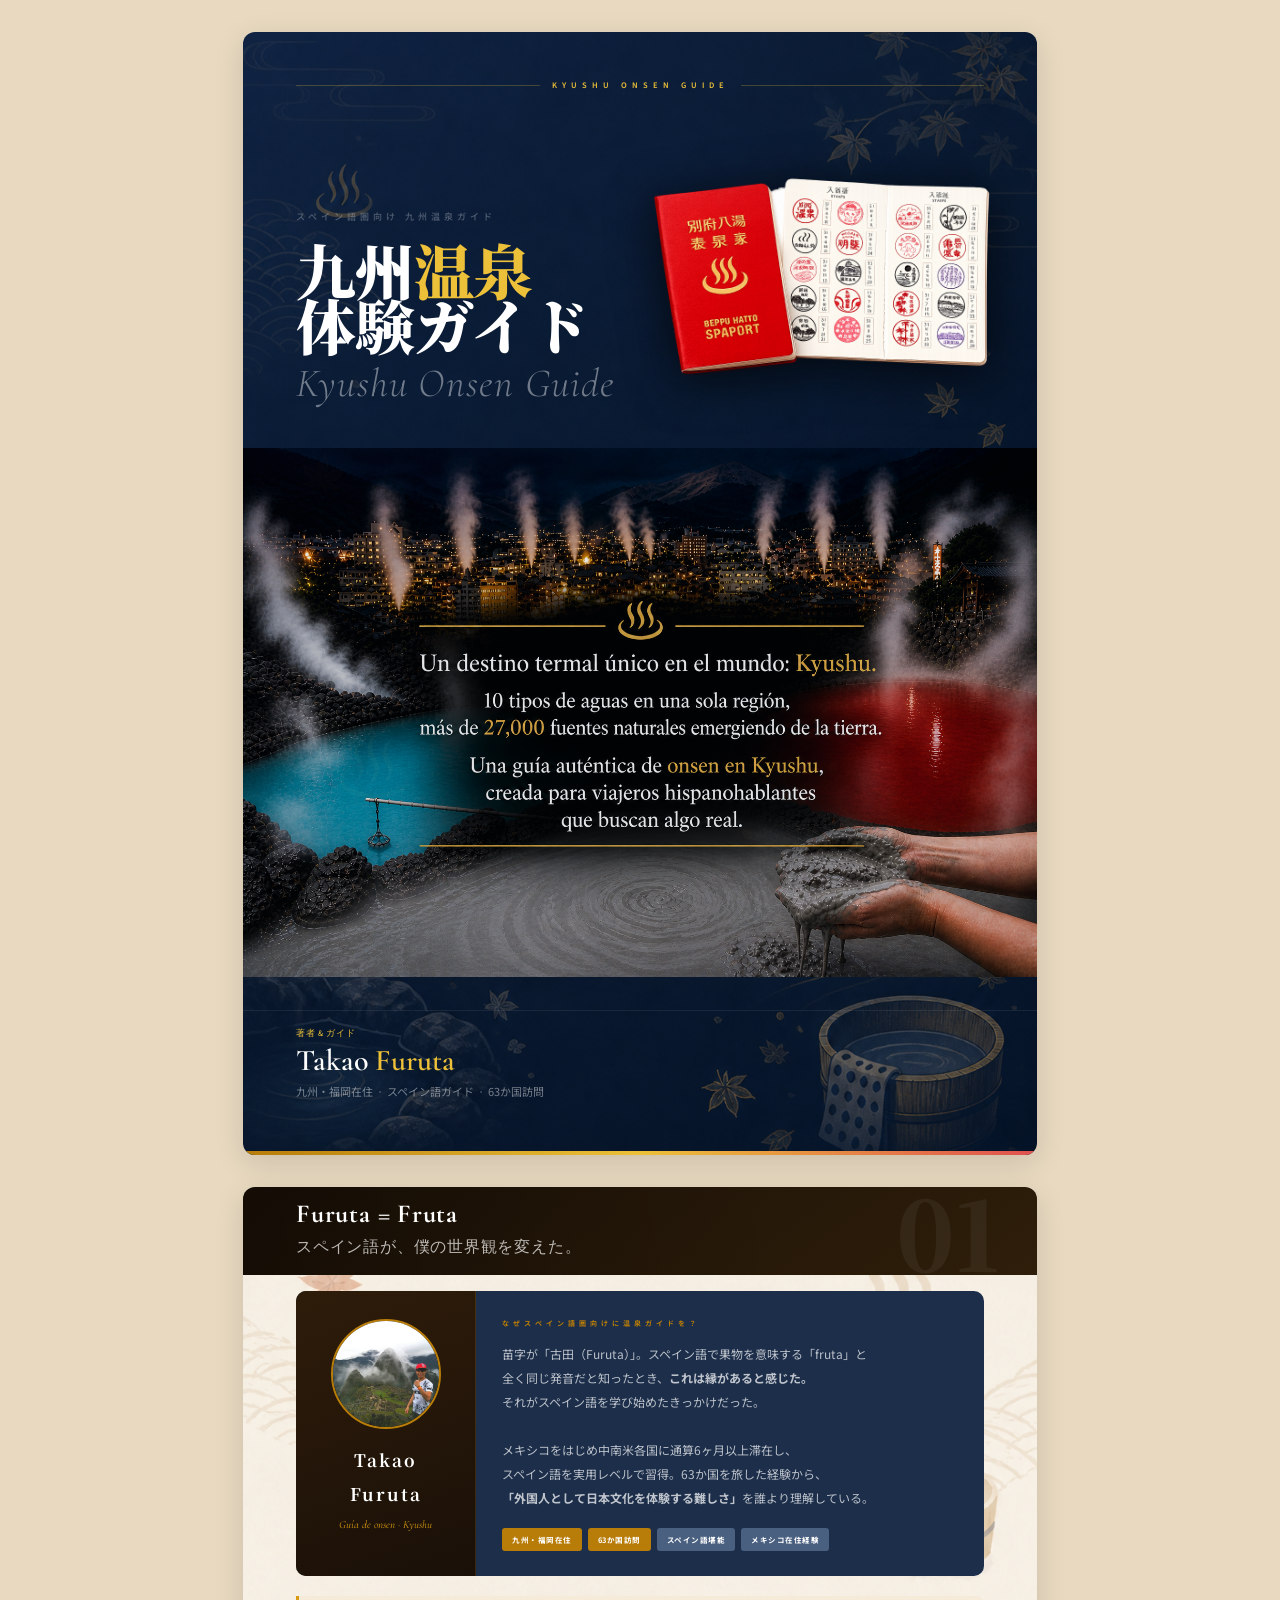
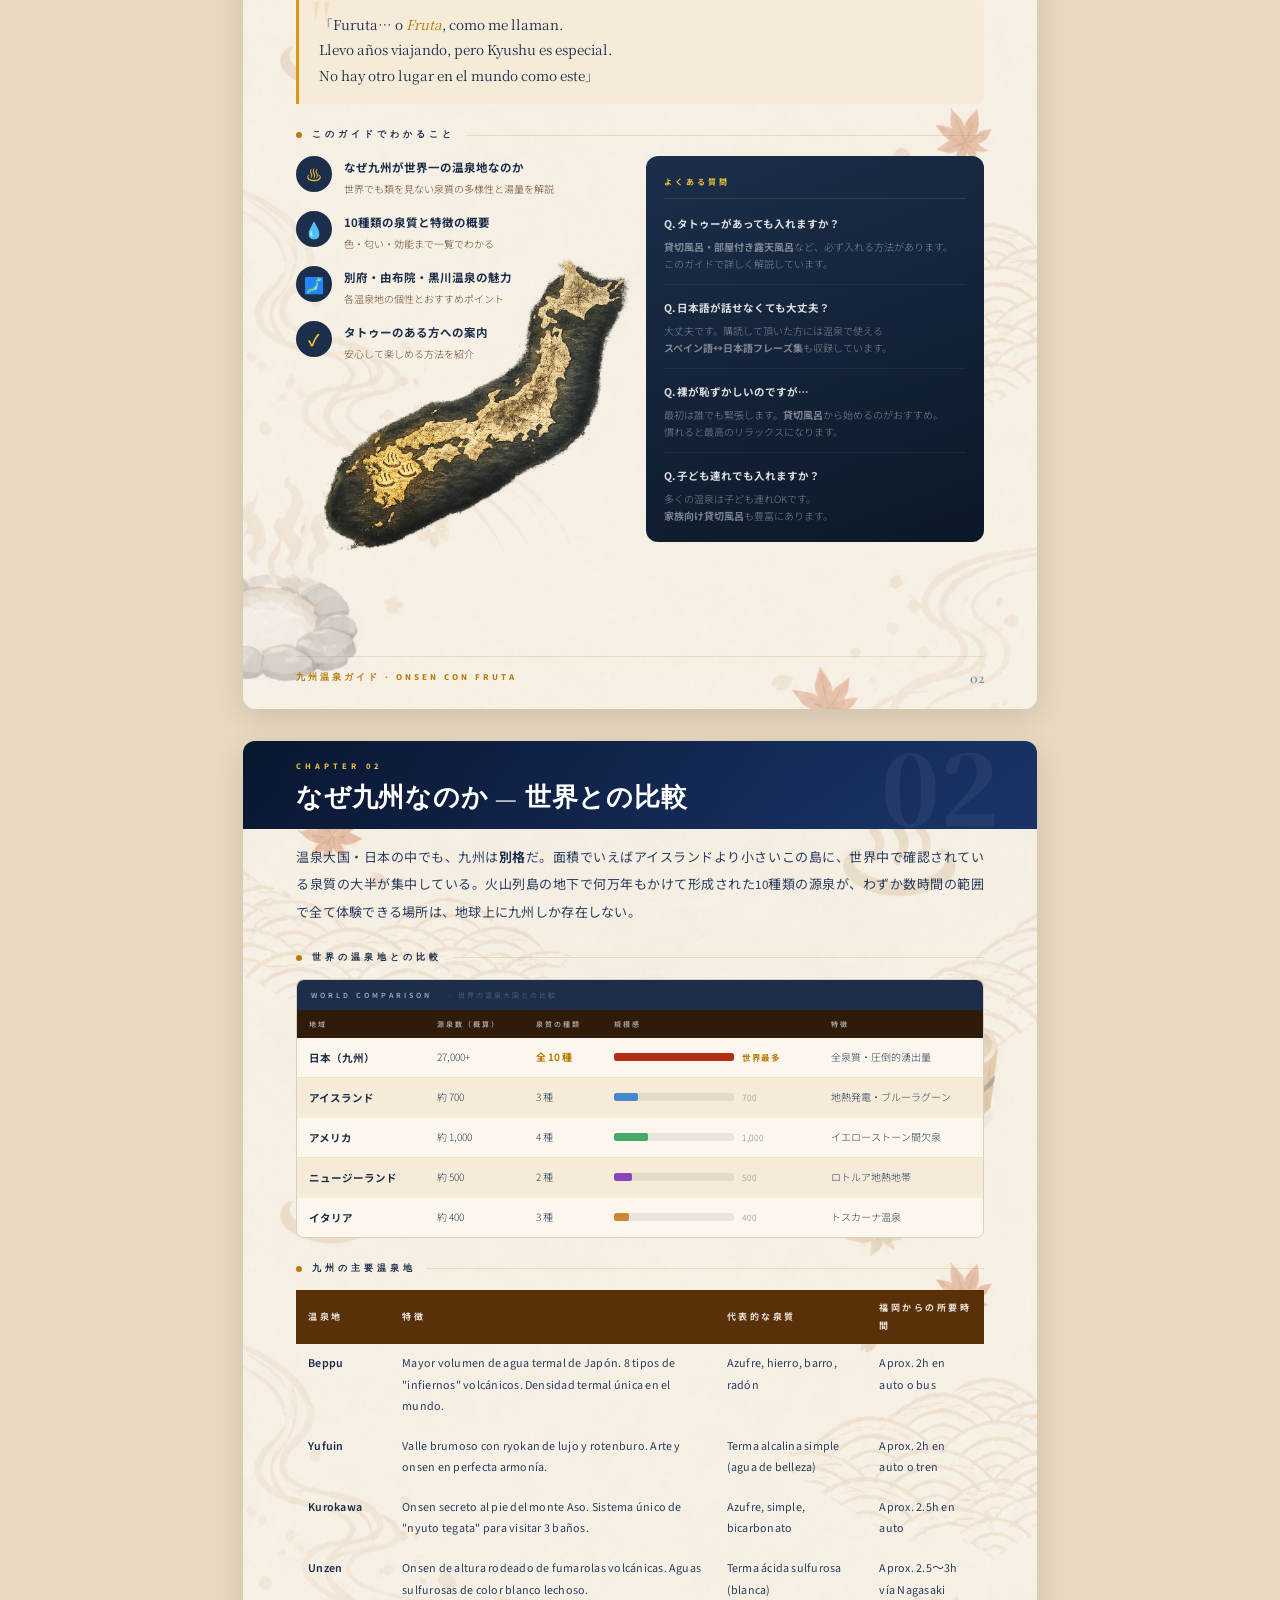
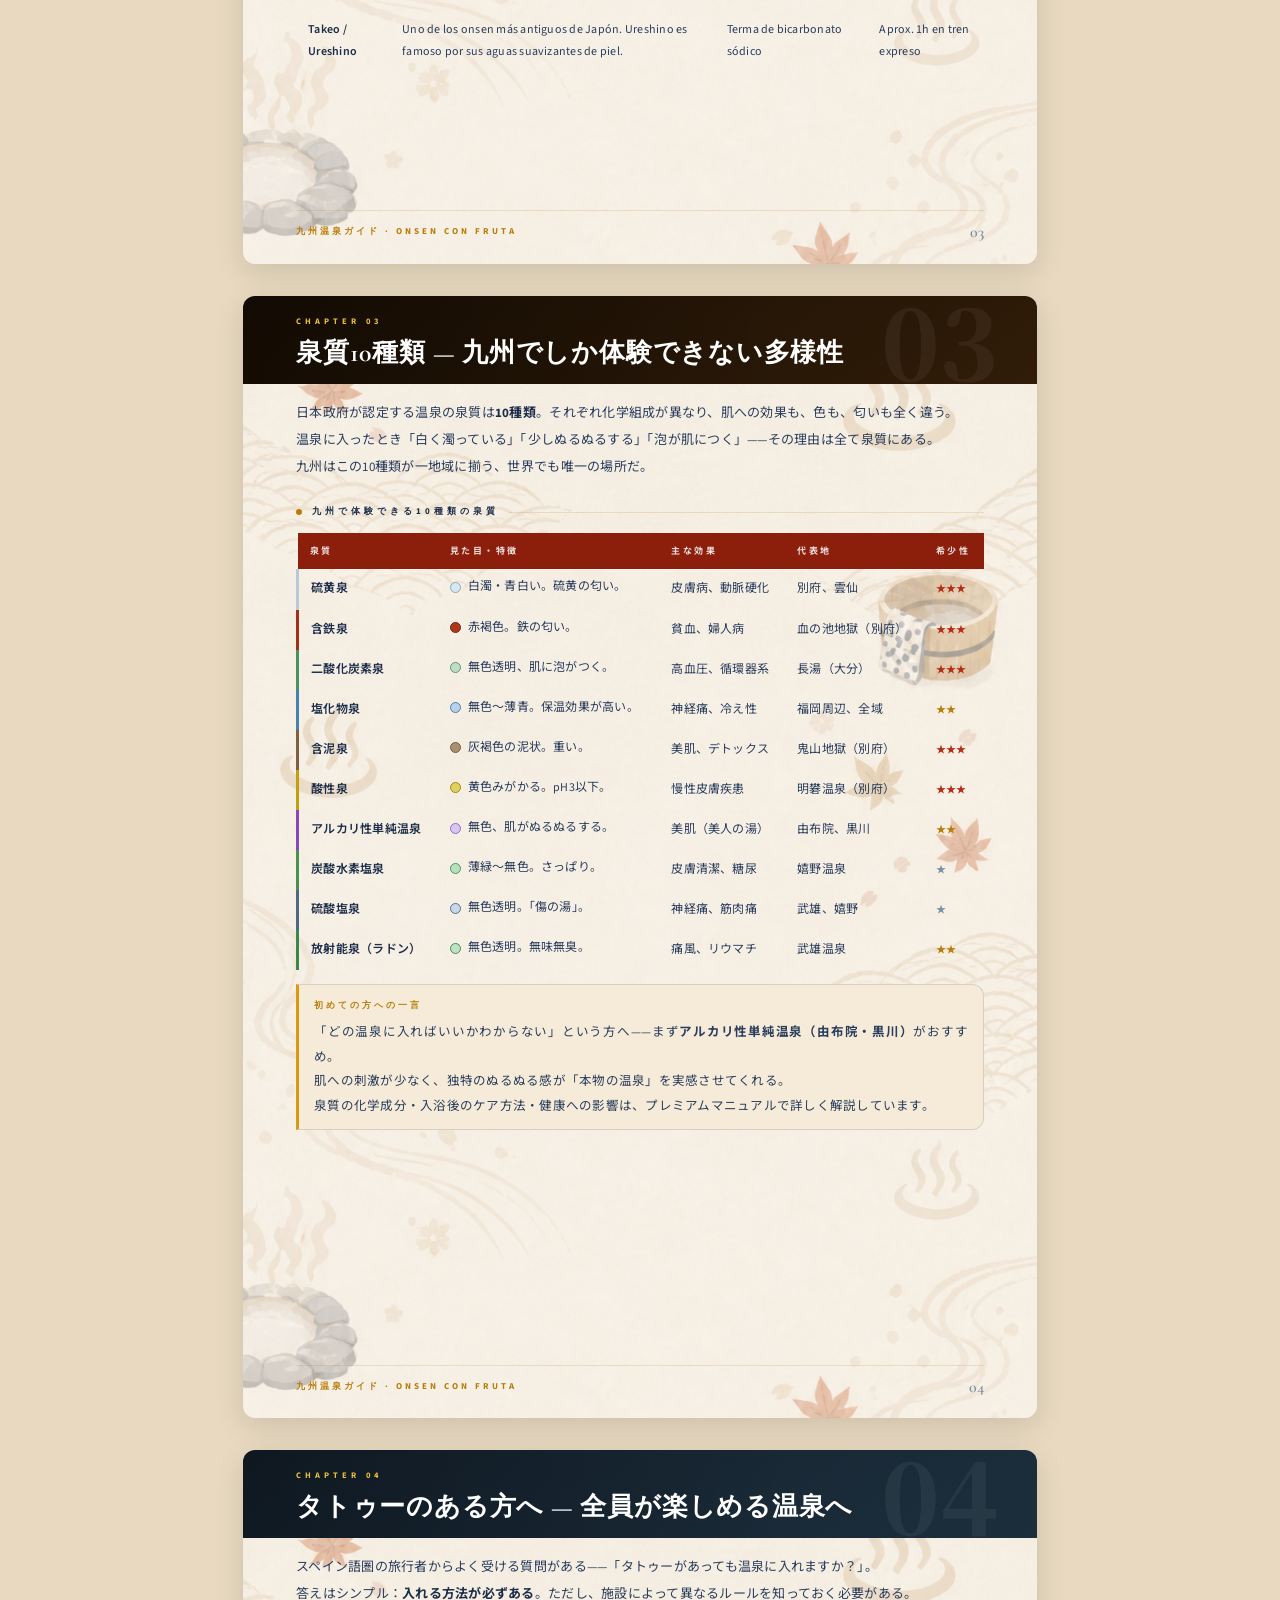
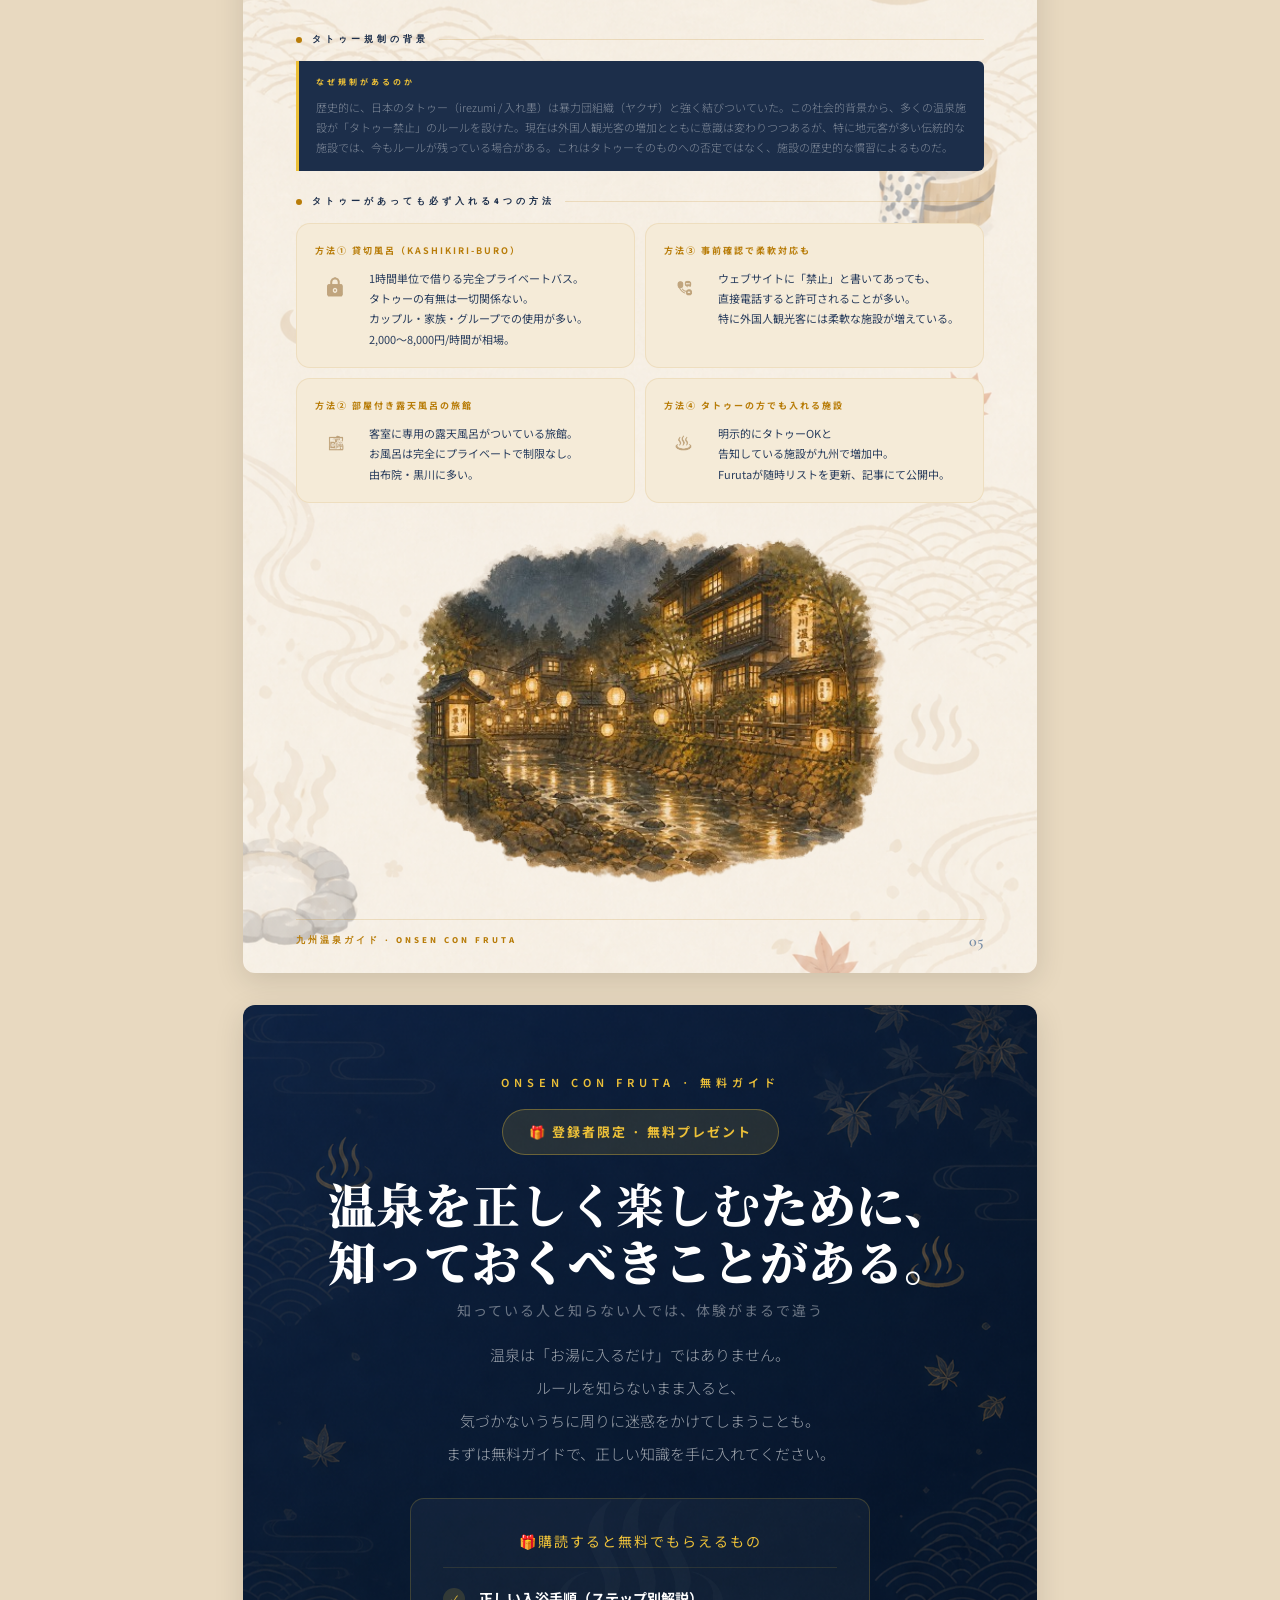
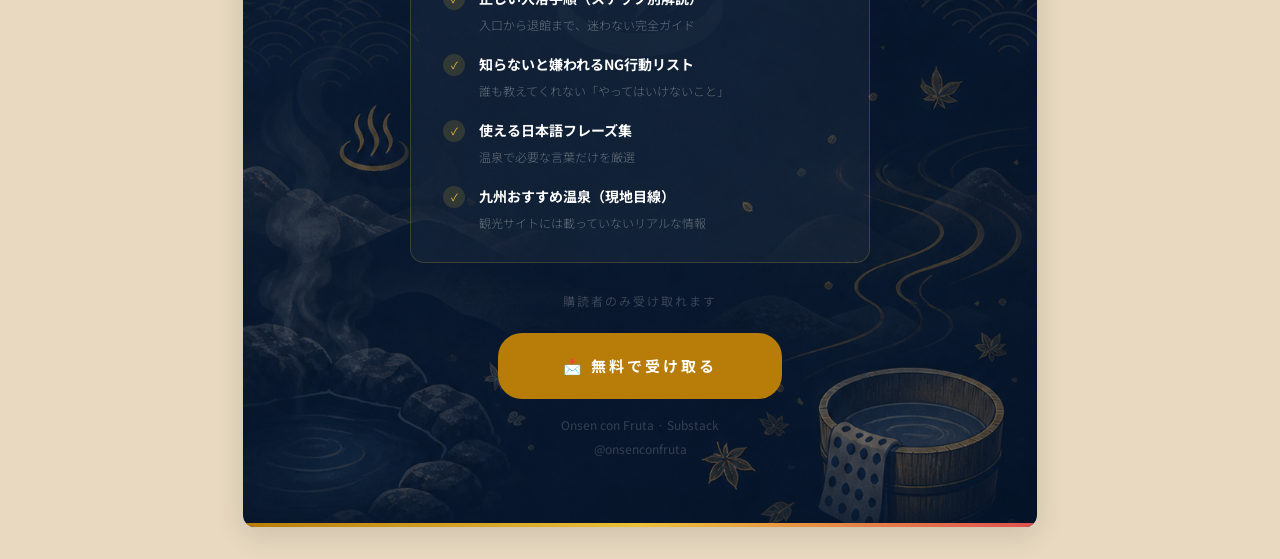
<file: index.html>
<!DOCTYPE html>
<html lang="ja">
<head>
  <meta charset="UTF-8">
  <title>九州温泉ガイド — Takao Furuta</title>

  <!-- CSS読み込み -->
  <link rel="stylesheet" href="style.css">

  <!-- フォント -->
  <link rel="preconnect" href="https://fonts.googleapis.com">
  <link href="https://fonts.googleapis.com/css2?family=Cormorant+Garamond:ital,wght@0,300;0,400;0,600;0,700;1,400;1,600&family=Noto+Serif+JP:wght@300;400;600;700;900&family=Noto+Sans+JP:wght@300;400;500;700&family=Source+Sans+3:wght@300;400;600;700&display=swap" rel="stylesheet">

  <style>
</style>
</head>
<body>


<div class="page p-cover">

  <div class="cv-top">
    <div class="cv-top-line"></div>
    <div class="cv-top-text">Kyushu Onsen Guide</div>
    <div class="cv-top-line"></div>
  </div>

  <div class="cv-main" style="position:relative;">
    <div class="cv-label">スペイン語圏向け 九州温泉ガイド</div>
    <div class="cv-title-ja">九州<span>温泉</span><br>体験ガイド</div>
    <div class="cv-title-en">Kyushu Onsen Guide</div>
    <div style="position:absolute;top:40px;right:40px;z-index:3;">
  　　<img src="images/pas.png" style="width:350px;height:auto;display:block;filter:drop-shadow(0 8px 24px rgba(0,0,0,.7));">
　　</div>
  </div>

  <div class="cv-scene">
   <img src="images/hyoshi.png" style="width:100%;height:auto;display:block;opacity:0.9;">
   </div>
  <div class="cv-foot">
    <div>
      <div class="cv-by-lbl">著者 &amp; ガイド</div>
      <div class="cv-by-name">Takao&thinsp;<span>Furuta</span></div>
      <div class="cv-by-sub">九州・福岡在住 &nbsp;·&nbsp; スペイン語ガイド &nbsp;·&nbsp; 63か国訪問</div>
    </div>
  </div>

  <div class="cv-bar"></div>
</div>


<!-- PAGE 2 · ABOUT FURUTA -->
<div class="page">
  <div class="ch-opener bg-amber">
  <div class="ch-num-ghost">01</div>
  <div class="ch-opener-content">
    <div class="ch-num">About the guide</div>
    <div class="ch-title">Furuta = Fruta<br><span style="font-size:16px;font-weight:400;opacity:0.7;">スペイン語が、僕の世界観を変えた。</span></div>
  </div>
</div>

<div class="pg">

    <!-- HERO PROFILE -->
    <div style="display:grid;grid-template-columns:180px 1fr;gap:0;background:var(--ink);border-radius:10px;overflow:hidden;margin-bottom:20px;">
      <div style="background:linear-gradient(160deg,#2E1C0A,#1A1008);display:flex;flex-direction:column;align-items:center;justify-content:center;padding:28px 20px;border-right:1px solid rgba(236,192,56,.12);">
      <div style="width:110px;height:110px;border-radius:50%;overflow:hidden;border:2px solid var(--amber);margin-bottom:14px;flex-shrink:0;">
       <img src="images/profile.png" style="width:100%;height:100%;object-fit:cover;object-position:center top;">
      </div>
  <div style="font-family:'Noto Serif JP',serif;font-size:17px;font-weight:700;color:#fff;letter-spacing:2px;margin-bottom:3px;text-align:center;">Takao Furuta</div>
  <div style="font-family:'Cormorant Garamond',serif;font-size:11px;font-style:italic;color:var(--amber2);text-align:center;margin-bottom:12px;">Guía de onsen · Kyushu</div>
</div>
      <div style="padding:24px 26px;display:flex;flex-direction:column;justify-content:center;">
        <div style="font-size:7px;font-weight:700;letter-spacing:4px;text-transform:uppercase;color:var(--amber);margin-bottom:12px;">なぜスペイン語圏向けに温泉ガイドを？</div>
        <div style="font-size:11px;font-weight:300;line-height:2;color:rgba(255,255,255,.42);margin-bottom:18px;">
          苗字が「古田（Furuta）」。スペイン語で果物を意味する「fruta」と<br>全く同じ発音だと知ったとき、<strong style="color:rgba(255,255,255,.72);font-weight:700;">これは縁があると感じた。<br></strong>それがスペイン語を学び始めたきっかけだった。<br><br>
          メキシコをはじめ中南米各国に通算6ヶ月以上滞在し、<br>スペイン語を実用レベルで習得。63か国を旅した経験から、<br><strong style="color:rgba(255,255,255,.72);font-weight:700;">「外国人として日本文化を体験する難しさ」</strong>を誰より理解している。
        </div>
        <div style="display:flex;flex-wrap:wrap;gap:6px;">
          <span style="font-size:7.5px;font-weight:700;letter-spacing:.5px;padding:4px 10px;border-radius:3px;color:#fff;background:var(--amber);">九州・福岡在住</span>
          <span style="font-size:7.5px;font-weight:700;letter-spacing:.5px;padding:4px 10px;border-radius:3px;color:#fff;background:var(--amber);">63か国訪問</span>
          <span style="font-size:7.5px;font-weight:700;letter-spacing:.5px;padding:4px 10px;border-radius:3px;color:#fff;background:var(--ink3);">スペイン語堪能</span>
          <span style="font-size:7.5px;font-weight:700;letter-spacing:.5px;padding:4px 10px;border-radius:3px;color:#fff;background:var(--ink3);">メキシコ在住経験</span>
        </div>
      </div>
    </div>

    <!-- QUOTE -->
    <div style="border-left:3px solid var(--amber2);padding:16px 20px;background:var(--paper);border-radius:0 8px 8px 0;margin-bottom:20px;position:relative;">
      <div style="font-size:72px;font-family:'Cormorant Garamond',serif;color:rgba(184,124,8,.10);position:absolute;top:-8px;left:12px;line-height:1;">"</div>
      <p style="font-family:'Noto Serif JP',serif;font-size:13.5px;font-weight:400;color:var(--ink);line-height:1.9;position:relative;z-index:1;">
        「Furuta… o <em style="font-style:italic;color:var(--amber);">Fruta</em>, como me llaman.<br>
        Llevo años viajando, pero Kyushu es especial.<br>
        No hay otro lugar en el mundo como este」
      </p>
    </div>

    <div class="lbl">このガイドでわかること</div>
    <div class="two" style="margin-bottom:14px;align-items:start;">

      <!-- 無料リスト -->
      <div style="display:flex;flex-direction:column;gap:14px;">
        <div style="display:flex;align-items:flex-start;gap:12px;">
          <div style="width:36px;height:36px;border-radius:50%;background:#1C2E4A;display:flex;align-items:center;justify-content:center;flex-shrink:0;font-size:16px;color:#ECC038;">&#9832;</div>
          <div>
            <div style="font-size:11.5px;font-weight:700;color:#1C2E4A;margin-bottom:2px;">なぜ九州が世界一の温泉地なのか</div>
            <div style="font-size:10px;font-weight:300;color:#6A4A2A;line-height:1.6;">世界でも類を見ない泉質の多様性と湯量を解説</div>
          </div>
        </div>
        <div style="display:flex;align-items:flex-start;gap:12px;">
          <div style="width:36px;height:36px;border-radius:50%;background:#1C2E4A;display:flex;align-items:center;justify-content:center;flex-shrink:0;font-size:16px;">💧</div>
          <div>
            <div style="font-size:11.5px;font-weight:700;color:#1C2E4A;margin-bottom:2px;">10種類の泉質と特徴の概要</div>
            <div style="font-size:10px;font-weight:300;color:#6A4A2A;line-height:1.6;">色・匂い・効能まで一覧でわかる</div>
          </div>
        </div>
        <div style="display:flex;align-items:flex-start;gap:12px;">
          <div style="width:36px;height:36px;border-radius:50%;background:#1C2E4A;display:flex;align-items:center;justify-content:center;flex-shrink:0;font-size:16px;">🗾</div>
          <div>
            <div style="font-size:11.5px;font-weight:700;color:#1C2E4A;margin-bottom:2px;">別府・由布院・黒川温泉の魅力</div>
            <div style="font-size:10px;font-weight:300;color:#6A4A2A;line-height:1.6;">各温泉地の個性とおすすめポイント</div>
          </div>
        </div>
        <div style="display:flex;align-items:flex-start;gap:12px;">
          <div style="width:36px;height:36px;border-radius:50%;background:#1C2E4A;display:flex;align-items:center;justify-content:center;flex-shrink:0;font-size:16px;color:#ECC038;font-weight:700;">✓</div>
          <div>
            <div style="font-size:11.5px;font-weight:700;color:#1C2E4A;margin-bottom:2px;">タトゥーのある方への案内</div>
            <div style="font-size:10px;font-weight:300;color:#6A4A2A;line-height:1.6;">安心して楽しめる方法を紹介</div>
          </div>
        </div>
      </div>

      <!-- プレミアム -->
      <div style="background:linear-gradient(160deg,#1C2E4A,#0C1828);border-radius:12px;padding:18px;">
  <div style="font-size:8px;font-weight:700;letter-spacing:3px;text-transform:uppercase;color:#ECC038;margin-bottom:14px;padding-bottom:8px;border-bottom:1px solid rgba(236,192,56,.15);">よくある質問</div>

  <div style="display:flex;flex-direction:column;gap:12px;">

    <div>
      <div style="font-size:10.5px;font-weight:700;color:rgba(255,255,255,.85);margin-bottom:4px;">Q. タトゥーがあっても入れますか？</div>
      <div style="font-size:10px;font-weight:300;color:rgba(255,255,255,.45);line-height:1.7;"><strong>貸切風呂・部屋付き露天風呂</strong>など、必ず入れる方法があります。<br>このガイドで詳しく解説しています。</div>
    </div>

    <div style="border-top:1px solid rgba(255,255,255,.06);padding-top:12px;">
      <div style="font-size:10.5px;font-weight:700;color:rgba(255,255,255,.85);margin-bottom:4px;">Q. 日本語が話せなくても大丈夫？</div>
      <div style="font-size:10px;font-weight:300;color:rgba(255,255,255,.45);line-height:1.7;">大丈夫です。購読して頂いた方には温泉で使える<br><strong>スペイン語↔日本語フレーズ集</strong>も収録しています。</div>
    </div>

    <div style="border-top:1px solid rgba(255,255,255,.06);padding-top:12px;">
      <div style="font-size:10.5px;font-weight:700;color:rgba(255,255,255,.85);margin-bottom:4px;">Q. 裸が恥ずかしいのですが…</div>
      <div style="font-size:10px;font-weight:300;color:rgba(255,255,255,.45);line-height:1.7;">最初は誰でも緊張します。<strong>貸切風呂</strong>から始めるのがおすすめ。<br>慣れると最高のリラックスになります。</div>
    </div>

    <div style="border-top:1px solid rgba(255,255,255,.06);padding-top:12px;">
      <div style="font-size:10.5px;font-weight:700;color:rgba(255,255,255,.85);margin-bottom:4px;">Q. 子ども連れでも入れますか？</div>
      <div style="font-size:10px;font-weight:300;color:rgba(255,255,255,.45);line-height:1.7;">多くの温泉は子ども連れOKです。<br><strong>家族向け貸切風呂</strong>も豊富にあります。</div>
    </div>

  </div>
</div>

    </div>
    <!-- 九州画像 -->
    <div style="margin-top:-320px;margin-left:-90px;">
      <img src="images/kyushu.png" style="width:62%;height:auto;display:block;border-radius:10px;opacity:0.9;">
    </div>
  </div>

  <div class="pg-foot"><span class="pf-br">九州温泉ガイド · Onsen con Fruta</span><span class="pf-n">02</span></div>
</div>


<!-- PAGE 3 · WHY KYUSHU -->
<div class="page">
  <div class="ch-opener bg-ocean">
    <div class="ch-num-ghost">02</div>
    <div class="ch-opener-content">
      <div class="ch-num">Chapter 02</div>
      <div class="ch-title">なぜ九州なのか — 世界との比較</div>
    </div>
  </div>

  <div class="pg">
    <p class="bp" style="margin-bottom:14px;">
      温泉大国・日本の中でも、九州は<strong>別格</strong>だ。面積でいえばアイスランドより小さいこの島に、世界中で確認されている泉質の大半が集中している。火山列島の地下で何万年もかけて形成された10種類の源泉が、わずか数時間の範囲で全て体験できる場所は、地球上に九州しか存在しない。
    </p>

<div class="lbl">世界の温泉地との比較</div>

    <div style="margin-bottom:14px;background:var(--paper);border:1.5px solid var(--border);border-radius:8px;overflow:hidden;">
      <div style="background:var(--ink);padding:8px 14px;display:flex;align-items:center;gap:16px;">
        <span style="font-size:7px;font-weight:700;letter-spacing:3px;text-transform:uppercase;color:rgba(255,255,255,.55);">World Comparison</span>
        <span style="font-size:7px;color:rgba(255,255,255,.22);letter-spacing:2px;">· 世界の温泉大国との比較</span>
      </div>
      <table style="width:100%;border-collapse:collapse;font-size:10px;">
        <thead>
          <tr style="background:#2E1C08;">
            <th style="padding:7px 12px;text-align:left;font-size:7px;letter-spacing:2px;font-weight:700;text-transform:uppercase;color:rgba(255,255,255,.55);">地域</th>
            <th style="padding:7px 12px;text-align:left;font-size:7px;letter-spacing:2px;font-weight:700;text-transform:uppercase;color:rgba(255,255,255,.55);">源泉数（概算）</th>
            <th style="padding:7px 12px;text-align:left;font-size:7px;letter-spacing:2px;font-weight:700;text-transform:uppercase;color:rgba(255,255,255,.55);">泉質の種類</th>
            <th style="padding:7px 12px;text-align:left;font-size:7px;letter-spacing:2px;font-weight:700;text-transform:uppercase;color:rgba(255,255,255,.55);">規模感</th>
            <th style="padding:7px 12px;text-align:left;font-size:7px;letter-spacing:2px;font-weight:700;text-transform:uppercase;color:rgba(255,255,255,.55);">特徴</th>
          </tr>
        </thead>
        <tbody>
          <!-- 日本（九州） -->
          <tr style="background:var(--page);border-bottom:1px solid var(--rule2);">
            <td style="padding:9px 12px;font-weight:700;color:var(--ink);font-size:10.5px;">日本（九州）</td>
            <td style="padding:9px 12px;color:var(--ink2);font-weight:300;">27,000+</td>
            <td style="padding:9px 12px;">
              <span style="color:var(--amber);font-weight:700;">全 10 種</span>
            </td>
            <td style="padding:9px 12px;">
              <div style="display:flex;align-items:center;gap:8px;">
                <div style="width:120px;height:8px;background:rgba(28,16,8,.08);border-radius:2px;overflow:hidden;">
                  <div style="height:100%;width:100%;background:var(--red);border-radius:2px;"></div>
                </div>
                <span style="font-size:8.5px;color:var(--amber);font-weight:700;letter-spacing:.5px;">世界最多</span>
              </div>
            </td>
            <td style="padding:9px 12px;color:var(--ink2);font-weight:300;font-size:10px;">全泉質・圧倒的湧出量</td>
          </tr>
          <!-- アイスランド -->
          <tr style="background:var(--paper);border-bottom:1px solid var(--rule2);">
            <td style="padding:9px 12px;font-weight:700;color:var(--ink);font-size:10.5px;">アイスランド</td>
            <td style="padding:9px 12px;color:var(--ink2);font-weight:300;">約 700</td>
            <td style="padding:9px 12px;color:var(--ink2);font-weight:300;">3 種</td>
            <td style="padding:9px 12px;">
              <div style="display:flex;align-items:center;gap:8px;">
                <div style="width:120px;height:8px;background:rgba(28,16,8,.08);border-radius:2px;overflow:hidden;">
                  <div style="height:100%;width:20%;background:#4488CC;border-radius:2px;"></div>
                </div>
                <span style="font-size:8.5px;color:var(--mist);font-weight:300;">700</span>
              </div>
            </td>
            <td style="padding:9px 12px;color:var(--ink2);font-weight:300;font-size:10px;">地熱発電・ブルーラグーン</td>
          </tr>
          <!-- アメリカ -->
          <tr style="background:var(--page);border-bottom:1px solid var(--rule2);">
            <td style="padding:9px 12px;font-weight:700;color:var(--ink);font-size:10.5px;">アメリカ</td>
            <td style="padding:9px 12px;color:var(--ink2);font-weight:300;">約 1,000</td>
            <td style="padding:9px 12px;color:var(--ink2);font-weight:300;">4 種</td>
            <td style="padding:9px 12px;">
              <div style="display:flex;align-items:center;gap:8px;">
                <div style="width:120px;height:8px;background:rgba(28,16,8,.08);border-radius:2px;overflow:hidden;">
                  <div style="height:100%;width:28%;background:#44AA66;border-radius:2px;"></div>
                </div>
                <span style="font-size:8.5px;color:var(--mist);font-weight:300;">1,000</span>
              </div>
            </td>
            <td style="padding:9px 12px;color:var(--ink2);font-weight:300;font-size:10px;">イエローストーン間欠泉</td>
          </tr>
          <!-- ニュージーランド -->
          <tr style="background:var(--paper);border-bottom:1px solid var(--rule2);">
            <td style="padding:9px 12px;font-weight:700;color:var(--ink);font-size:10.5px;">ニュージーランド</td>
            <td style="padding:9px 12px;color:var(--ink2);font-weight:300;">約 500</td>
            <td style="padding:9px 12px;color:var(--ink2);font-weight:300;">2 種</td>
            <td style="padding:9px 12px;">
              <div style="display:flex;align-items:center;gap:8px;">
                <div style="width:120px;height:8px;background:rgba(28,16,8,.08);border-radius:2px;overflow:hidden;">
                  <div style="height:100%;width:15%;background:#8844BB;border-radius:2px;"></div>
                </div>
                <span style="font-size:8.5px;color:var(--mist);font-weight:300;">500</span>
              </div>
            </td>
            <td style="padding:9px 12px;color:var(--ink2);font-weight:300;font-size:10px;">ロトルア地熱地帯</td>
          </tr>
          <!-- イタリア -->
          <tr style="background:var(--page);">
            <td style="padding:9px 12px;font-weight:700;color:var(--ink);font-size:10.5px;">イタリア</td>
            <td style="padding:9px 12px;color:var(--ink2);font-weight:300;">約 400</td>
            <td style="padding:9px 12px;color:var(--ink2);font-weight:300;">3 種</td>
            <td style="padding:9px 12px;">
              <div style="display:flex;align-items:center;gap:8px;">
                <div style="width:120px;height:8px;background:rgba(28,16,8,.08);border-radius:2px;overflow:hidden;">
                  <div style="height:100%;width:12%;background:#CC8833;border-radius:2px;"></div>
                </div>
                <span style="font-size:8.5px;color:var(--mist);font-weight:300;">400</span>
              </div>
            </td>
            <td style="padding:9px 12px;color:var(--ink2);font-weight:300;font-size:10px;">トスカーナ温泉</td>
          </tr>
        </tbody>
      </table>
    </div>

    <div class="lbl">九州の主要温泉地</div>
    <table class="t t-amber">
      <thead>
        <tr><th>温泉地</th><th>特徴</th><th>代表的な泉質</th><th>福岡からの所要時間</th></tr>
      </thead>
      <tbody>
        <tr>
  <td>Beppu</td>
  <td>Mayor volumen de agua termal de Japón. 8 tipos de "infiernos" volcánicos. Densidad termal única en el mundo.</td>
  <td>Azufre, hierro, barro, radón</td>
  <td>Aprox. 2h en auto o bus</td>
</tr>
<tr>
  <td>Yufuin</td>
  <td>Valle brumoso con ryokan de lujo y rotenburo. Arte y onsen en perfecta armonía.</td>
  <td>Terma alcalina simple (agua de belleza)</td>
  <td>Aprox. 2h en auto o tren</td>
</tr>
<tr>
  <td>Kurokawa</td>
  <td>Onsen secreto al pie del monte Aso. Sistema único de "nyuto tegata" para visitar 3 baños.</td>
  <td>Azufre, simple, bicarbonato</td>
  <td>Aprox. 2.5h en auto</td>
</tr>
<tr>
  <td>Unzen</td>
  <td>Onsen de altura rodeado de fumarolas volcánicas. Aguas sulfurosas de color blanco lechoso.</td>
  <td>Terma ácida sulfurosa (blanca)</td>
  <td>Aprox. 2.5〜3h vía Nagasaki</td>
</tr>
<tr>
  <td>Takeo / Ureshino</td>
  <td>Uno de los onsen más antiguos de Japón. Ureshino es famoso por sus aguas suavizantes de piel.</td>
  <td>Terma de bicarbonato sódico</td>
  <td>Aprox. 1h en tren expreso</td>
</tr>
      </tbody>
    </table>

    <!-- <div class="callout callout-gold" style="margin-top:10px;padding:9px 12px;">
      <div class="callout-head" style="font-size:7px;margin-bottom:4px;">Furutaのおすすめルート — 初めての九州温泉</div>
      <p style="font-size:10px;line-height:1.7;">
        <strong>1泊2日:</strong> 別府（地獄巡り + 日帰り入浴）→ 由布院（旅館泊、露天風呂）<br>
        <strong>2泊3日:</strong> 上記に黒川温泉を追加（入湯手形で3か所巡り）<br>
        <strong>日帰り:</strong> 武雄温泉または嬉野温泉（新幹線で約1時間）
      </p>
    </div> -->
  </div>

  <div class="pg-foot"><span class="pf-br">九州温泉ガイド · Onsen con Fruta</span><span class="pf-n">03</span></div>
</div>


<!-- PAGE 4 · 泉質10種類 -->
<div class="page">
  <div class="ch-opener bg-gold">
    <div class="ch-num-ghost">03</div>
    <div class="ch-opener-content">
      <div class="ch-num">Chapter 03</div>
      <div class="ch-title">泉質10種類 — 九州でしか体験できない多様性</div>
    </div>
  </div>

  <div class="pg">
    <p class="bp" style="margin-bottom:14px;">
      日本政府が認定する温泉の泉質は<strong>10種類</strong>。それぞれ化学組成が異なり、肌への効果も、色も、匂いも全く違う。<br>温泉に入ったとき「白く濁っている」「少しぬるぬるする」「泡が肌につく」——その理由は全て泉質にある。<br>九州はこの10種類が一地域に揃う、世界でも唯一の場所だ。
    </p>

    <div class="lbl">九州で体験できる10種類の泉質</div>
    <table class="t t-red" style="margin-bottom:14px;">
      <thead>
        <tr><th>泉質</th><th>見た目・特徴</th><th>主な効果</th><th>代表地</th><th>希少性</th></tr>
      </thead>
      <tbody>
        <tr style="border-left:3px solid #B8CAD8;">
          <td>硫黄泉</td>
          <td><span class="wsw"><span class="wsw-dot" style="background:#D8E8F0;border-color:#8AAABB;"></span>白濁・青白い。硫黄の匂い。</span></td>
          <td>皮膚病、動脈硬化</td>
          <td>別府、雲仙</td>
          <td><span style="font-size:8px;font-weight:700;color:var(--red);">★★★</span></td>
        </tr>
        <tr style="border-left:3px solid #A03018;">
          <td>含鉄泉</td>
          <td><span class="wsw"><span class="wsw-dot" style="background:#B03818;border-color:#782010;"></span>赤褐色。鉄の匂い。</span></td>
          <td>貧血、婦人病</td>
          <td>血の池地獄（別府）</td>
          <td><span style="font-size:8px;font-weight:700;color:var(--red);">★★★</span></td>
        </tr>
        <tr style="border-left:3px solid #4A9060;">
          <td>二酸化炭素泉</td>
          <td><span class="wsw"><span class="wsw-dot" style="background:#C0DCC8;border-color:#5A9870;"></span>無色透明、肌に泡がつく。</span></td>
          <td>高血圧、循環器系</td>
          <td>長湯（大分）</td>
          <td><span style="font-size:8px;font-weight:700;color:var(--red);">★★★</span></td>
        </tr>
        <tr style="border-left:3px solid #4880B0;">
          <td>塩化物泉</td>
          <td><span class="wsw"><span class="wsw-dot" style="background:#B8D0E8;border-color:#5080B0;"></span>無色〜薄青。保温効果が高い。</span></td>
          <td>神経痛、冷え性</td>
          <td>福岡周辺、全域</td>
          <td><span style="font-size:8px;font-weight:700;color:var(--amber);">★★</span></td>
        </tr>
        <tr style="border-left:3px solid #806040;">
          <td>含泥泉</td>
          <td><span class="wsw"><span class="wsw-dot" style="background:#A89070;border-color:#706040;"></span>灰褐色の泥状。重い。</span></td>
          <td>美肌、デトックス</td>
          <td>鬼山地獄（別府）</td>
          <td><span style="font-size:8px;font-weight:700;color:var(--red);">★★★</span></td>
        </tr>
        <tr style="border-left:3px solid #C0A010;">
          <td>酸性泉</td>
          <td><span class="wsw"><span class="wsw-dot" style="background:#E0D060;border-color:#A08810;"></span>黄色みがかる。pH3以下。</span></td>
          <td>慢性皮膚疾患</td>
          <td>明礬温泉（別府）</td>
          <td><span style="font-size:8px;font-weight:700;color:var(--red);">★★★</span></td>
        </tr>
        <tr style="border-left:3px solid #8848B8;">
          <td>アルカリ性単純温泉</td>
          <td><span class="wsw"><span class="wsw-dot" style="background:#D8C8F0;border-color:#9868C8;"></span>無色、肌がぬるぬるする。</span></td>
          <td>美肌（美人の湯）</td>
          <td>由布院、黒川</td>
          <td><span style="font-size:8px;font-weight:700;color:var(--amber);">★★</span></td>
        </tr>
        <tr style="border-left:3px solid #4A9050;">
          <td>炭酸水素塩泉</td>
          <td><span class="wsw"><span class="wsw-dot" style="background:#B8E0C0;border-color:#4A9858;"></span>薄緑〜無色。さっぱり。</span></td>
          <td>皮膚清潔、糖尿</td>
          <td>嬉野温泉</td>
          <td><span style="font-size:8px;font-weight:700;color:var(--mist);">★</span></td>
        </tr>
        <tr style="border-left:3px solid #506888;">
          <td>硫酸塩泉</td>
          <td><span class="wsw"><span class="wsw-dot" style="background:#C8D8E8;border-color:#587090;"></span>無色透明。「傷の湯」。</span></td>
          <td>神経痛、筋肉痛</td>
          <td>武雄、嬉野</td>
          <td><span style="font-size:8px;font-weight:700;color:var(--mist);">★</span></td>
        </tr>
        <tr style="border-left:3px solid #3A8848;">
          <td>放射能泉（ラドン）</td>
          <td><span class="wsw"><span class="wsw-dot" style="background:#C0E0C8;border-color:#409050;"></span>無色透明。無味無臭。</span></td>
          <td>痛風、リウマチ</td>
          <td>武雄温泉</td>
          <td><span style="font-size:8px;font-weight:700;color:var(--amber);">★★</span></td>
        </tr>
      </tbody>
    </table>

    <div class="callout callout-gold">
      <div class="callout-head">初めての方への一言</div>
      <p>「どの温泉に入ればいいかわからない」という方へ——まず<strong>アルカリ性単純温泉（由布院・黒川）</strong>がおすすめ。<br>肌への刺激が少なく、独特のぬるぬる感が「本物の温泉」を実感させてくれる。<br>泉質の化学成分・入浴後のケア方法・健康への影響は、プレミアムマニュアルで詳しく解説しています。</p>
    </div>
  </div>

  <div class="pg-foot"><span class="pf-br">九州温泉ガイド · Onsen con Fruta</span><span class="pf-n">04</span></div>
</div>

<!-- PAGE 5 · TATTOO & PRIVATE -->
<div class="page">
  <div class="ch-opener bg-slate">
    <div class="ch-num-ghost">04</div>
    <div class="ch-opener-content">
      <div class="ch-num">Chapter 04</div>
      <div class="ch-title">タトゥーのある方へ — 全員が楽しめる温泉へ</div>
    </div>
  </div>

  <div class="pg">
    <p class="bp" style="margin-bottom:13px;">
      スペイン語圏の旅行者からよく受ける質問がある——「タトゥーがあっても温泉に入れますか？」。<br>答えはシンプル：<strong>入れる方法が必ずある</strong>。ただし、施設によって異なるルールを知っておく必要がある。
    </p>

    <div class="lbl">タトゥー規制の背景</div>
    <div style="background:var(--ink);border-left:3px solid var(--amber3);border-radius:0 6px 6px 0;padding:13px 17px;margin-bottom:14px;">
      <div style="font-size:8px;font-weight:700;color:var(--amber3);letter-spacing:3px;text-transform:uppercase;margin-bottom:7px;">なぜ規制があるのか</div>
      <p style="font-size:11px;color:rgba(255,255,255,.45);line-height:1.85;font-weight:300;">歴史的に、日本のタトゥー（irezumi / 入れ墨）は暴力団組織（ヤクザ）と強く結びついていた。この社会的背景から、多くの温泉施設が「タトゥー禁止」のルールを設けた。現在は外国人観光客の増加とともに意識は変わりつつあるが、特に地元客が多い伝統的な施設では、今もルールが残っている場合がある。これはタトゥーそのものへの否定ではなく、施設の歴史的な慣習によるものだ。</p>
    </div>

    <div class="lbl">タトゥーがあっても必ず入れる4つの方法</div>
    <div class="two" style="margin-bottom:13px;gap:10px;">

  <!-- 方法① -->
  <div style="background:var(--paper);border-radius:14px;padding:18px;border:1px solid rgba(184,124,8,.12);">
    <div style="font-size:9px;font-weight:700;letter-spacing:2px;color:var(--amber);margin-bottom:8px;">方法① 貸切風呂（KASHIKIRI-BURO）</div>
    <div style="display:flex;gap:14px;align-items:flex-start;">
      <img src="images/icon_1.png" style="width:40px;height:40px;object-fit:contain;flex-shrink:0;">
      <p style="font-size:11px;font-weight:400;line-height:1.85;color:var(--ink2);">1時間単位で借りる完全プライベートバス。<br>タトゥーの有無は一切関係ない。<br>カップル・家族・グループでの使用が多い。<br>2,000〜8,000円/時間が相場。</p>
    </div>
  </div>

  <!-- 方法③ -->
  <div style="background:var(--paper);border-radius:14px;padding:18px;border:1px solid rgba(184,124,8,.12);">
    <div style="font-size:9px;font-weight:700;letter-spacing:2px;color:var(--amber);margin-bottom:8px;">方法③ 事前確認で柔軟対応も</div>
    <div style="display:flex;gap:14px;align-items:flex-start;">
      <img src="images/icon_2.png" style="width:40px;height:40px;object-fit:contain;flex-shrink:0;">
      <p style="font-size:11px;font-weight:400;line-height:1.85;color:var(--ink2);">ウェブサイトに「禁止」と書いてあっても、<br>直接電話すると許可されることが多い。<br>特に外国人観光客には柔軟な施設が増えている。</p>
    </div>
  </div>

  <!-- 方法② -->
  <div style="background:var(--paper);border-radius:14px;padding:18px;border:1px solid rgba(184,124,8,.12);">
    <div style="font-size:9px;font-weight:700;letter-spacing:2px;color:var(--amber);margin-bottom:8px;">方法② 部屋付き露天風呂の旅館</div>
    <div style="display:flex;gap:14px;align-items:flex-start;">
      <img src="images/icon_3.png" style="width:40px;height:40px;object-fit:contain;flex-shrink:0;">
      <p style="font-size:11px;font-weight:400;line-height:1.85;color:var(--ink2);">客室に専用の露天風呂がついている旅館。<br>お風呂は完全にプライベートで制限なし。<br>由布院・黒川に多い。</p>
    </div>
  </div>

  <!-- 方法④ -->
  <div style="background:var(--paper);border-radius:14px;padding:18px;border:1px solid rgba(184,124,8,.12);">
    <div style="font-size:9px;font-weight:700;letter-spacing:2px;color:var(--amber);margin-bottom:8px;">方法④ タトゥーの方でも入れる施設</div>
    <div style="display:flex;gap:14px;align-items:flex-start;">
      <img src="images/icon_4.png" style="width:40px;height:40px;object-fit:contain;flex-shrink:0;">
      <p style="font-size:11px;font-weight:400;line-height:1.85;color:var(--ink2);">明示的にタトゥーOKと<br>告知している施設が九州で増加中。<br>Furutaが随時リストを更新、記事にて公開中。</p>
    </div>
  </div>

    </div><!-- two閉じ -->
  </div><!-- pg閉じ -->

  <div style="text-align:center;margin-top:-35px;">
      <img src="images/kurokawa.png" style="width:75%;height:auto;display:inline-block;">
    </div>

  <div class="pg-foot"><span class="pf-br">九州温泉ガイド · Onsen con Fruta</span><span class="pf-n">05</span></div>
</div>

<!-- PAGE 7 · CTA -->
<div class="page p-cta">
  <div class="cta-watermark">♨</div>
 
  <div class="cta-eyebrow">Onsen con Fruta · 無料ガイド</div>
 
  <div class="cta-free-badge">
    🎁 登録者限定 · 無料プレゼント
  </div>
 
  <div class="cta-title">
    温泉を<strong>正しく楽しむ</strong>ために、<br>知っておくべきことがある。
  </div>
 
  <div class="cta-title-sub">知っている人と知らない人では、体験がまるで違う</div>
 
  <p class="cta-desc">
  温泉は「お湯に入るだけ」ではありません。<br>
  ルールを知らないまま入ると、<br>
  気づかないうちに周りに迷惑をかけてしまうことも。<br>
  まずは無料ガイドで、正しい知識を手に入れてください。
  </p>
 
  <div class="cta-offer-box">
    <div class="cta-offer-head">🎁購読すると無料でもらえるもの</div>
 
    <div class="cta-offer-item">
      <div class="cta-check">✓</div>
      <div class="cta-offer-text">
        <strong>正しい入浴手順（ステップ別解説）</strong>
        <span>入口から退館まで、迷わない完全ガイド</span>
      </div>
    </div>
 
    <div class="cta-offer-item">
      <div class="cta-check">✓</div>
      <div class="cta-offer-text">
        <strong>知らないと嫌われるNG行動リスト</strong>
        <span>誰も教えてくれない「やってはいけないこと」</span>
      </div>
    </div>
 
    <div class="cta-offer-item">
      <div class="cta-check">✓</div>
      <div class="cta-offer-text">
        <strong>使える日本語フレーズ集</strong>
        <span>温泉で必要な言葉だけを厳選</span>
      </div>
    </div>
 
    <div class="cta-offer-item">
      <div class="cta-check">✓</div>
      <div class="cta-offer-text">
        <strong>九州おすすめ温泉（現地目線）</strong>
        <span>観光サイトには載っていないリアルな情報</span>
      </div>
    </div>
  </div>
 
  <div class="cta-limit-note">購読者のみ受け取れます</div>
 
  <a href="https://open.substack.com/pub/takaofurutalatinojapones/p/onsen-con-fruta" target="_blank" class="cta-btn">
  📩 無料で受け取る　
　</a>
 
  <!-- <div class="cta-btn-note">いつでも解除できます</div> -->
 
  <div class="cta-sub">
    Onsen con Fruta · Substack<br>
    @onsenconfruta
  </div>
 
  <div class="cta-bar"></div>
</div>


</body>
</html>
</file>
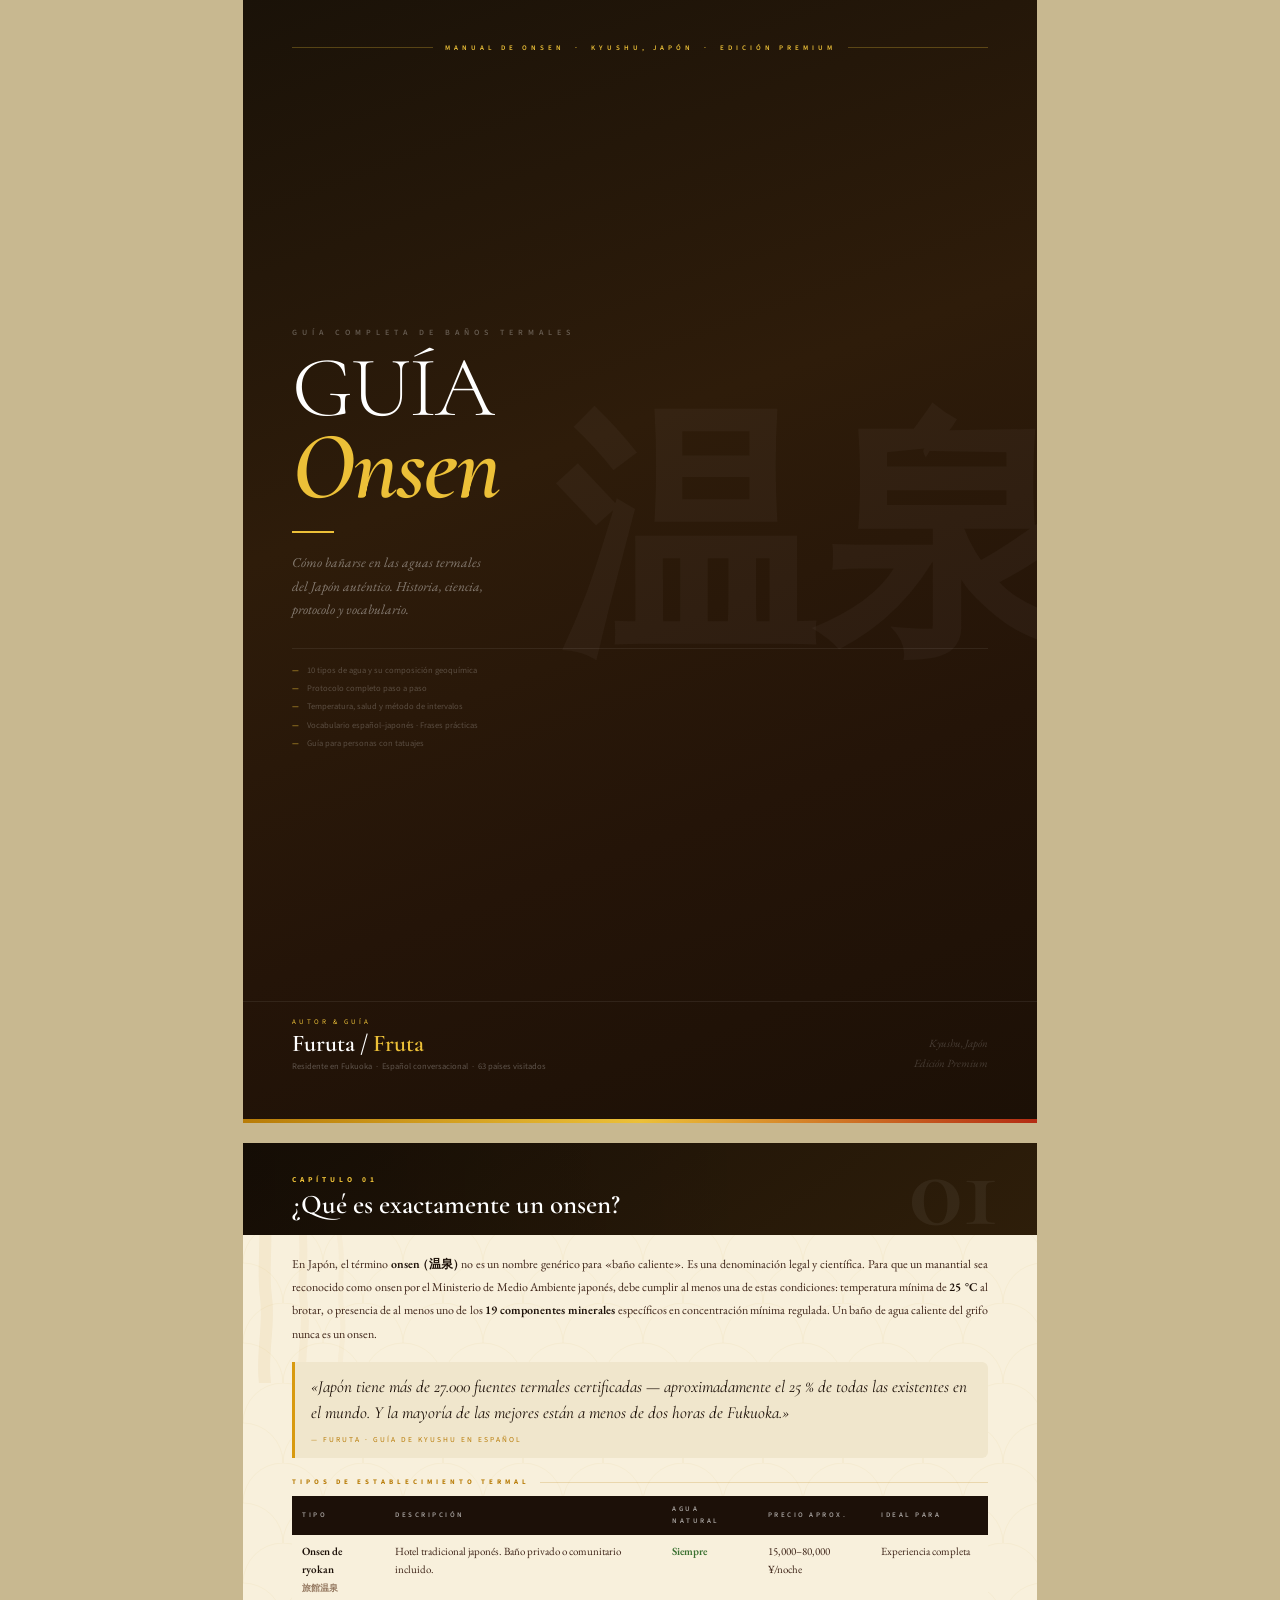
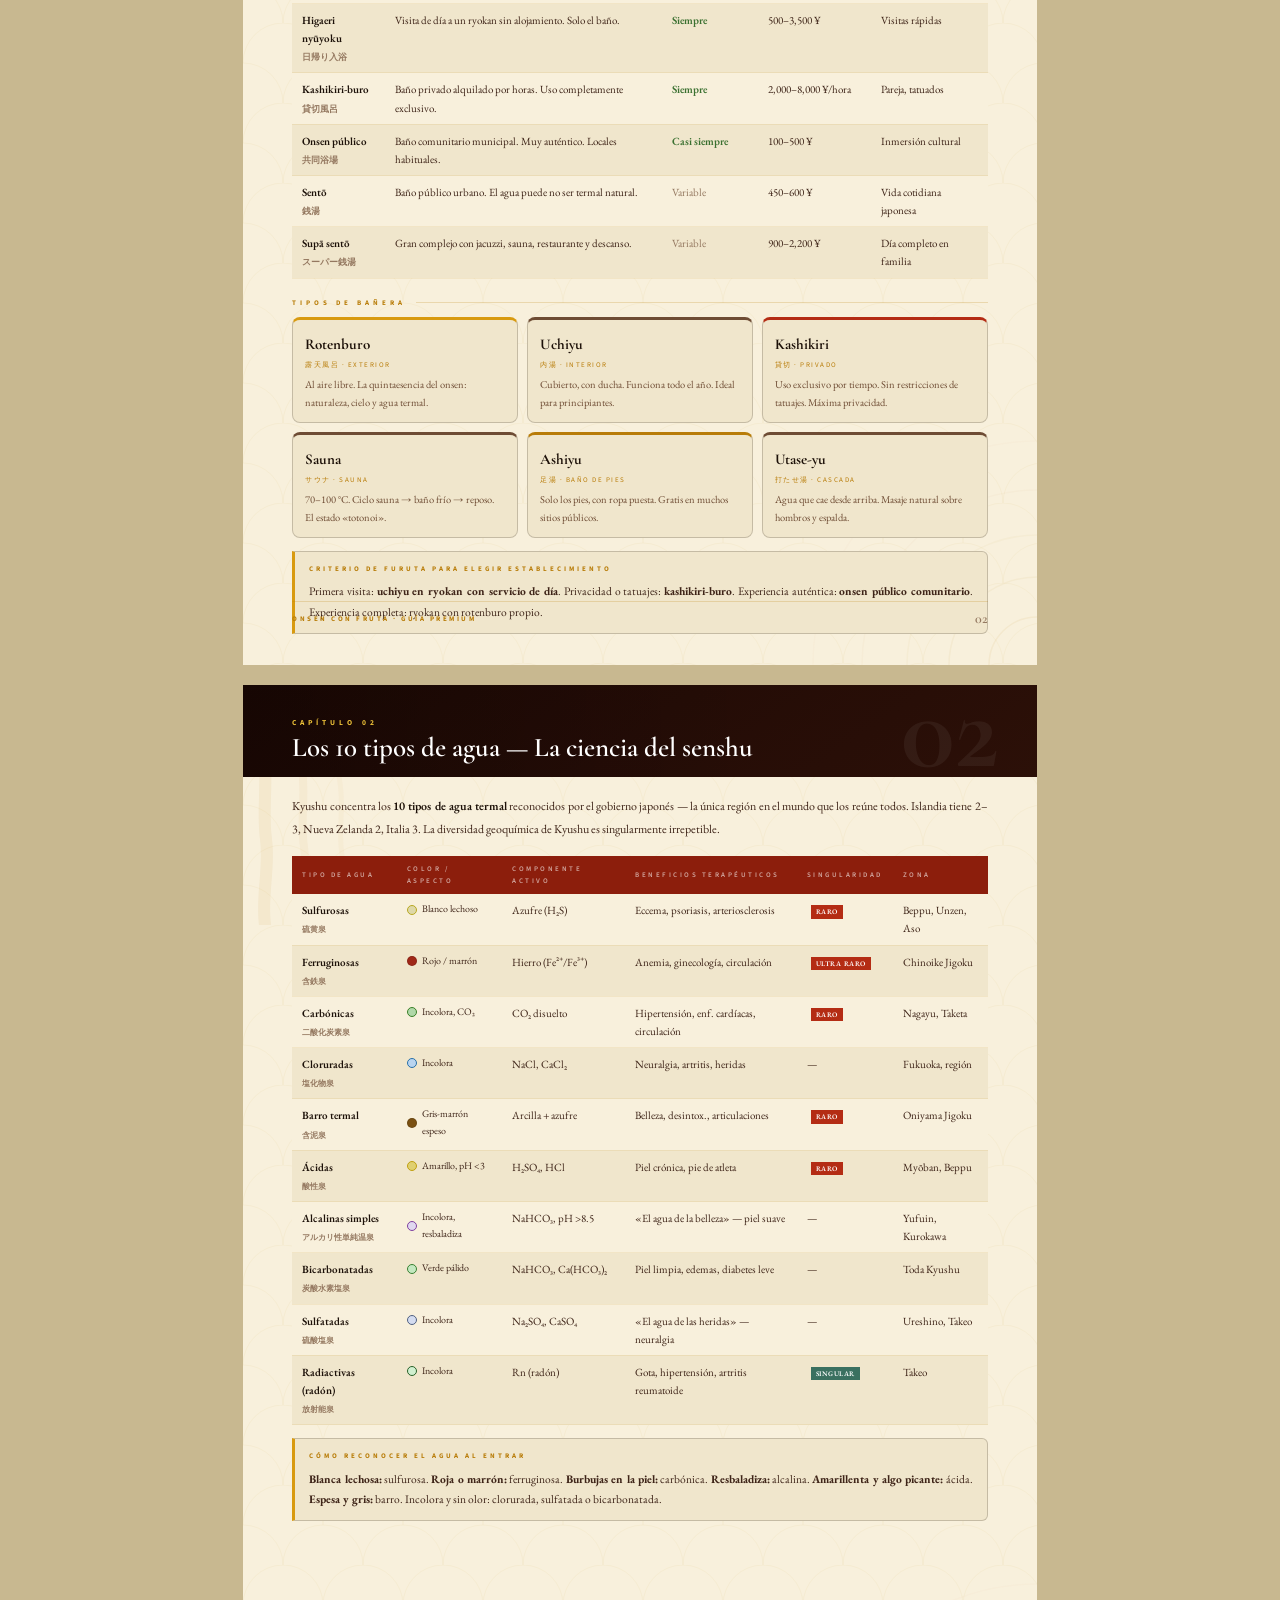
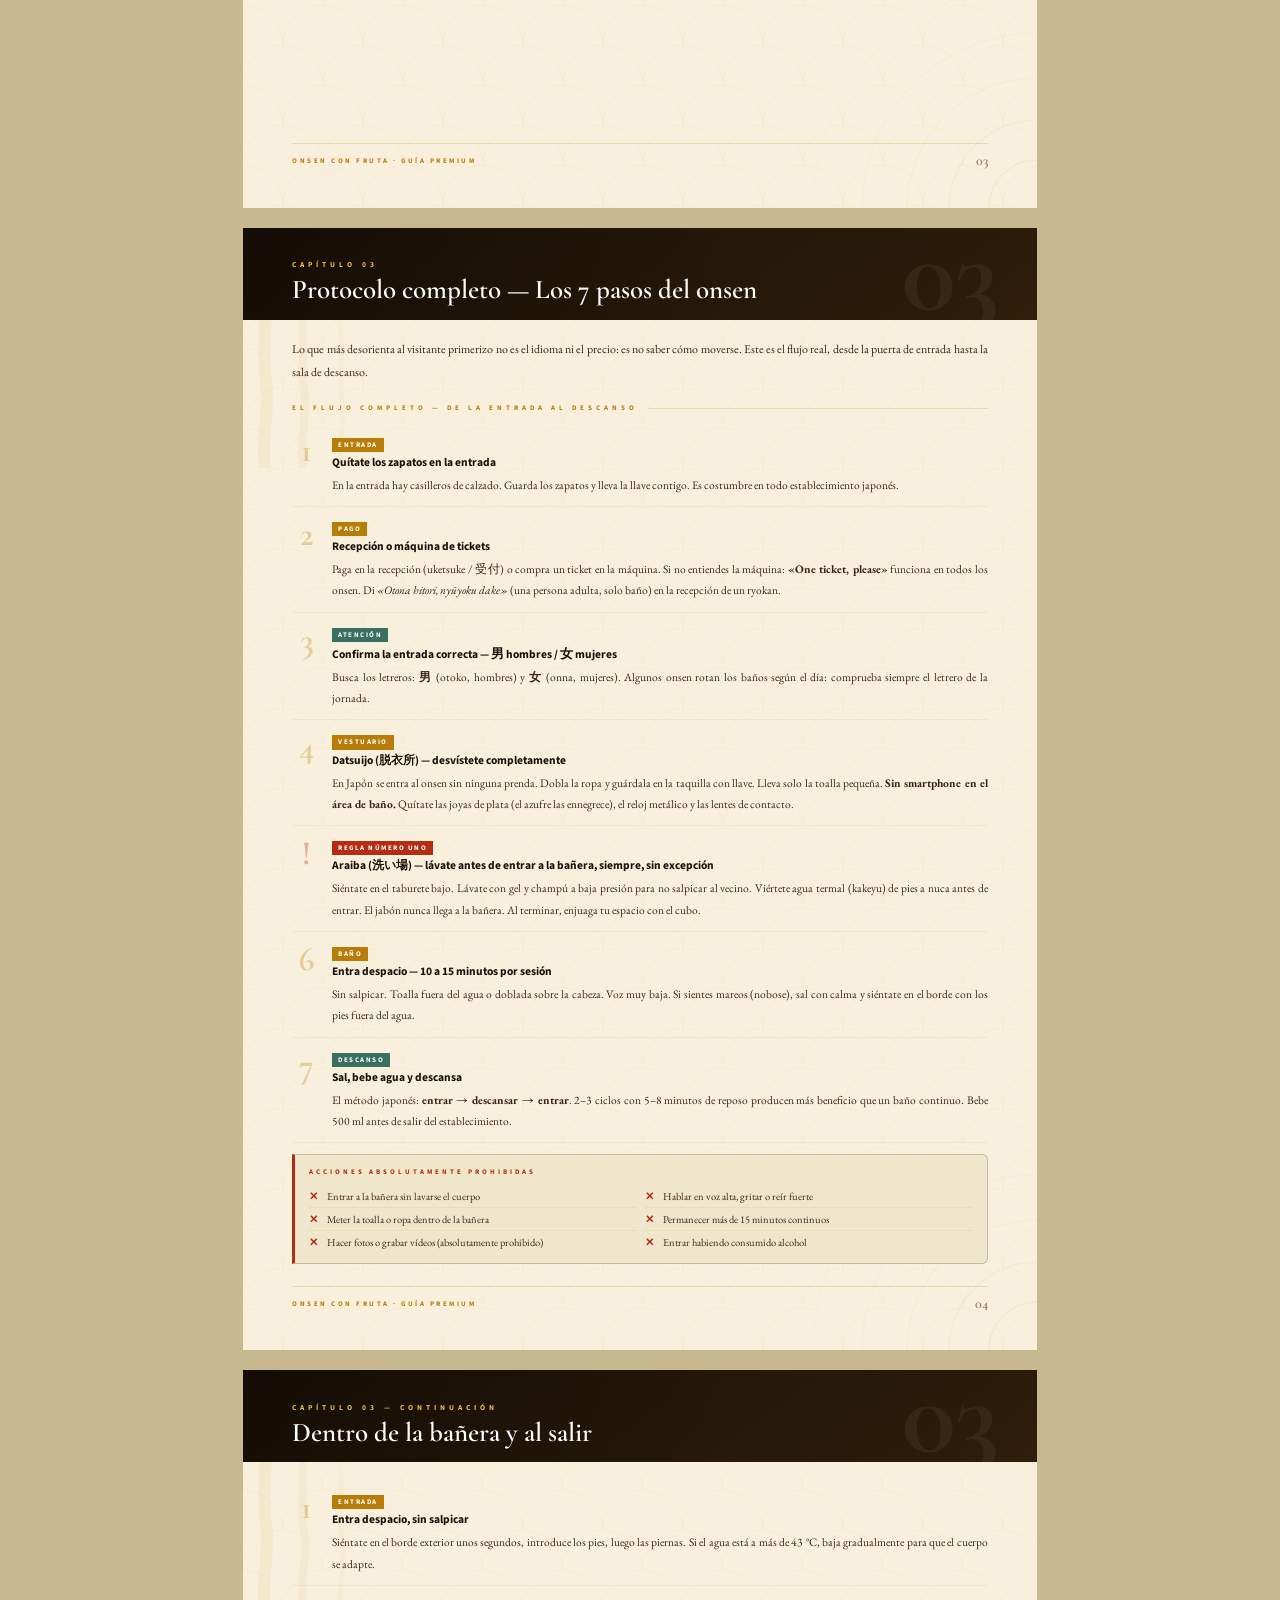
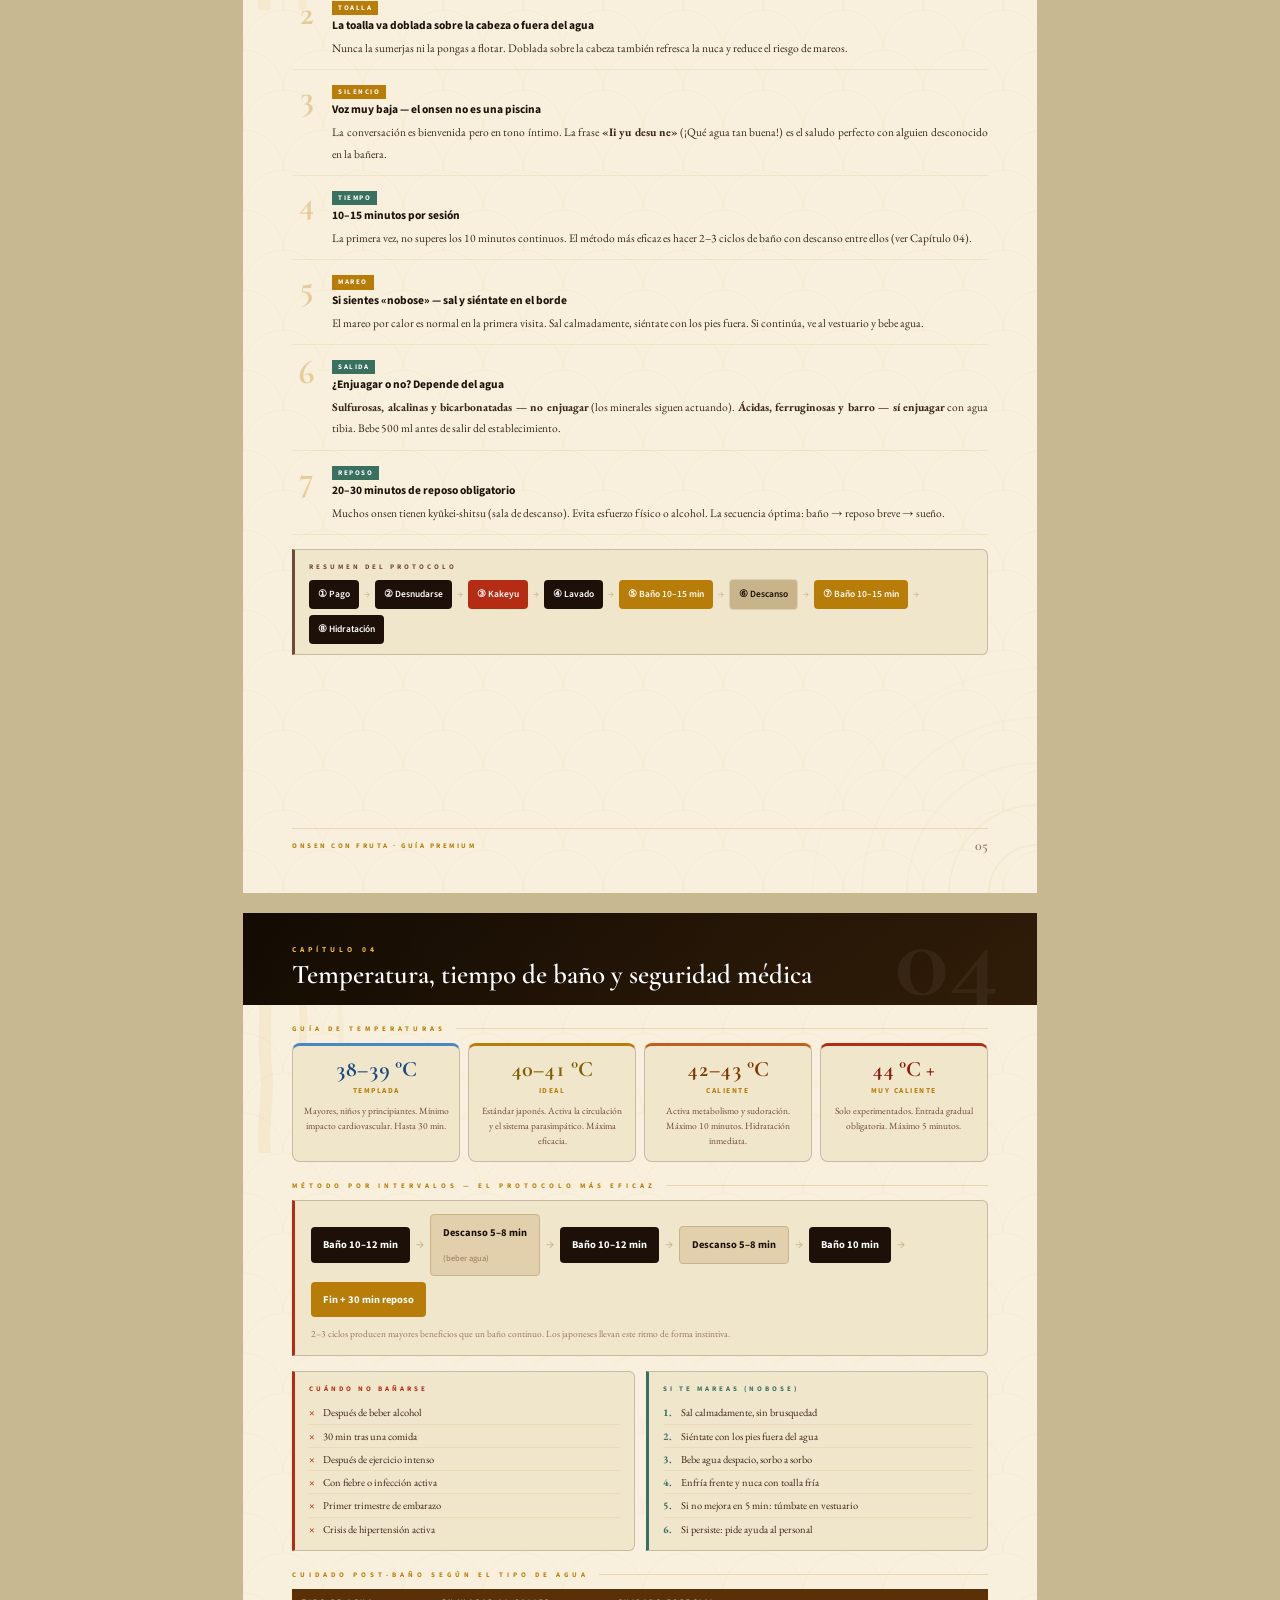
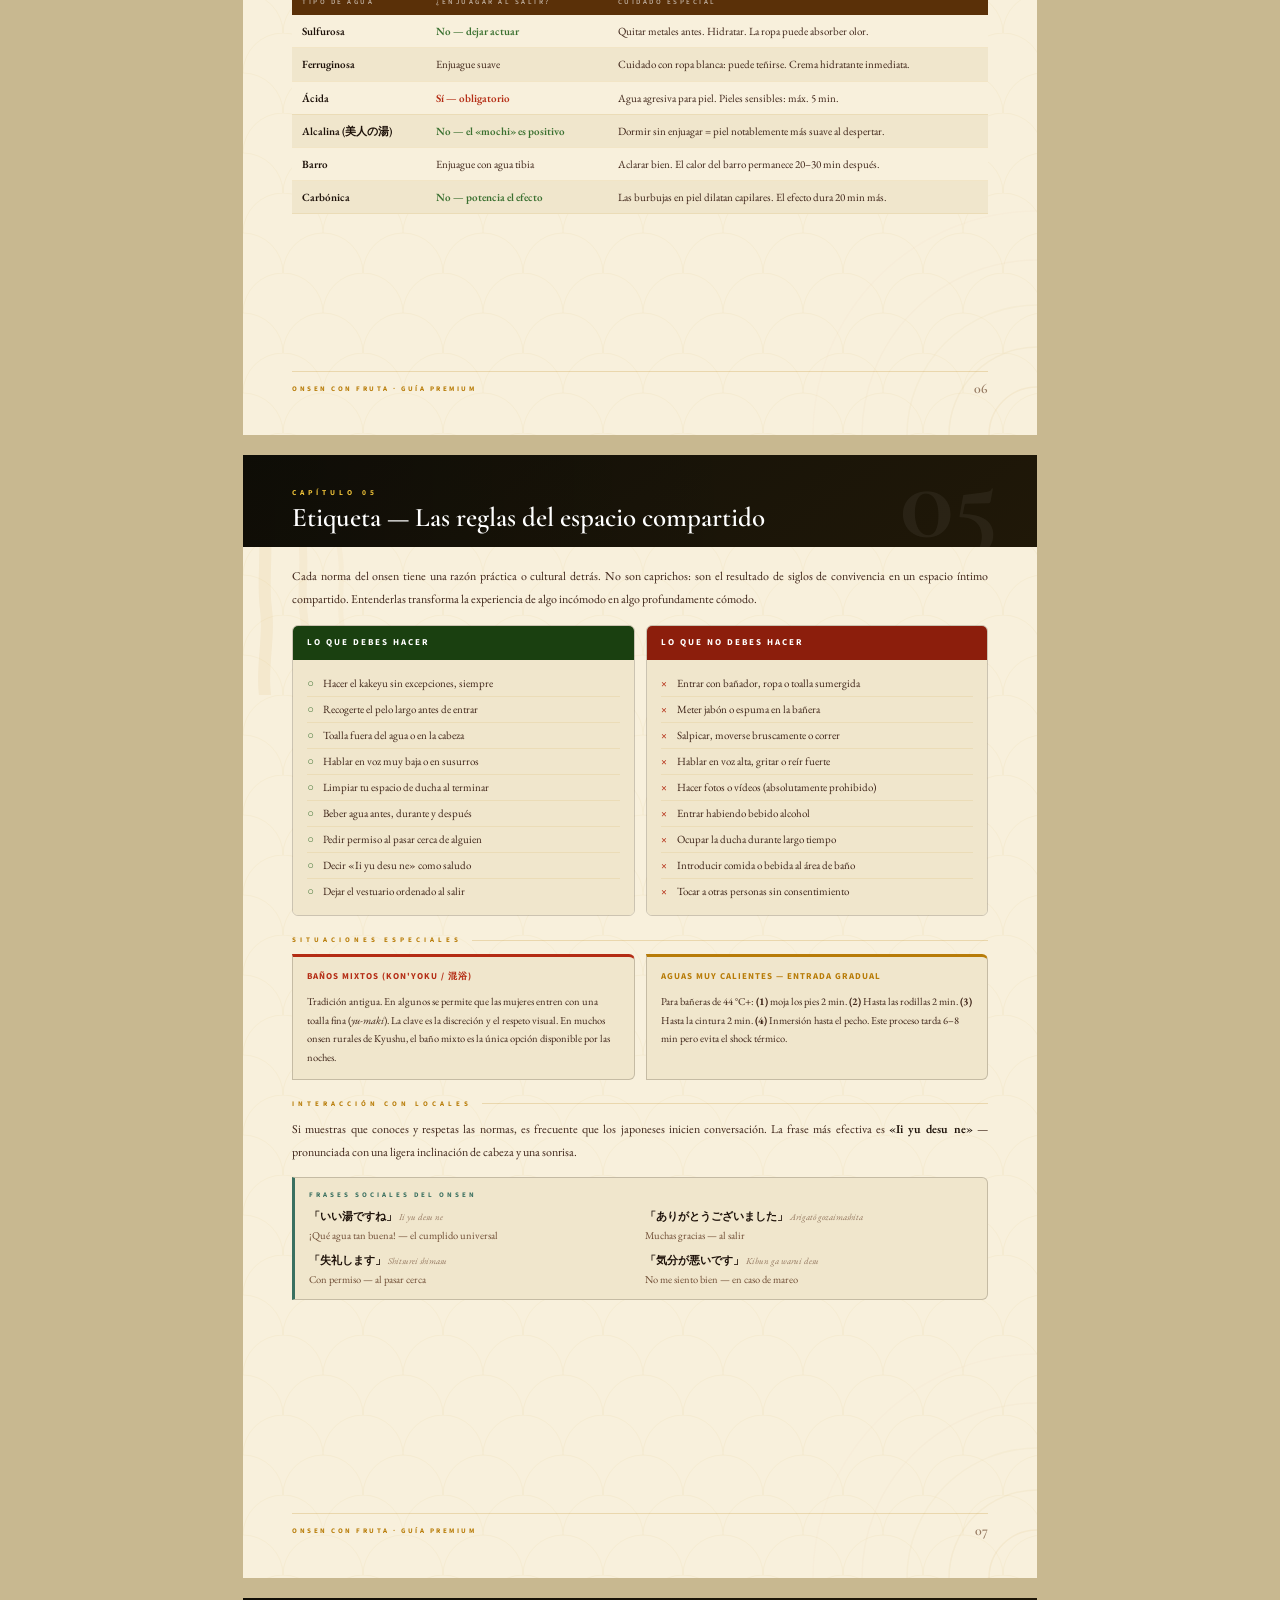
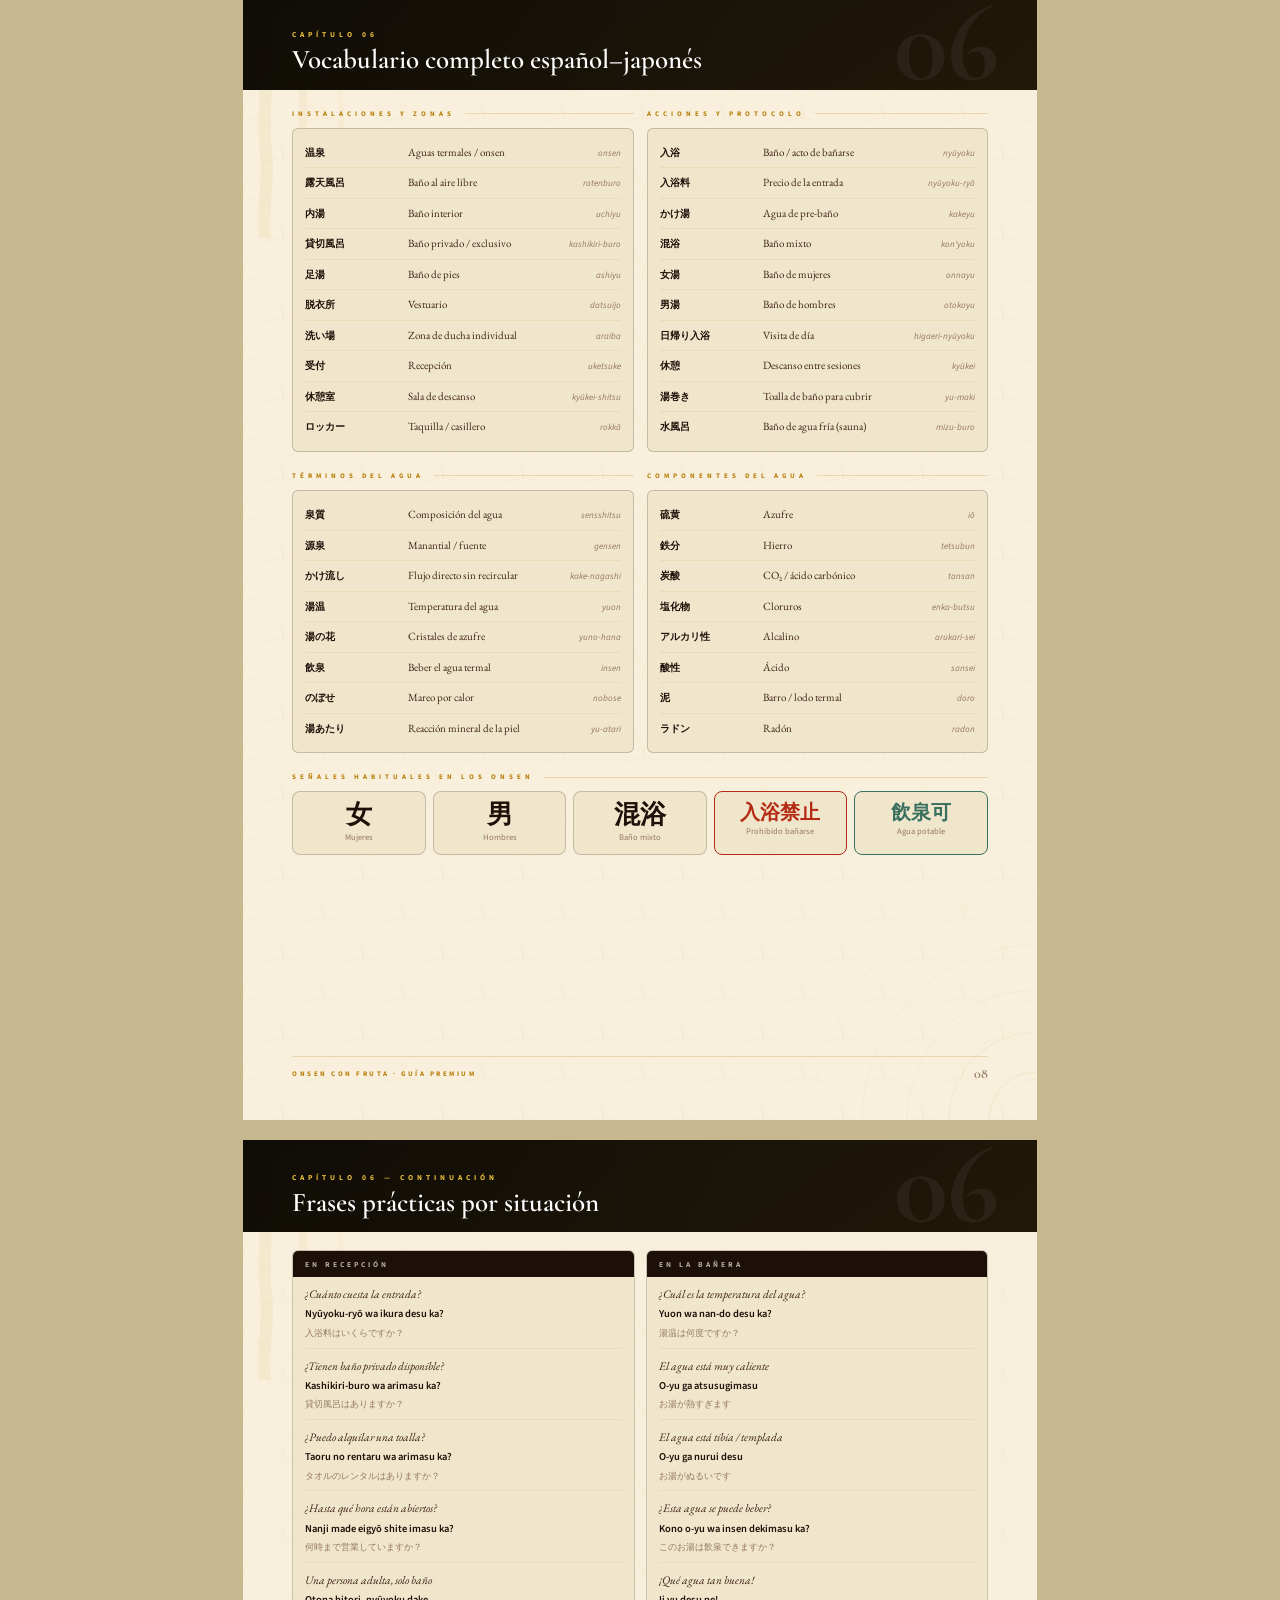
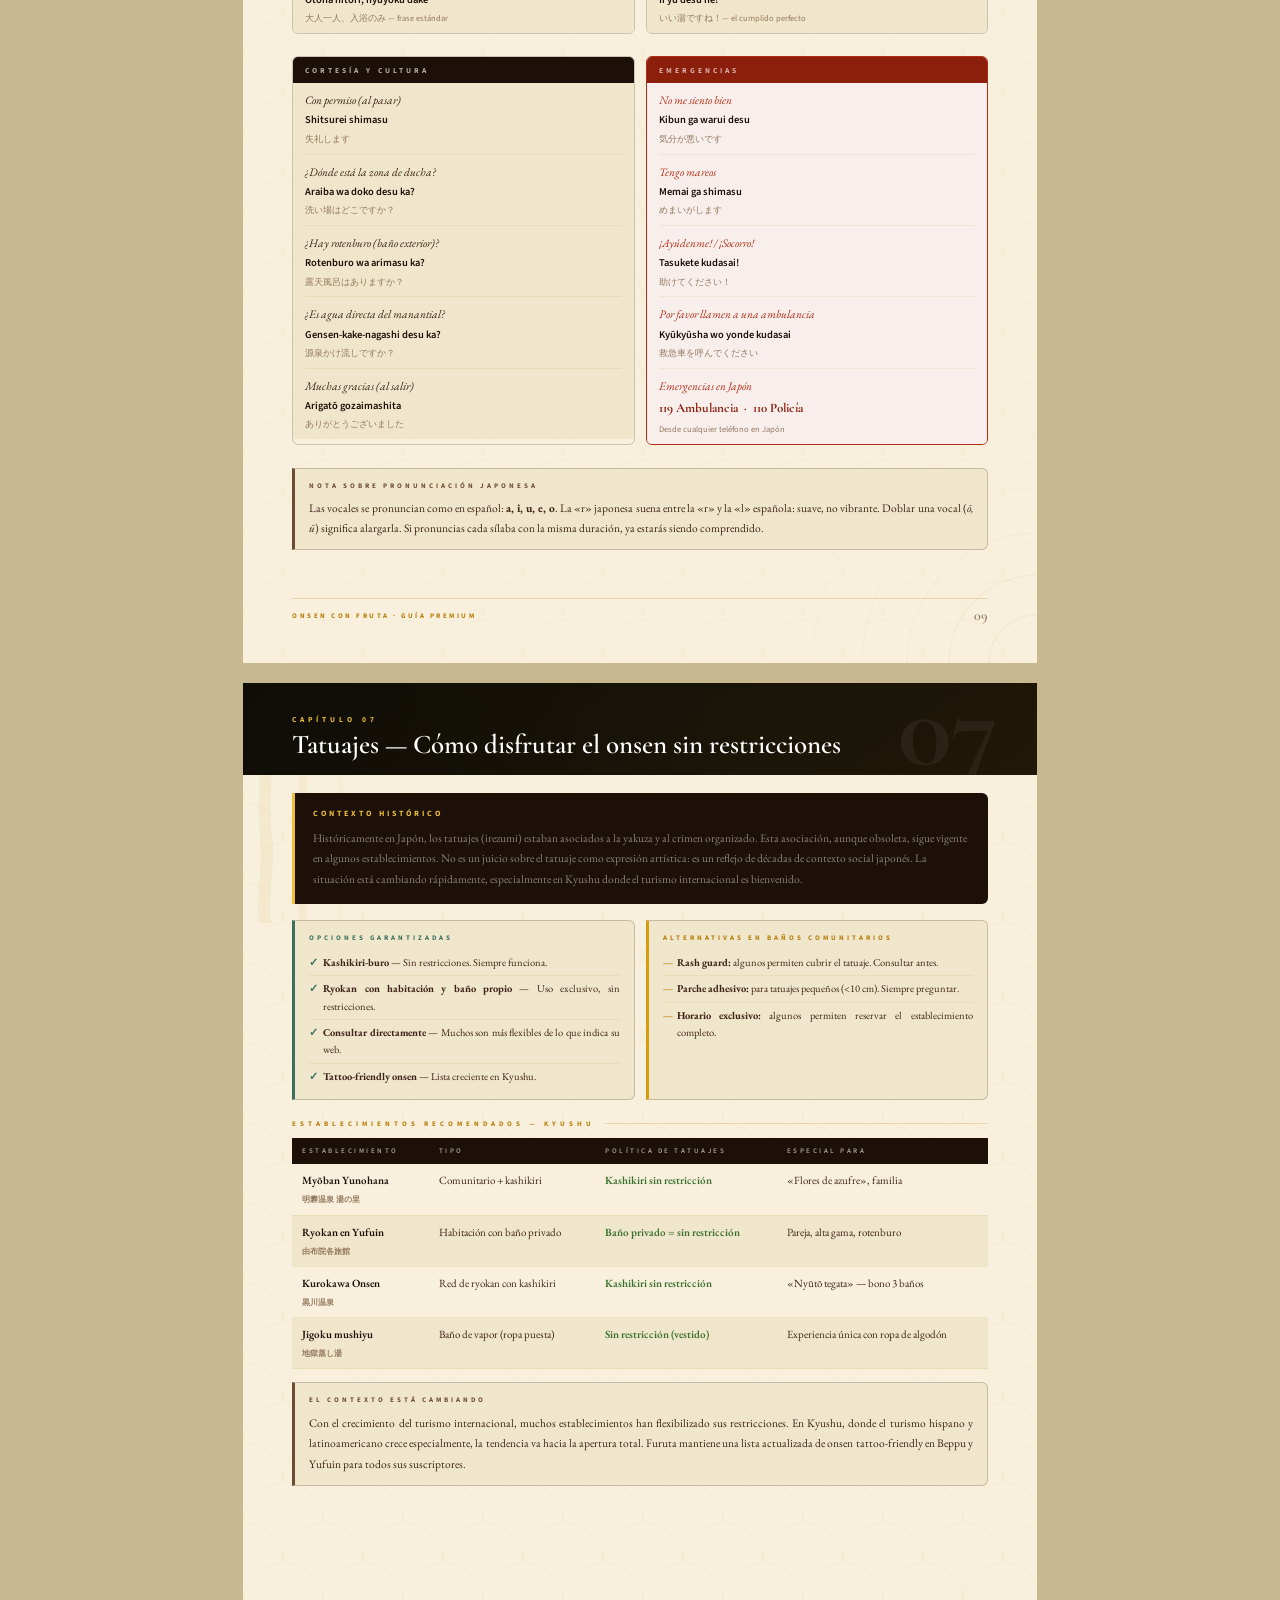
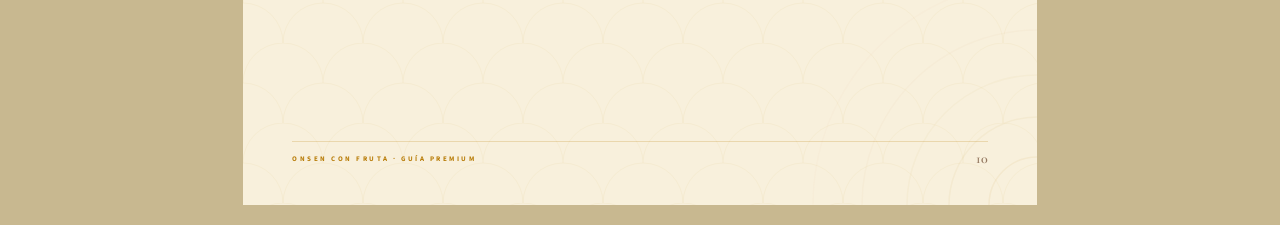
<file: guia_onsen_premium.html>
<!DOCTYPE html>
<html lang="es">
<head>
<meta charset="UTF-8">
<title>Guía Completa del Onsen — Kyushu, Japón</title>
<link rel="preconnect" href="https://fonts.googleapis.com">
<link href="https://fonts.googleapis.com/css2?family=Cormorant+Garamond:ital,wght@0,300;0,400;0,600;0,700;1,300;1,400;1,600;1,700&family=EB+Garamond:ital,wght@0,400;0,500;0,600;1,400;1,500&family=Source+Sans+3:wght@300;400;500;600;700;900&display=swap" rel="stylesheet">
<style>

*,*::before,*::after{margin:0;padding:0;box-sizing:border-box;}

:root{
  --ink:    #1C1008;
  --ink2:   #3E2418;
  --ink3:   #6E4C34;
  --page:   #F8F0DC;
  --paper:  #F0E6CC;
  --warm:   #E2D0AC;
  --warm2:  #C8B48A;
  --amber:  #B87C08;
  --amber2: #D89A10;
  --amber3: #ECC038;
  --red:    #B42C14;
  --red2:   #8C1E0C;
  --mist:   #947860;
  --rule:   rgba(184,124,8,.22);
  --rule2:  rgba(184,124,8,.10);
  --card-border: rgba(28,16,8,.20);
}

body{
  font-family:'Source Sans 3',sans-serif;
  background:#C8B890;
  color:var(--ink);
  -webkit-print-color-adjust:exact;
  print-color-adjust:exact;
  font-size:11px;
  line-height:1.75;
}

.page{
  width:210mm;
  min-height:297mm;
  margin:0 auto 20px;
  background:var(--page);
  background-image:
    url("data:image/svg+xml,<svg xmlns='http://www.w3.org/2000/svg' width='160' height='240'><path d='M22,240 C18,212 27,182 23,154 C19,126 25,98 21,70 C17,42 21,16 19,0' stroke='%23B87C08' stroke-opacity='0.07' stroke-width='12' fill='none' stroke-linecap='round'/><path d='M60,240 C56,215 65,188 61,162 C57,136 63,110 59,84 C55,58 59,32 57,10' stroke='%23B87C08' stroke-opacity='0.05' stroke-width='8' fill='none' stroke-linecap='round'/><path d='M98,240 C94,218 103,194 99,170 C95,146 101,122 97,98 C93,74 97,50 95,28' stroke='%23B87C08' stroke-opacity='0.035' stroke-width='5' fill='none' stroke-linecap='round'/></svg>"),
    url("data:image/svg+xml,<svg xmlns='http://www.w3.org/2000/svg' width='260' height='260'><circle cx='260' cy='260' r='48' fill='none' stroke='%23B87C08' stroke-opacity='0.072' stroke-width='1.5'/><circle cx='260' cy='260' r='88' fill='none' stroke='%23B87C08' stroke-opacity='0.056' stroke-width='1.5'/><circle cx='260' cy='260' r='130' fill='none' stroke='%23B87C08' stroke-opacity='0.040' stroke-width='1.5'/><circle cx='260' cy='260' r='175' fill='none' stroke='%23B87C08' stroke-opacity='0.028' stroke-width='1.5'/><circle cx='260' cy='260' r='224' fill='none' stroke='%23B87C08' stroke-opacity='0.018' stroke-width='1.5'/></svg>"),
    url("data:image/svg+xml,<svg xmlns='http://www.w3.org/2000/svg' width='80' height='80'><path d='M0,40 A40,40,0,0,1,80,40' fill='none' stroke='%23B87C08' stroke-opacity='0.048' stroke-width='1'/><path d='M-40,80 A40,40,0,0,1,40,80' fill='none' stroke='%23B87C08' stroke-opacity='0.048' stroke-width='1'/><path d='M40,80 A40,40,0,0,1,120,80' fill='none' stroke='%23B87C08' stroke-opacity='0.048' stroke-width='1'/></svg>");
  background-repeat:no-repeat, no-repeat, repeat;
  background-size:160px 240px, 260px 260px, 80px 80px;
  background-position:left top, right bottom, 0 0;
  position:relative;
  overflow:hidden;
  page-break-after:always;
  break-after:page;
}

/* ── COVER ─────────────────────────── */
.p-cover{
  background:
    linear-gradient(160deg,#1A1208 0%,#2E1C0A 40%,#241408 70%,#1C1006 100%);
  min-height:297mm;
  display:flex;
  flex-direction:column;
  color:#fff;
  position:relative;
}

.cv-watermark{
  position:absolute;
  right:-10mm; top:48%;
  transform:translateY(-50%);
  font-family:'Noto Serif JP','Noto Serif',serif;
  font-size:260px; font-weight:900;
  color:rgba(255,255,255,.03);
  line-height:1; pointer-events:none;
  user-select:none;
}

.cv-top{
  padding:11mm 13mm 0;
  display:flex; align-items:center; gap:12px;
  position:relative; z-index:2; flex-shrink:0;
}
.cv-top-line{flex:1; height:1px; background:rgba(236,192,56,.28);}
.cv-top-text{
  font-size:7px; font-weight:600; letter-spacing:4px;
  text-transform:uppercase; color:var(--amber3); white-space:nowrap;
}

.cv-main{
  flex:1; padding:0 13mm;
  display:flex; flex-direction:column; justify-content:center;
  position:relative; z-index:2; padding-top:6mm;
}

.cv-eyebrow{
  font-size:8px; font-weight:600; letter-spacing:5px;
  text-transform:uppercase; color:rgba(255,255,255,.28);
  margin-bottom:12px;
}

.cv-title{
  font-family:'Cormorant Garamond',serif;
  font-weight:300; font-size:86px; line-height:.86;
  letter-spacing:-2px; color:#fff;
}
.cv-title em{
  display:block; font-style:italic;
  color:var(--amber3); font-weight:600; font-size:96px;
}

.cv-rule{
  width:42px; height:2px;
  background:var(--amber3);
  margin:22px 0 18px;
}

.cv-intro{
  font-family:'EB Garamond',serif;
  font-size:13.5px; font-style:italic;
  color:rgba(255,255,255,.42); line-height:1.75;
  max-width:280px; margin-bottom:26px;
}

.cv-index{
  border-top:1px solid rgba(255,255,255,.07);
  padding-top:14px; display:flex; flex-direction:column; gap:3px;
}
.cv-index-item{
  font-size:8.5px; color:rgba(255,255,255,.23); line-height:1.8;
}
.cv-index-item::before{
  content:'—'; color:var(--amber3); margin-right:8px;
}

.cv-foot{
  padding:14px 13mm 13mm; flex-shrink:0;
  display:flex; align-items:flex-end; justify-content:space-between;
  border-top:1px solid rgba(255,255,255,.07);
  position:relative; z-index:2;
}
.cv-author-lbl{
  font-size:7px; letter-spacing:3px;
  color:var(--amber3); text-transform:uppercase; margin-bottom:3px;
}
.cv-author-name{
  font-family:'Cormorant Garamond',serif;
  font-size:24px; font-weight:600; color:#fff; line-height:1;
}
.cv-author-name span{color:var(--amber3);}
.cv-author-sub{font-size:8.5px; color:rgba(255,255,255,.28); margin-top:3px;}
.cv-edition{
  font-family:'EB Garamond',serif;
  font-size:11px; font-style:italic;
  color:rgba(255,255,255,.18); text-align:right; line-height:1.8;
}

.cv-bar{
  position:absolute; bottom:0; left:0; right:0; height:4px;
  background:linear-gradient(90deg,var(--amber),var(--amber3),var(--red));
}

/* ── CHAPTER OPENER ─────────────────── */
.ch-opener{
  height:92px;
  display:flex; align-items:flex-end;
  padding:0 13mm 15px;
  position:relative; overflow:hidden;
}
.ch-opener::before{
  content:''; position:absolute; inset:0;
  background:linear-gradient(to right,rgba(0,0,0,.22) 0%,transparent 65%);
  z-index:1;
}
.ch-num-ghost{
  position:absolute; right:10mm; top:50%;
  transform:translateY(-50%);
  font-family:'Cormorant Garamond',serif;
  font-size:112px; font-weight:700;
  color:rgba(255,255,255,.055); line-height:1;
  z-index:0; pointer-events:none;
}
.ch-opener-content{position:relative; z-index:2;}
.ch-num{
  font-size:7.5px; font-weight:700; letter-spacing:4px;
  color:var(--amber3); text-transform:uppercase; margin-bottom:5px;
}
.ch-title{
  font-family:'Cormorant Garamond',serif;
  font-size:27px; font-weight:600; color:#fff; line-height:1.05;
}

/* Opener backgrounds — all warm */
.bg-dark  {background:linear-gradient(145deg,#141008,#201808);}
.bg-teal  {background:linear-gradient(145deg,#1A1006,#2E1E0A);}
.bg-red   {background:linear-gradient(145deg,#1C0804,#2C1008);}
.bg-gold  {background:linear-gradient(145deg,#180E04,#301C08);}
.bg-slate {background:linear-gradient(145deg,#121008,#201808);}

/* ── PAGE BODY ──────────────────────── */
.pg{padding:18px 13mm 0;}

/* ── FOOTER ─────────────────────────── */
.pg-foot{
  position:absolute; bottom:9mm; left:13mm; right:13mm;
  display:flex; align-items:center;
  border-top:1px solid var(--rule); padding-top:5px;
}
.pf-br{font-size:7px; letter-spacing:2.5px; color:var(--amber); font-weight:700; text-transform:uppercase;}
.pf-n{
  margin-left:auto;
  font-family:'Cormorant Garamond',serif;
  font-size:14px; font-weight:600; color:var(--mist);
}

/* ── SECTION LABELS ─────────────────── */
.lbl{
  font-size:7px; font-weight:700; letter-spacing:4px;
  text-transform:uppercase; color:var(--amber);
  margin-bottom:8px; margin-top:18px;
  display:flex; align-items:center; gap:10px;
}
.lbl::after{content:''; flex:1; height:1px; background:var(--rule);}
.lbl:first-child{margin-top:0;}

/* ── BODY TEXT ──────────────────────── */
.bp{
  font-family:'EB Garamond',serif;
  font-size:12px; line-height:1.95; color:var(--ink2);
  text-align:justify; hyphens:none;
}
.bp strong{font-weight:600; color:var(--ink);}

/* ── PULL QUOTE ─────────────────────── */
.pq{
  border-left:3px solid var(--amber2);
  padding:12px 16px;
  background:var(--paper);
  border-radius:0 6px 6px 0;
  margin:16px 0;
}
.pq p{
  font-family:'Cormorant Garamond',serif;
  font-size:17px; font-style:italic; color:var(--ink); line-height:1.55;
}
.pq cite{
  font-size:7.5px; letter-spacing:2px; color:var(--amber);
  text-transform:uppercase; display:block; margin-top:6px; font-style:normal;
}

/* ── CALLOUT ────────────────────────── */
.callout{
  background:var(--paper);
  border:1.5px solid var(--card-border);
  border-left:3px solid var(--amber);
  border-radius:0 6px 6px 0;
  padding:11px 14px 10px;
  margin:12px 0;
}
.callout-red {border-left-color:var(--red);}
.callout-dark{border-left-color:var(--ink3);}
.callout-gold{border-left-color:var(--amber2);}
.callout-teal{border-left-color:#3A7060;}
.callout-head{
  font-size:7px; font-weight:700; letter-spacing:3px;
  text-transform:uppercase; color:var(--amber); margin-bottom:6px;
}
.callout-red  .callout-head{color:var(--red);}
.callout-dark .callout-head{color:var(--ink3);}
.callout-teal .callout-head{color:#3A7060;}
.callout p,.callout li{
  font-family:'EB Garamond',serif;
  font-size:11.5px; color:var(--ink2); line-height:1.80;
  text-align:justify; hyphens:none;
}

/* ── TABLES ─────────────────────────── */
.t{width:100%; border-collapse:collapse; font-size:10px;}
.t thead tr{background:var(--ink);}
.t thead th{
  padding:7px 10px; text-align:left;
  font-size:7px; letter-spacing:2.5px;
  font-weight:600; text-transform:uppercase;
  color:rgba(255,255,255,.60);
}
.t tbody tr{border-bottom:1px solid var(--rule2);}
.t tbody tr:nth-child(odd) {background:var(--page);}
.t tbody tr:nth-child(even){background:var(--paper);}
.t td{
  padding:7px 10px; vertical-align:top;
  line-height:1.65; color:var(--ink2);
  font-family:'EB Garamond',serif; font-size:11px;
  hyphens:none; font-variant-numeric:tabular-nums;
}
.t td:first-child{font-weight:600; color:var(--ink);}
.t.t-amber thead tr{background:#5A3008;}
.t.t-red   thead tr{background:var(--red2);}
.t.t-teal  thead tr{background:#1A4840;}

/* ── STEPS ──────────────────────────── */
.step{
  display:flex; gap:12px;
  padding:11px 0;
  border-bottom:1px solid var(--rule2);
  align-items:flex-start;
}
.step:last-of-type{border-bottom:none;}
.step-n{
  font-family:'Cormorant Garamond',serif;
  font-size:34px; font-weight:700;
  color:rgba(184,124,8,.30); line-height:1;
  flex-shrink:0; width:28px; text-align:center;
  font-variant-numeric:tabular-nums;
}
.step-n.key{color:rgba(180,44,20,.32);}
.step-body h4{
  font-size:11.5px; font-weight:700; color:var(--ink);
  margin-bottom:3px; line-height:1.3;
}
.step-body p{
  font-family:'EB Garamond',serif;
  font-size:11.5px; color:var(--ink2); line-height:1.85;
  text-align:justify; hyphens:none;
}

/* Tags */
.tag{
  display:inline-block; font-size:7px; font-weight:700;
  letter-spacing:1.5px; padding:1px 6px;
  text-transform:uppercase; margin-bottom:4px; color:#fff;
}
.tag-key {background:var(--red);}
.tag-tip {background:var(--amber);}
.tag-note{background:#3A7060;}

/* ── PHRASE BLOCKS ───────────────────── */
.ph-block{margin-bottom:11px; border-radius:6px; overflow:hidden; border:1.5px solid var(--card-border);}
.ph-head{
  padding:7px 12px 6px;
  font-size:7.5px; font-weight:700; letter-spacing:3px;
  text-transform:uppercase; color:rgba(255,255,255,.65);
  background:var(--ink);
}
.ph-body{background:var(--paper); padding:0 12px;}
.ph-row{padding:7px 0; border-bottom:1px solid var(--rule2);}
.ph-row:last-child{border:none;}
.ph-jp{
  font-family:'EB Garamond',serif;
  font-size:11.5px; font-style:italic; color:var(--ink2); margin-bottom:1px;
}
.ph-es{font-size:10.5px; color:var(--ink); font-weight:600;}
.ph-note{font-size:8.5px; color:var(--mist); margin-top:2px;}

/* ── DO / DONT ──────────────────────── */
.dd{border:1.5px solid var(--card-border); border-radius:6px; overflow:hidden;}
.dd-head{padding:9px 14px;}
.dd-head h4{
  font-size:9px; font-weight:700; color:#fff;
  letter-spacing:2px; text-transform:uppercase;
}
.dd-body{background:var(--paper); padding:11px 14px;}
.dd-list{list-style:none;}
.dd-list li{
  font-family:'EB Garamond',serif;
  font-size:11px; padding:4px 0 4px 16px;
  position:relative; color:var(--ink2); line-height:1.55;
  border-bottom:1px solid var(--rule2);
}
.dd-list li:last-child{border:none;}
.do-li::before{content:'○'; position:absolute; left:0; color:#3A7030; font-weight:700;}
.dn-li::before{content:'×'; position:absolute; left:0; color:var(--red); font-weight:700;}

/* ── SWATCH ─────────────────────────── */
.sw{display:inline-flex; align-items:center; gap:5px; font-size:10px;}
.sw-dot{width:10px; height:10px; border-radius:50%; border:1px solid rgba(0,0,0,.14); flex-shrink:0;}

/* ── BADGE ──────────────────────────── */
.badge{
  display:inline-block; font-size:7px; font-weight:600;
  letter-spacing:.5px; padding:1px 5px;
  text-transform:uppercase; vertical-align:middle; margin-left:4px; color:#fff;
}
.badge-r{background:var(--red);}
.badge-g{background:var(--amber);}
.badge-t{background:#3A7060;}

/* ── GRIDS ──────────────────────────── */
.two  {display:grid; grid-template-columns:1fr 1fr; gap:11px;}
.three{display:grid; grid-template-columns:repeat(3,1fr); gap:9px;}
.four {display:grid; grid-template-columns:repeat(4,1fr); gap:8px;}

/* ── TILE ───────────────────────────── */
.tile{
  background:var(--paper);
  padding:11px 12px;
  border:1.5px solid var(--card-border);
  border-radius:8px;
  border-top:3px solid var(--ink3);
}
.tile-name{
  font-family:'Cormorant Garamond',serif;
  font-size:15px; font-weight:700; color:var(--ink); margin-bottom:2px;
}
.tile-tag{
  font-size:7px; color:var(--amber);
  letter-spacing:1.5px; text-transform:uppercase; margin-bottom:5px;
}
.tile-desc{
  font-family:'EB Garamond',serif;
  font-size:10.5px; color:var(--ink3); line-height:1.65;
}

/* ── TEMPERATURE CARD ────────────────── */
.tcard{
  padding:12px 10px; text-align:center;
  background:var(--paper);
  border:1.5px solid var(--card-border);
  border-radius:8px;
  border-top:3px solid var(--ink3);
}
.tcard-n{
  font-family:'Cormorant Garamond',serif;
  font-size:22px; font-weight:700; line-height:1; color:var(--ink);
  font-variant-numeric:tabular-nums;
}
.tcard-l{
  font-size:7.5px; font-weight:700; letter-spacing:1.5px;
  text-transform:uppercase; color:var(--amber); margin-top:4px;
}
.tcard-d{
  font-family:'EB Garamond',serif;
  font-size:9.5px; color:var(--ink3); margin-top:6px; line-height:1.6;
}

/* ── SIGN BOX ───────────────────────── */
.sign{
  background:var(--paper); padding:10px 8px;
  text-align:center;
  border:1.5px solid var(--card-border);
  border-radius:8px;
}
.sign-k{
  font-family:'Noto Serif JP','Noto Serif',serif;
  font-size:26px; font-weight:900; color:var(--ink); line-height:1;
}
.sign-e{font-size:8.5px; color:var(--mist); margin-top:4px; line-height:1.4;}

/* ── VOCAB ROW ──────────────────────── */
.vrow{display:flex; align-items:baseline; gap:8px; padding:5px 0; border-bottom:1px solid var(--rule2);}
.vrow:last-child{border:none;}
.vrow-jp{font-size:10px; font-weight:700; color:var(--ink); min-width:95px; flex-shrink:0;}
.vrow-es{font-family:'EB Garamond',serif; font-size:11px; color:var(--ink2);}
.vrow-rm{font-size:9px; color:var(--mist); margin-left:auto; white-space:nowrap; font-style:italic;}

/* ── INTERVAL ───────────────────────── */
.interval{display:flex; align-items:center; gap:6px; flex-wrap:wrap; line-height:2.4;}
.int-box{padding:5px 12px; font-size:10.5px; font-weight:700; border-radius:4px; white-space:nowrap;}
.int-arrow{color:var(--warm2); font-size:13px;}

/* ── EFFECT GRID ─────────────────────── */
.effect-grid{display:grid; grid-template-columns:repeat(5,1fr); gap:7px;}

@media print{
  body{background:#fff;}
  .page{margin:0; page-break-after:always;}
}
</style>
</head>
<body>


<!-- PAGE 1 · COVER -->
<div class="page p-cover">
  <div class="cv-watermark">温泉</div>

  <div class="cv-top">
    <div class="cv-top-line"></div>
    <div class="cv-top-text">Manual de Onsen &nbsp;·&nbsp; Kyushu, Japón &nbsp;·&nbsp; Edición Premium</div>
    <div class="cv-top-line"></div>
  </div>

  <div class="cv-main">
    <div class="cv-eyebrow">Guía completa de baños termales</div>
    <div class="cv-title">GUÍA<em>Onsen</em></div>
    <div class="cv-rule"></div>
    <p class="cv-intro">
      Cómo bañarse en las aguas termales<br>
      del Japón auténtico. Historia, ciencia,<br>
      protocolo y vocabulario.
    </p>
    <div class="cv-index">
      <div class="cv-index-item">10 tipos de agua y su composición geoquímica</div>
      <div class="cv-index-item">Protocolo completo paso a paso</div>
      <div class="cv-index-item">Temperatura, salud y método de intervalos</div>
      <div class="cv-index-item">Vocabulario español–japonés · Frases prácticas</div>
      <div class="cv-index-item">Guía para personas con tatuajes</div>
    </div>
  </div>

  <div class="cv-foot">
    <div>
      <div class="cv-author-lbl">Autor &amp; Guía</div>
      <div class="cv-author-name">Furuta&thinsp;/&thinsp;<span>Fruta</span></div>
      <div class="cv-author-sub">Residente en Fukuoka &nbsp;·&nbsp; Español conversacional &nbsp;·&nbsp; 63 países visitados</div>
    </div>
    <div class="cv-edition">Kyushu, Japón<br>Edición Premium</div>
  </div>

  <div class="cv-bar"></div>
</div>


<!-- PAGE 2 · ¿QUÉ ES EL ONSEN? -->
<div class="page">
  <div class="ch-opener bg-teal">
    <div class="ch-num-ghost">01</div>
    <div class="ch-opener-content">
      <div class="ch-num">Capítulo 01</div>
      <div class="ch-title">¿Qué es exactamente un onsen?</div>
    </div>
  </div>

  <div class="pg">
    <p class="bp">
      En Japón, el término <strong>onsen (温泉)</strong> no es un nombre genérico para «baño caliente».
      Es una denominación legal y científica. Para que un manantial sea reconocido como onsen
      por el Ministerio de Medio Ambiente japonés, debe cumplir al menos una de estas condiciones:
      temperatura mínima de <strong>25 °C</strong> al brotar, o presencia de al menos uno de los
      <strong>19 componentes minerales</strong> específicos en concentración mínima regulada.
      Un baño de agua caliente del grifo nunca es un onsen.
    </p>

    <div class="pq">
      <p>«Japón tiene más de 27.000 fuentes termales certificadas —
        aproximadamente el 25 % de todas las existentes en el mundo.
        Y la mayoría de las mejores están a menos de dos horas de Fukuoka.»</p>
      <cite>— Furuta · Guía de Kyushu en español</cite>
    </div>

    <div class="lbl">Tipos de establecimiento termal</div>
    <table class="t" style="margin-bottom:14px;">
      <thead>
        <tr><th>Tipo</th><th>Descripción</th><th>Agua natural</th><th>Precio aprox.</th><th>Ideal para</th></tr>
      </thead>
      <tbody>
        <tr>
          <td>Onsen de ryokan<br><span style="font-size:8.5px;color:var(--mist);">旅館温泉</span></td>
          <td>Hotel tradicional japonés. Baño privado o comunitario incluido.</td>
          <td style="color:#3A7030;font-weight:600;">Siempre</td>
          <td>15,000–80,000 ¥/noche</td>
          <td>Experiencia completa</td>
        </tr>
        <tr>
          <td>Higaeri nyūyoku<br><span style="font-size:8.5px;color:var(--mist);">日帰り入浴</span></td>
          <td>Visita de día a un ryokan sin alojamiento. Solo el baño.</td>
          <td style="color:#3A7030;font-weight:600;">Siempre</td>
          <td>500–3,500 ¥</td>
          <td>Visitas rápidas</td>
        </tr>
        <tr>
          <td>Kashikiri-buro<br><span style="font-size:8.5px;color:var(--mist);">貸切風呂</span></td>
          <td>Baño privado alquilado por horas. Uso completamente exclusivo.</td>
          <td style="color:#3A7030;font-weight:600;">Siempre</td>
          <td>2,000–8,000 ¥/hora</td>
          <td>Pareja, tatuados</td>
        </tr>
        <tr>
          <td>Onsen público<br><span style="font-size:8.5px;color:var(--mist);">共同浴場</span></td>
          <td>Baño comunitario municipal. Muy auténtico. Locales habituales.</td>
          <td style="color:#3A7030;font-weight:600;">Casi siempre</td>
          <td>100–500 ¥</td>
          <td>Inmersión cultural</td>
        </tr>
        <tr>
          <td>Sentō<br><span style="font-size:8.5px;color:var(--mist);">銭湯</span></td>
          <td>Baño público urbano. El agua puede no ser termal natural.</td>
          <td style="color:var(--mist);">Variable</td>
          <td>450–600 ¥</td>
          <td>Vida cotidiana japonesa</td>
        </tr>
        <tr>
          <td>Supā sentō<br><span style="font-size:8.5px;color:var(--mist);">スーパー銭湯</span></td>
          <td>Gran complejo con jacuzzi, sauna, restaurante y descanso.</td>
          <td style="color:var(--mist);">Variable</td>
          <td>900–2,200 ¥</td>
          <td>Día completo en familia</td>
        </tr>
      </tbody>
    </table>

    <div class="lbl">Tipos de bañera</div>
    <div class="three" style="margin-bottom:13px;">
      <div class="tile" style="border-top-color:var(--amber2);">
        <div class="tile-name">Rotenburo</div>
        <div class="tile-tag">露天風呂 · Exterior</div>
        <div class="tile-desc">Al aire libre. La quintaesencia del onsen: naturaleza, cielo y agua termal.</div>
      </div>
      <div class="tile">
        <div class="tile-name">Uchiyu</div>
        <div class="tile-tag">内湯 · Interior</div>
        <div class="tile-desc">Cubierto, con ducha. Funciona todo el año. Ideal para principiantes.</div>
      </div>
      <div class="tile" style="border-top-color:var(--red);">
        <div class="tile-name">Kashikiri</div>
        <div class="tile-tag">貸切 · Privado</div>
        <div class="tile-desc">Uso exclusivo por tiempo. Sin restricciones de tatuajes. Máxima privacidad.</div>
      </div>
      <div class="tile">
        <div class="tile-name">Sauna</div>
        <div class="tile-tag">サウナ · Sauna</div>
        <div class="tile-desc">70–100 °C. Ciclo sauna → baño frío → reposo. El estado «totonoi».</div>
      </div>
      <div class="tile" style="border-top-color:var(--amber);">
        <div class="tile-name">Ashiyu</div>
        <div class="tile-tag">足湯 · Baño de pies</div>
        <div class="tile-desc">Solo los pies, con ropa puesta. Gratis en muchos sitios públicos.</div>
      </div>
      <div class="tile">
        <div class="tile-name">Utase-yu</div>
        <div class="tile-tag">打たせ湯 · Cascada</div>
        <div class="tile-desc">Agua que cae desde arriba. Masaje natural sobre hombros y espalda.</div>
      </div>
    </div>

    <div class="callout callout-gold">
      <div class="callout-head">Criterio de Furuta para elegir establecimiento</div>
      <p>Primera visita: <strong>uchiyu en ryokan con servicio de día</strong>. Privacidad o tatuajes: <strong>kashikiri-buro</strong>. Experiencia auténtica: <strong>onsen público comunitario</strong>. Experiencia completa: ryokan con rotenburo propio.</p>
    </div>
  </div>

  <div class="pg-foot"><span class="pf-br">Onsen con Fruta · Guía Premium</span><span class="pf-n">02</span></div>
</div>


<!-- PAGE 3 · LOS 10 TIPOS DE AGUA -->
<div class="page">
  <div class="ch-opener bg-red">
    <div class="ch-num-ghost">02</div>
    <div class="ch-opener-content">
      <div class="ch-num">Capítulo 02</div>
      <div class="ch-title">Los 10 tipos de agua — La ciencia del senshu</div>
    </div>
  </div>

  <div class="pg">
    <p class="bp" style="margin-bottom:14px;">
      Kyushu concentra los <strong>10 tipos de agua termal</strong> reconocidos por el gobierno japonés
      — la única región en el mundo que los reúne todos. Islandia tiene 2–3, Nueva Zelanda 2, Italia 3.
      La diversidad geoquímica de Kyushu es singularmente irrepetible.
    </p>

    <table class="t t-red">
      <thead>
        <tr>
          <th>Tipo de agua</th>
          <th>Color / aspecto</th>
          <th>Componente activo</th>
          <th>Beneficios terapéuticos</th>
          <th>Singularidad</th>
          <th>Zona</th>
        </tr>
      </thead>
      <tbody>
        <tr>
          <td>Sulfurosas<br><span style="font-size:8px;color:var(--mist);">硫黄泉</span></td>
          <td><div class="sw"><div class="sw-dot" style="background:#DED8A8;border-color:#B8A820;"></div>Blanco lechoso</div></td>
          <td>Azufre (H₂S)</td>
          <td>Eccema, psoriasis, arteriosclerosis</td>
          <td><span class="badge badge-r">Raro</span></td>
          <td>Beppu, Unzen, Aso</td>
        </tr>
        <tr>
          <td>Ferruginosas<br><span style="font-size:8px;color:var(--mist);">含鉄泉</span></td>
          <td><div class="sw"><div class="sw-dot" style="background:#A02818;"></div>Rojo / marrón</div></td>
          <td>Hierro (Fe²⁺/Fe³⁺)</td>
          <td>Anemia, ginecología, circulación</td>
          <td><span class="badge badge-r">Ultra raro</span></td>
          <td>Chinoike Jigoku</td>
        </tr>
        <tr>
          <td>Carbónicas<br><span style="font-size:8px;color:var(--mist);">二酸化炭素泉</span></td>
          <td><div class="sw"><div class="sw-dot" style="background:#B0D8A8;border-color:#3A8028;"></div>Incolora, CO₂</div></td>
          <td>CO₂ disuelto</td>
          <td>Hipertensión, enf. cardíacas, circulación</td>
          <td><span class="badge badge-r">Raro</span></td>
          <td>Nagayu, Taketa</td>
        </tr>
        <tr>
          <td>Cloruradas<br><span style="font-size:8px;color:var(--mist);">塩化物泉</span></td>
          <td><div class="sw"><div class="sw-dot" style="background:#B8D4F0;border-color:#2870A8;"></div>Incolora</div></td>
          <td>NaCl, CaCl₂</td>
          <td>Neuralgia, artritis, heridas</td>
          <td>—</td>
          <td>Fukuoka, región</td>
        </tr>
        <tr>
          <td>Barro termal<br><span style="font-size:8px;color:var(--mist);">含泥泉</span></td>
          <td><div class="sw"><div class="sw-dot" style="background:#7A5012;"></div>Gris-marrón espeso</div></td>
          <td>Arcilla + azufre</td>
          <td>Belleza, desintox., articulaciones</td>
          <td><span class="badge badge-r">Raro</span></td>
          <td>Oniyama Jigoku</td>
        </tr>
        <tr>
          <td>Ácidas<br><span style="font-size:8px;color:var(--mist);">酸性泉</span></td>
          <td><div class="sw"><div class="sw-dot" style="background:#E0D070;border-color:#C0A010;"></div>Amarillo, pH &lt;3</div></td>
          <td>H₂SO₄, HCl</td>
          <td>Piel crónica, pie de atleta</td>
          <td><span class="badge badge-r">Raro</span></td>
          <td>Myōban, Beppu</td>
        </tr>
        <tr>
          <td>Alcalinas simples<br><span style="font-size:8px;color:var(--mist);">アルカリ性単純温泉</span></td>
          <td><div class="sw"><div class="sw-dot" style="background:#E0D8F0;border-color:#8040A0;"></div>Incolora, resbaladiza</div></td>
          <td>NaHCO₃, pH &gt;8.5</td>
          <td>«El agua de la belleza» — piel suave</td>
          <td>—</td>
          <td>Yufuin, Kurokawa</td>
        </tr>
        <tr>
          <td>Bicarbonatadas<br><span style="font-size:8px;color:var(--mist);">炭酸水素塩泉</span></td>
          <td><div class="sw"><div class="sw-dot" style="background:#C4E8C0;border-color:#388030;"></div>Verde pálido</div></td>
          <td>NaHCO₃, Ca(HCO₃)₂</td>
          <td>Piel limpia, edemas, diabetes leve</td>
          <td>—</td>
          <td>Toda Kyushu</td>
        </tr>
        <tr>
          <td>Sulfatadas<br><span style="font-size:8px;color:var(--mist);">硫酸塩泉</span></td>
          <td><div class="sw"><div class="sw-dot" style="background:#D4DCF0;border-color:#506080;"></div>Incolora</div></td>
          <td>Na₂SO₄, CaSO₄</td>
          <td>«El agua de las heridas» — neuralgia</td>
          <td>—</td>
          <td>Ureshino, Takeo</td>
        </tr>
        <tr>
          <td>Radiactivas (radón)<br><span style="font-size:8px;color:var(--mist);">放射能泉</span></td>
          <td><div class="sw"><div class="sw-dot" style="background:#D0F0D0;border-color:#286028;"></div>Incolora</div></td>
          <td>Rn (radón)</td>
          <td>Gota, hipertensión, artritis reumatoide</td>
          <td><span class="badge badge-t">Singular</span></td>
          <td>Takeo</td>
        </tr>
      </tbody>
    </table>

    <div class="callout callout-gold" style="margin-top:13px;">
      <div class="callout-head">Cómo reconocer el agua al entrar</div>
      <p><strong>Blanca lechosa:</strong> sulfurosa. <strong>Roja o marrón:</strong> ferruginosa. <strong>Burbujas en la piel:</strong> carbónica. <strong>Resbaladiza:</strong> alcalina. <strong>Amarillenta y algo picante:</strong> ácida. <strong>Espesa y gris:</strong> barro. Incolora y sin olor: clorurada, sulfatada o bicarbonatada.</p>
    </div>
  </div>

  <div class="pg-foot"><span class="pf-br">Onsen con Fruta · Guía Premium</span><span class="pf-n">03</span></div>
</div>


<!-- PAGE 4 · PROTOCOLO — LOS 7 PASOS -->
<div class="page">
  <div class="ch-opener bg-teal">
    <div class="ch-num-ghost">03</div>
    <div class="ch-opener-content">
      <div class="ch-num">Capítulo 03</div>
      <div class="ch-title">Protocolo completo — Los 7 pasos del onsen</div>
    </div>
  </div>

  <div class="pg">
    <p class="bp" style="margin-bottom:11px;">
      Lo que más desorienta al visitante primerizo no es el idioma ni el precio: es no saber
      cómo moverse. Este es el flujo real, desde la puerta de entrada hasta la sala de descanso.
    </p>

    <div class="lbl">El flujo completo — de la entrada al descanso</div>

    <div class="step">
      <div class="step-n">1</div>
      <div class="step-body">
        <span class="tag tag-tip">Entrada</span>
        <h4>Quítate los zapatos en la entrada</h4>
        <p>En la entrada hay casilleros de calzado. Guarda los zapatos y lleva la llave contigo. Es costumbre en todo establecimiento japonés.</p>
      </div>
    </div>
    <div class="step">
      <div class="step-n">2</div>
      <div class="step-body">
        <span class="tag tag-tip">Pago</span>
        <h4>Recepción o máquina de tickets</h4>
        <p>Paga en la recepción (uketsuke / 受付) o compra un ticket en la máquina. Si no entiendes la máquina: <strong>«One ticket, please»</strong> funciona en todos los onsen. Di <em>«Otona hitori, nyūyoku dake»</em> (una persona adulta, solo baño) en la recepción de un ryokan.</p>
      </div>
    </div>
    <div class="step">
      <div class="step-n">3</div>
      <div class="step-body">
        <span class="tag tag-note">Atención</span>
        <h4>Confirma la entrada correcta — <strong style="font-size:13px;font-family:'Noto Serif JP',serif;">男</strong> hombres / <strong style="font-size:13px;font-family:'Noto Serif JP',serif;">女</strong> mujeres</h4>
        <p>Busca los letreros: <strong>男</strong> (otoko, hombres) y <strong>女</strong> (onna, mujeres). Algunos onsen rotan los baños según el día: comprueba siempre el letrero de la jornada.</p>
      </div>
    </div>
    <div class="step">
      <div class="step-n">4</div>
      <div class="step-body">
        <span class="tag tag-tip">Vestuario</span>
        <h4>Datsuijo (脱衣所) — desvístete completamente</h4>
        <p>En Japón se entra al onsen sin ninguna prenda. Dobla la ropa y guárdala en la taquilla con llave. Lleva solo la toalla pequeña. <strong>Sin smartphone en el área de baño.</strong> Quítate las joyas de plata (el azufre las ennegrece), el reloj metálico y las lentes de contacto.</p>
      </div>
    </div>
    <div class="step">
      <div class="step-n key">!</div>
      <div class="step-body">
        <span class="tag tag-key">Regla número uno</span>
        <h4>Araiba (洗い場) — lávate antes de entrar a la bañera, siempre, sin excepción</h4>
        <p>Siéntate en el taburete bajo. Lávate con gel y champú a baja presión para no salpicar al vecino. Viértete agua termal (kakeyu) de pies a nuca antes de entrar. El jabón nunca llega a la bañera. Al terminar, enjuaga tu espacio con el cubo.</p>
      </div>
    </div>
    <div class="step">
      <div class="step-n">6</div>
      <div class="step-body">
        <span class="tag tag-tip">Baño</span>
        <h4>Entra despacio — 10 a 15 minutos por sesión</h4>
        <p>Sin salpicar. Toalla fuera del agua o doblada sobre la cabeza. Voz muy baja. Si sientes mareos (nobose), sal con calma y siéntate en el borde con los pies fuera del agua.</p>
      </div>
    </div>
    <div class="step">
      <div class="step-n">7</div>
      <div class="step-body">
        <span class="tag tag-note">Descanso</span>
        <h4>Sal, bebe agua y descansa</h4>
        <p>El método japonés: <strong>entrar → descansar → entrar</strong>. 2–3 ciclos con 5–8 minutos de reposo producen más beneficio que un baño continuo. Bebe 500 ml antes de salir del establecimiento.</p>
      </div>
    </div>

    <div class="callout callout-red" style="margin-top:11px;">
      <div class="callout-head">Acciones absolutamente prohibidas</div>
      <div class="two" style="gap:8px;">
        <ul style="list-style:none;padding:0;">
          <li style="font-family:'EB Garamond',serif;font-size:10.5px;padding:3px 0 3px 18px;position:relative;color:var(--ink2);border-bottom:1px solid var(--rule2);line-height:1.55;"><span style="position:absolute;left:0;color:var(--red);font-weight:700;">✕</span>Entrar a la bañera sin lavarse el cuerpo</li>
          <li style="font-family:'EB Garamond',serif;font-size:10.5px;padding:3px 0 3px 18px;position:relative;color:var(--ink2);border-bottom:1px solid var(--rule2);line-height:1.55;"><span style="position:absolute;left:0;color:var(--red);font-weight:700;">✕</span>Meter la toalla o ropa dentro de la bañera</li>
          <li style="font-family:'EB Garamond',serif;font-size:10.5px;padding:3px 0 3px 18px;position:relative;color:var(--ink2);line-height:1.55;"><span style="position:absolute;left:0;color:var(--red);font-weight:700;">✕</span>Hacer fotos o grabar vídeos (absolutamente prohibido)</li>
        </ul>
        <ul style="list-style:none;padding:0;">
          <li style="font-family:'EB Garamond',serif;font-size:10.5px;padding:3px 0 3px 18px;position:relative;color:var(--ink2);border-bottom:1px solid var(--rule2);line-height:1.55;"><span style="position:absolute;left:0;color:var(--red);font-weight:700;">✕</span>Hablar en voz alta, gritar o reír fuerte</li>
          <li style="font-family:'EB Garamond',serif;font-size:10.5px;padding:3px 0 3px 18px;position:relative;color:var(--ink2);border-bottom:1px solid var(--rule2);line-height:1.55;"><span style="position:absolute;left:0;color:var(--red);font-weight:700;">✕</span>Permanecer más de 15 minutos continuos</li>
          <li style="font-family:'EB Garamond',serif;font-size:10.5px;padding:3px 0 3px 18px;position:relative;color:var(--ink2);line-height:1.55;"><span style="position:absolute;left:0;color:var(--red);font-weight:700;">✕</span>Entrar habiendo consumido alcohol</li>
        </ul>
      </div>
    </div>
  </div>

  <div class="pg-foot"><span class="pf-br">Onsen con Fruta · Guía Premium</span><span class="pf-n">04</span></div>
</div>


<!-- PAGE 5 · PROTOCOLO — EN LA BAÑERA Y SALIDA -->
<div class="page">
  <div class="ch-opener bg-teal">
    <div class="ch-num-ghost">03</div>
    <div class="ch-opener-content">
      <div class="ch-num">Capítulo 03 — continuación</div>
      <div class="ch-title">Dentro de la bañera y al salir</div>
    </div>
  </div>

  <div class="pg">
    <div class="step">
      <div class="step-n">1</div>
      <div class="step-body">
        <span class="tag tag-tip">Entrada</span>
        <h4>Entra despacio, sin salpicar</h4>
        <p>Siéntate en el borde exterior unos segundos, introduce los pies, luego las piernas. Si el agua está a más de 43 °C, baja gradualmente para que el cuerpo se adapte.</p>
      </div>
    </div>
    <div class="step">
      <div class="step-n">2</div>
      <div class="step-body">
        <span class="tag tag-tip">Toalla</span>
        <h4>La toalla va doblada sobre la cabeza o fuera del agua</h4>
        <p>Nunca la sumerjas ni la pongas a flotar. Doblada sobre la cabeza también refresca la nuca y reduce el riesgo de mareos.</p>
      </div>
    </div>
    <div class="step">
      <div class="step-n">3</div>
      <div class="step-body">
        <span class="tag tag-tip">Silencio</span>
        <h4>Voz muy baja — el onsen no es una piscina</h4>
        <p>La conversación es bienvenida pero en tono íntimo. La frase <strong>«Ii yu desu ne»</strong> (¡Qué agua tan buena!) es el saludo perfecto con alguien desconocido en la bañera.</p>
      </div>
    </div>
    <div class="step">
      <div class="step-n">4</div>
      <div class="step-body">
        <span class="tag tag-note">Tiempo</span>
        <h4>10–15 minutos por sesión</h4>
        <p>La primera vez, no superes los 10 minutos continuos. El método más eficaz es hacer 2–3 ciclos de baño con descanso entre ellos (ver Capítulo 04).</p>
      </div>
    </div>
    <div class="step">
      <div class="step-n">5</div>
      <div class="step-body">
        <span class="tag tag-tip">Mareo</span>
        <h4>Si sientes «nobose» — sal y siéntate en el borde</h4>
        <p>El mareo por calor es normal en la primera visita. Sal calmadamente, siéntate con los pies fuera. Si continúa, ve al vestuario y bebe agua.</p>
      </div>
    </div>
    <div class="step">
      <div class="step-n">6</div>
      <div class="step-body">
        <span class="tag tag-note">Salida</span>
        <h4>¿Enjuagar o no? Depende del agua</h4>
        <p><strong>Sulfurosas, alcalinas y bicarbonatadas — no enjuagar</strong> (los minerales siguen actuando). <strong>Ácidas, ferruginosas y barro — sí enjuagar</strong> con agua tibia. Bebe 500 ml antes de salir del establecimiento.</p>
      </div>
    </div>
    <div class="step">
      <div class="step-n">7</div>
      <div class="step-body">
        <span class="tag tag-note">Reposo</span>
        <h4>20–30 minutos de reposo obligatorio</h4>
        <p>Muchos onsen tienen kyūkei-shitsu (sala de descanso). Evita esfuerzo físico o alcohol. La secuencia óptima: baño → reposo breve → sueño.</p>
      </div>
    </div>

    <div class="callout callout-dark" style="margin-top:14px;">
      <div class="callout-head">Resumen del protocolo</div>
      <div style="display:flex;gap:5px;flex-wrap:wrap;align-items:center;font-size:9.5px;line-height:2.4;">
        <span style="background:var(--ink);color:#fff;padding:3px 9px;border-radius:4px;font-weight:600;">① Pago</span>
        <span style="color:var(--warm2);">→</span>
        <span style="background:var(--ink);color:#fff;padding:3px 9px;border-radius:4px;font-weight:600;">② Desnudarse</span>
        <span style="color:var(--warm2);">→</span>
        <span style="background:var(--red);color:#fff;padding:3px 9px;border-radius:4px;font-weight:600;">③ Kakeyu</span>
        <span style="color:var(--warm2);">→</span>
        <span style="background:var(--ink);color:#fff;padding:3px 9px;border-radius:4px;font-weight:600;">④ Lavado</span>
        <span style="color:var(--warm2);">→</span>
        <span style="background:var(--amber);color:#fff;padding:3px 9px;border-radius:4px;font-weight:600;">⑤ Baño 10–15 min</span>
        <span style="color:var(--warm2);">→</span>
        <span style="background:var(--warm2);color:var(--ink);padding:3px 9px;border-radius:4px;font-weight:600;border:1px solid var(--warm);">⑥ Descanso</span>
        <span style="color:var(--warm2);">→</span>
        <span style="background:var(--amber);color:#fff;padding:3px 9px;border-radius:4px;font-weight:600;">⑦ Baño 10–15 min</span>
        <span style="color:var(--warm2);">→</span>
        <span style="background:var(--ink);color:#fff;padding:3px 9px;border-radius:4px;font-weight:600;">⑧ Hidratación</span>
      </div>
    </div>
  </div>

  <div class="pg-foot"><span class="pf-br">Onsen con Fruta · Guía Premium</span><span class="pf-n">05</span></div>
</div>


<!-- PAGE 6 · TEMPERATURA, TIEMPO Y SALUD -->
<div class="page">
  <div class="ch-opener bg-gold">
    <div class="ch-num-ghost">04</div>
    <div class="ch-opener-content">
      <div class="ch-num">Capítulo 04</div>
      <div class="ch-title">Temperatura, tiempo de baño y seguridad médica</div>
    </div>
  </div>

  <div class="pg">
    <div class="lbl">Guía de temperaturas</div>
    <div class="four" style="margin-bottom:15px;">
      <div class="tcard" style="border-top-color:#4888C0;">
        <div class="tcard-n" style="color:#1A4880;">38–39 °C</div>
        <div class="tcard-l">Templada</div>
        <div class="tcard-d">Mayores, niños y principiantes. Mínimo impacto cardiovascular. Hasta 30 min.</div>
      </div>
      <div class="tcard" style="border-top-color:var(--amber);">
        <div class="tcard-n" style="color:#806000;">40–41 °C</div>
        <div class="tcard-l">Ideal</div>
        <div class="tcard-d">Estándar japonés. Activa la circulación y el sistema parasimpático. Máxima eficacia.</div>
      </div>
      <div class="tcard" style="border-top-color:#C06020;">
        <div class="tcard-n" style="color:#803800;">42–43 °C</div>
        <div class="tcard-l">Caliente</div>
        <div class="tcard-d">Activa metabolismo y sudoración. Máximo 10 minutos. Hidratación inmediata.</div>
      </div>
      <div class="tcard" style="border-top-color:var(--red);">
        <div class="tcard-n" style="color:var(--red2);">44 °C +</div>
        <div class="tcard-l">Muy caliente</div>
        <div class="tcard-d">Solo experimentados. Entrada gradual obligatoria. Máximo 5 minutos.</div>
      </div>
    </div>

    <div class="lbl">Método por intervalos — el protocolo más eficaz</div>
    <div style="background:var(--paper);border:1.5px solid var(--card-border);border-left:3px solid var(--red);border-radius:0 6px 6px 0;padding:13px 16px;margin-bottom:15px;">
      <div class="interval">
        <span class="int-box" style="background:var(--ink);color:#fff;">Baño 10–12 min</span>
        <span class="int-arrow">→</span>
        <span class="int-box" style="background:var(--warm);color:var(--ink);border:1px solid var(--warm2);">Descanso 5–8 min<br><span style="font-size:8.5px;color:var(--mist);font-weight:400;">(beber agua)</span></span>
        <span class="int-arrow">→</span>
        <span class="int-box" style="background:var(--ink);color:#fff;">Baño 10–12 min</span>
        <span class="int-arrow">→</span>
        <span class="int-box" style="background:var(--warm);color:var(--ink);border:1px solid var(--warm2);">Descanso 5–8 min</span>
        <span class="int-arrow">→</span>
        <span class="int-box" style="background:var(--ink);color:#fff;">Baño 10 min</span>
        <span class="int-arrow">→</span>
        <span class="int-box" style="background:var(--amber);color:#fff;">Fin + 30 min reposo</span>
      </div>
      <div style="font-size:9.5px;color:var(--mist);margin-top:9px;line-height:1.65;font-family:'EB Garamond',serif;">2–3 ciclos producen mayores beneficios que un baño continuo. Los japoneses llevan este ritmo de forma instintiva.</div>
    </div>

    <div class="two" style="margin-bottom:14px;">
      <div class="callout callout-red" style="margin:0;">
        <div class="callout-head">Cuándo no bañarse</div>
        <ul style="list-style:none;padding:0;">
          <li style="font-family:'EB Garamond',serif;font-size:10.5px;padding:3px 0 3px 14px;position:relative;color:var(--ink2);border-bottom:1px solid var(--rule2);line-height:1.55;"><span style="position:absolute;left:0;color:var(--red);font-weight:700;">×</span>Después de beber alcohol</li>
          <li style="font-family:'EB Garamond',serif;font-size:10.5px;padding:3px 0 3px 14px;position:relative;color:var(--ink2);border-bottom:1px solid var(--rule2);line-height:1.55;"><span style="position:absolute;left:0;color:var(--red);font-weight:700;">×</span>30 min tras una comida</li>
          <li style="font-family:'EB Garamond',serif;font-size:10.5px;padding:3px 0 3px 14px;position:relative;color:var(--ink2);border-bottom:1px solid var(--rule2);line-height:1.55;"><span style="position:absolute;left:0;color:var(--red);font-weight:700;">×</span>Después de ejercicio intenso</li>
          <li style="font-family:'EB Garamond',serif;font-size:10.5px;padding:3px 0 3px 14px;position:relative;color:var(--ink2);border-bottom:1px solid var(--rule2);line-height:1.55;"><span style="position:absolute;left:0;color:var(--red);font-weight:700;">×</span>Con fiebre o infección activa</li>
          <li style="font-family:'EB Garamond',serif;font-size:10.5px;padding:3px 0 3px 14px;position:relative;color:var(--ink2);border-bottom:1px solid var(--rule2);line-height:1.55;"><span style="position:absolute;left:0;color:var(--red);font-weight:700;">×</span>Primer trimestre de embarazo</li>
          <li style="font-family:'EB Garamond',serif;font-size:10.5px;padding:3px 0 3px 14px;position:relative;color:var(--ink2);line-height:1.55;"><span style="position:absolute;left:0;color:var(--red);font-weight:700;">×</span>Crisis de hipertensión activa</li>
        </ul>
      </div>
      <div class="callout callout-teal" style="margin:0;">
        <div class="callout-head">Si te mareas (nobose)</div>
        <ol style="list-style:none;padding:0;">
          <li style="font-family:'EB Garamond',serif;font-size:10.5px;padding:3px 0 3px 18px;position:relative;color:var(--ink2);border-bottom:1px solid var(--rule2);line-height:1.55;"><span style="position:absolute;left:0;color:#3A7060;font-weight:700;">1.</span>Sal calmadamente, sin brusquedad</li>
          <li style="font-family:'EB Garamond',serif;font-size:10.5px;padding:3px 0 3px 18px;position:relative;color:var(--ink2);border-bottom:1px solid var(--rule2);line-height:1.55;"><span style="position:absolute;left:0;color:#3A7060;font-weight:700;">2.</span>Siéntate con los pies fuera del agua</li>
          <li style="font-family:'EB Garamond',serif;font-size:10.5px;padding:3px 0 3px 18px;position:relative;color:var(--ink2);border-bottom:1px solid var(--rule2);line-height:1.55;"><span style="position:absolute;left:0;color:#3A7060;font-weight:700;">3.</span>Bebe agua despacio, sorbo a sorbo</li>
          <li style="font-family:'EB Garamond',serif;font-size:10.5px;padding:3px 0 3px 18px;position:relative;color:var(--ink2);border-bottom:1px solid var(--rule2);line-height:1.55;"><span style="position:absolute;left:0;color:#3A7060;font-weight:700;">4.</span>Enfría frente y nuca con toalla fría</li>
          <li style="font-family:'EB Garamond',serif;font-size:10.5px;padding:3px 0 3px 18px;position:relative;color:var(--ink2);border-bottom:1px solid var(--rule2);line-height:1.55;"><span style="position:absolute;left:0;color:#3A7060;font-weight:700;">5.</span>Si no mejora en 5 min: túmbate en vestuario</li>
          <li style="font-family:'EB Garamond',serif;font-size:10.5px;padding:3px 0 3px 18px;position:relative;color:var(--ink2);line-height:1.55;"><span style="position:absolute;left:0;color:#3A7060;font-weight:700;">6.</span>Si persiste: pide ayuda al personal</li>
        </ol>
      </div>
    </div>

    <div class="lbl">Cuidado post-baño según el tipo de agua</div>
    <table class="t t-amber">
      <thead>
        <tr><th>Tipo de agua</th><th>¿Enjuagar al salir?</th><th>Cuidado especial</th></tr>
      </thead>
      <tbody>
        <tr><td>Sulfurosa</td><td style="color:#3A7030;font-weight:600;">No — dejar actuar</td><td>Quitar metales antes. Hidratar. La ropa puede absorber olor.</td></tr>
        <tr><td>Ferruginosa</td><td>Enjuague suave</td><td>Cuidado con ropa blanca: puede teñirse. Crema hidratante inmediata.</td></tr>
        <tr><td>Ácida</td><td style="color:var(--red);font-weight:600;">Sí — obligatorio</td><td>Agua agresiva para piel. Pieles sensibles: máx. 5 min.</td></tr>
        <tr><td>Alcalina (美人の湯)</td><td style="color:#3A7030;font-weight:600;">No — el «mochi» es positivo</td><td>Dormir sin enjuagar = piel notablemente más suave al despertar.</td></tr>
        <tr><td>Barro</td><td>Enjuague con agua tibia</td><td>Aclarar bien. El calor del barro permanece 20–30 min después.</td></tr>
        <tr><td>Carbónica</td><td style="color:#3A7030;font-weight:600;">No — potencia el efecto</td><td>Las burbujas en piel dilatan capilares. El efecto dura 20 min más.</td></tr>
      </tbody>
    </table>
  </div>

  <div class="pg-foot"><span class="pf-br">Onsen con Fruta · Guía Premium</span><span class="pf-n">06</span></div>
</div>


<!-- PAGE 7 · ETIQUETA COMPLETA -->
<div class="page">
  <div class="ch-opener bg-slate">
    <div class="ch-num-ghost">05</div>
    <div class="ch-opener-content">
      <div class="ch-num">Capítulo 05</div>
      <div class="ch-title">Etiqueta — Las reglas del espacio compartido</div>
    </div>
  </div>

  <div class="pg">
    <p class="bp" style="margin-bottom:13px;">
      Cada norma del onsen tiene una razón práctica o cultural detrás.
      No son caprichos: son el resultado de siglos de convivencia en un espacio íntimo compartido.
      Entenderlas transforma la experiencia de algo incómodo en algo profundamente cómodo.
    </p>

    <div class="two" style="margin-bottom:14px;">
      <div class="dd">
        <div class="dd-head" style="background:#1A4010;"><h4>Lo que debes hacer</h4></div>
        <div class="dd-body">
          <ul class="dd-list">
            <li class="do-li">Hacer el kakeyu sin excepciones, siempre</li>
            <li class="do-li">Recogerte el pelo largo antes de entrar</li>
            <li class="do-li">Toalla fuera del agua o en la cabeza</li>
            <li class="do-li">Hablar en voz muy baja o en susurros</li>
            <li class="do-li">Limpiar tu espacio de ducha al terminar</li>
            <li class="do-li">Beber agua antes, durante y después</li>
            <li class="do-li">Pedir permiso al pasar cerca de alguien</li>
            <li class="do-li">Decir «Ii yu desu ne» como saludo</li>
            <li class="do-li">Dejar el vestuario ordenado al salir</li>
          </ul>
        </div>
      </div>
      <div class="dd">
        <div class="dd-head" style="background:var(--red2);"><h4>Lo que no debes hacer</h4></div>
        <div class="dd-body">
          <ul class="dd-list">
            <li class="dn-li">Entrar con bañador, ropa o toalla sumergida</li>
            <li class="dn-li">Meter jabón o espuma en la bañera</li>
            <li class="dn-li">Salpicar, moverse bruscamente o correr</li>
            <li class="dn-li">Hablar en voz alta, gritar o reír fuerte</li>
            <li class="dn-li">Hacer fotos o vídeos (absolutamente prohibido)</li>
            <li class="dn-li">Entrar habiendo bebido alcohol</li>
            <li class="dn-li">Ocupar la ducha durante largo tiempo</li>
            <li class="dn-li">Introducir comida o bebida al área de baño</li>
            <li class="dn-li">Tocar a otras personas sin consentimiento</li>
          </ul>
        </div>
      </div>
    </div>

    <div class="lbl">Situaciones especiales</div>
    <div class="two" style="margin-bottom:13px;">
      <div style="background:var(--paper);padding:12px 14px;border:1.5px solid var(--card-border);border-top:3px solid var(--red);border-radius:0 6px 6px 0;">
        <div style="font-size:9px;font-weight:700;color:var(--red);margin-bottom:7px;letter-spacing:1px;text-transform:uppercase;">Baños mixtos (kon'yoku / 混浴)</div>
        <p style="font-family:'EB Garamond',serif;font-size:10.5px;color:var(--ink2);line-height:1.78;">Tradición antigua. En algunos se permite que las mujeres entren con una toalla fina (<em>yu-maki</em>). La clave es la discreción y el respeto visual. En muchos onsen rurales de Kyushu, el baño mixto es la única opción disponible por las noches.</p>
      </div>
      <div style="background:var(--paper);padding:12px 14px;border:1.5px solid var(--card-border);border-top:3px solid var(--amber);border-radius:0 6px 6px 0;">
        <div style="font-size:9px;font-weight:700;color:var(--amber);margin-bottom:7px;letter-spacing:1px;text-transform:uppercase;">Aguas muy calientes — entrada gradual</div>
        <p style="font-family:'EB Garamond',serif;font-size:10.5px;color:var(--ink2);line-height:1.78;">Para bañeras de 44 °C+: <strong>(1)</strong> moja los pies 2 min. <strong>(2)</strong> Hasta las rodillas 2 min. <strong>(3)</strong> Hasta la cintura 2 min. <strong>(4)</strong> Inmersión hasta el pecho. Este proceso tarda 6–8 min pero evita el shock térmico.</p>
      </div>
    </div>

    <div class="lbl">Interacción con locales</div>
    <p class="bp" style="margin-bottom:12px;">
      Si muestras que conoces y respetas las normas, es frecuente que los japoneses
      inicien conversación. La frase más efectiva es <strong>«Ii yu desu ne»</strong> —
      pronunciada con una ligera inclinación de cabeza y una sonrisa.
    </p>

    <div class="callout callout-teal">
      <div class="callout-head">Frases sociales del onsen</div>
      <div class="two" style="gap:8px;">
        <div>
          <div style="font-family:'EB Garamond',serif;font-size:10.5px;margin-bottom:6px;line-height:1.8;"><strong>「いい湯ですね」</strong> <em style="color:var(--mist);font-size:9px;">Ii yu desu ne</em><br><span style="color:var(--ink3);">¡Qué agua tan buena! — el cumplido universal</span></div>
          <div style="font-family:'EB Garamond',serif;font-size:10.5px;line-height:1.8;"><strong>「失礼します」</strong> <em style="color:var(--mist);font-size:9px;">Shitsurei shimasu</em><br><span style="color:var(--ink3);">Con permiso — al pasar cerca</span></div>
        </div>
        <div>
          <div style="font-family:'EB Garamond',serif;font-size:10.5px;margin-bottom:6px;line-height:1.8;"><strong>「ありがとうございました」</strong> <em style="color:var(--mist);font-size:9px;">Arigatō gozaimashita</em><br><span style="color:var(--ink3);">Muchas gracias — al salir</span></div>
          <div style="font-family:'EB Garamond',serif;font-size:10.5px;line-height:1.8;"><strong>「気分が悪いです」</strong> <em style="color:var(--mist);font-size:9px;">Kibun ga warui desu</em><br><span style="color:var(--ink3);">No me siento bien — en caso de mareo</span></div>
        </div>
      </div>
    </div>
  </div>

  <div class="pg-foot"><span class="pf-br">Onsen con Fruta · Guía Premium</span><span class="pf-n">07</span></div>
</div>


<!-- PAGE 8 · VOCABULARIO COMPLETO -->
<div class="page">
  <div class="ch-opener bg-dark">
    <div class="ch-num-ghost">06</div>
    <div class="ch-opener-content">
      <div class="ch-num">Capítulo 06</div>
      <div class="ch-title">Vocabulario completo español–japonés</div>
    </div>
  </div>

  <div class="pg">
    <div class="two" style="gap:13px;margin-bottom:13px;">
      <div>
        <div class="lbl" style="margin-top:0;">Instalaciones y zonas</div>
        <div style="background:var(--paper);border:1.5px solid var(--card-border);border-radius:6px;padding:9px 12px;">
          <div class="vrow"><span class="vrow-jp">温泉</span><span class="vrow-es">Aguas termales / onsen</span><span class="vrow-rm">onsen</span></div>
          <div class="vrow"><span class="vrow-jp">露天風呂</span><span class="vrow-es">Baño al aire libre</span><span class="vrow-rm">rotenburo</span></div>
          <div class="vrow"><span class="vrow-jp">内湯</span><span class="vrow-es">Baño interior</span><span class="vrow-rm">uchiyu</span></div>
          <div class="vrow"><span class="vrow-jp">貸切風呂</span><span class="vrow-es">Baño privado / exclusivo</span><span class="vrow-rm">kashikiri-buro</span></div>
          <div class="vrow"><span class="vrow-jp">足湯</span><span class="vrow-es">Baño de pies</span><span class="vrow-rm">ashiyu</span></div>
          <div class="vrow"><span class="vrow-jp">脱衣所</span><span class="vrow-es">Vestuario</span><span class="vrow-rm">datsuijo</span></div>
          <div class="vrow"><span class="vrow-jp">洗い場</span><span class="vrow-es">Zona de ducha individual</span><span class="vrow-rm">araiba</span></div>
          <div class="vrow"><span class="vrow-jp">受付</span><span class="vrow-es">Recepción</span><span class="vrow-rm">uketsuke</span></div>
          <div class="vrow"><span class="vrow-jp">休憩室</span><span class="vrow-es">Sala de descanso</span><span class="vrow-rm">kyūkei-shitsu</span></div>
          <div class="vrow"><span class="vrow-jp">ロッカー</span><span class="vrow-es">Taquilla / casillero</span><span class="vrow-rm">rokkā</span></div>
        </div>
        <div class="lbl">Términos del agua</div>
        <div style="background:var(--paper);border:1.5px solid var(--card-border);border-radius:6px;padding:9px 12px;">
          <div class="vrow"><span class="vrow-jp">泉質</span><span class="vrow-es">Composición del agua</span><span class="vrow-rm">sensshitsu</span></div>
          <div class="vrow"><span class="vrow-jp">源泉</span><span class="vrow-es">Manantial / fuente</span><span class="vrow-rm">gensen</span></div>
          <div class="vrow"><span class="vrow-jp">かけ流し</span><span class="vrow-es">Flujo directo sin recircular</span><span class="vrow-rm">kake-nagashi</span></div>
          <div class="vrow"><span class="vrow-jp">湯温</span><span class="vrow-es">Temperatura del agua</span><span class="vrow-rm">yuon</span></div>
          <div class="vrow"><span class="vrow-jp">湯の花</span><span class="vrow-es">Cristales de azufre</span><span class="vrow-rm">yuno-hana</span></div>
          <div class="vrow"><span class="vrow-jp">飲泉</span><span class="vrow-es">Beber el agua termal</span><span class="vrow-rm">insen</span></div>
          <div class="vrow"><span class="vrow-jp">のぼせ</span><span class="vrow-es">Mareo por calor</span><span class="vrow-rm">nobose</span></div>
          <div class="vrow"><span class="vrow-jp">湯あたり</span><span class="vrow-es">Reacción mineral de la piel</span><span class="vrow-rm">yu-atari</span></div>
        </div>
      </div>
      <div>
        <div class="lbl" style="margin-top:0;">Acciones y protocolo</div>
        <div style="background:var(--paper);border:1.5px solid var(--card-border);border-radius:6px;padding:9px 12px;">
          <div class="vrow"><span class="vrow-jp">入浴</span><span class="vrow-es">Baño / acto de bañarse</span><span class="vrow-rm">nyūyoku</span></div>
          <div class="vrow"><span class="vrow-jp">入浴料</span><span class="vrow-es">Precio de la entrada</span><span class="vrow-rm">nyūyoku-ryō</span></div>
          <div class="vrow"><span class="vrow-jp">かけ湯</span><span class="vrow-es">Agua de pre-baño</span><span class="vrow-rm">kakeyu</span></div>
          <div class="vrow"><span class="vrow-jp">混浴</span><span class="vrow-es">Baño mixto</span><span class="vrow-rm">kon'yoku</span></div>
          <div class="vrow"><span class="vrow-jp">女湯</span><span class="vrow-es">Baño de mujeres</span><span class="vrow-rm">onnayu</span></div>
          <div class="vrow"><span class="vrow-jp">男湯</span><span class="vrow-es">Baño de hombres</span><span class="vrow-rm">otokoyu</span></div>
          <div class="vrow"><span class="vrow-jp">日帰り入浴</span><span class="vrow-es">Visita de día</span><span class="vrow-rm">higaeri-nyūyoku</span></div>
          <div class="vrow"><span class="vrow-jp">休憩</span><span class="vrow-es">Descanso entre sesiones</span><span class="vrow-rm">kyūkei</span></div>
          <div class="vrow"><span class="vrow-jp">湯巻き</span><span class="vrow-es">Toalla de baño para cubrir</span><span class="vrow-rm">yu-maki</span></div>
          <div class="vrow"><span class="vrow-jp">水風呂</span><span class="vrow-es">Baño de agua fría (sauna)</span><span class="vrow-rm">mizu-buro</span></div>
        </div>
        <div class="lbl">Componentes del agua</div>
        <div style="background:var(--paper);border:1.5px solid var(--card-border);border-radius:6px;padding:9px 12px;">
          <div class="vrow"><span class="vrow-jp">硫黄</span><span class="vrow-es">Azufre</span><span class="vrow-rm">iō</span></div>
          <div class="vrow"><span class="vrow-jp">鉄分</span><span class="vrow-es">Hierro</span><span class="vrow-rm">tetsubun</span></div>
          <div class="vrow"><span class="vrow-jp">炭酸</span><span class="vrow-es">CO₂ / ácido carbónico</span><span class="vrow-rm">tansan</span></div>
          <div class="vrow"><span class="vrow-jp">塩化物</span><span class="vrow-es">Cloruros</span><span class="vrow-rm">enka-butsu</span></div>
          <div class="vrow"><span class="vrow-jp">アルカリ性</span><span class="vrow-es">Alcalino</span><span class="vrow-rm">arukari-sei</span></div>
          <div class="vrow"><span class="vrow-jp">酸性</span><span class="vrow-es">Ácido</span><span class="vrow-rm">sansei</span></div>
          <div class="vrow"><span class="vrow-jp">泥</span><span class="vrow-es">Barro / lodo termal</span><span class="vrow-rm">doro</span></div>
          <div class="vrow"><span class="vrow-jp">ラドン</span><span class="vrow-es">Radón</span><span class="vrow-rm">radon</span></div>
        </div>
      </div>
    </div>

    <div class="lbl">Señales habituales en los onsen</div>
    <div class="effect-grid">
      <div class="sign"><div class="sign-k">女</div><div class="sign-e">Mujeres</div></div>
      <div class="sign"><div class="sign-k">男</div><div class="sign-e">Hombres</div></div>
      <div class="sign"><div class="sign-k">混浴</div><div class="sign-e">Baño mixto</div></div>
      <div class="sign" style="border:1.5px solid var(--red);border-radius:8px;"><div class="sign-k" style="color:var(--red);font-size:20px;">入浴禁止</div><div class="sign-e">Prohibido bañarse</div></div>
      <div class="sign" style="border:1.5px solid #3A7060;border-radius:8px;"><div class="sign-k" style="color:#3A7060;font-size:20px;">飲泉可</div><div class="sign-e">Agua potable</div></div>
    </div>
  </div>

  <div class="pg-foot"><span class="pf-br">Onsen con Fruta · Guía Premium</span><span class="pf-n">08</span></div>
</div>


<!-- PAGE 9 · FRASES PRÁCTICAS -->
<div class="page">
  <div class="ch-opener bg-dark">
    <div class="ch-num-ghost">06</div>
    <div class="ch-opener-content">
      <div class="ch-num">Capítulo 06 — continuación</div>
      <div class="ch-title">Frases prácticas por situación</div>
    </div>
  </div>

  <div class="pg">
    <div class="two" style="gap:11px;margin-bottom:12px;">
      <div class="ph-block">
        <div class="ph-head">En recepción</div>
        <div class="ph-body">
          <div class="ph-row"><div class="ph-jp">¿Cuánto cuesta la entrada?</div><div class="ph-es">Nyūyoku-ryō wa ikura desu ka?</div><div class="ph-note">入浴料はいくらですか？</div></div>
          <div class="ph-row"><div class="ph-jp">¿Tienen baño privado disponible?</div><div class="ph-es">Kashikiri-buro wa arimasu ka?</div><div class="ph-note">貸切風呂はありますか？</div></div>
          <div class="ph-row"><div class="ph-jp">¿Puedo alquilar una toalla?</div><div class="ph-es">Taoru no rentaru wa arimasu ka?</div><div class="ph-note">タオルのレンタルはありますか？</div></div>
          <div class="ph-row"><div class="ph-jp">¿Hasta qué hora están abiertos?</div><div class="ph-es">Nanji made eigyō shite imasu ka?</div><div class="ph-note">何時まで営業していますか？</div></div>
          <div class="ph-row"><div class="ph-jp">Una persona adulta, solo baño</div><div class="ph-es">Otona hitori, nyūyoku dake</div><div class="ph-note">大人一人、入浴のみ — frase estándar</div></div>
        </div>
      </div>
      <div class="ph-block">
        <div class="ph-head">En la bañera</div>
        <div class="ph-body">
          <div class="ph-row"><div class="ph-jp">¿Cuál es la temperatura del agua?</div><div class="ph-es">Yuon wa nan-do desu ka?</div><div class="ph-note">湯温は何度ですか？</div></div>
          <div class="ph-row"><div class="ph-jp">El agua está muy caliente</div><div class="ph-es">O-yu ga atsusugimasu</div><div class="ph-note">お湯が熱すぎます</div></div>
          <div class="ph-row"><div class="ph-jp">El agua está tibia / templada</div><div class="ph-es">O-yu ga nurui desu</div><div class="ph-note">お湯がぬるいです</div></div>
          <div class="ph-row"><div class="ph-jp">¿Esta agua se puede beber?</div><div class="ph-es">Kono o-yu wa insen dekimasu ka?</div><div class="ph-note">このお湯は飲泉できますか？</div></div>
          <div class="ph-row"><div class="ph-jp">¡Qué agua tan buena!</div><div class="ph-es">Ii yu desu ne!</div><div class="ph-note">いい湯ですね！— el cumplido perfecto</div></div>
        </div>
      </div>
      <div class="ph-block">
        <div class="ph-head">Cortesía y cultura</div>
        <div class="ph-body">
          <div class="ph-row"><div class="ph-jp">Con permiso (al pasar)</div><div class="ph-es">Shitsurei shimasu</div><div class="ph-note">失礼します</div></div>
          <div class="ph-row"><div class="ph-jp">¿Dónde está la zona de ducha?</div><div class="ph-es">Araiba wa doko desu ka?</div><div class="ph-note">洗い場はどこですか？</div></div>
          <div class="ph-row"><div class="ph-jp">¿Hay rotenburo (baño exterior)?</div><div class="ph-es">Rotenburo wa arimasu ka?</div><div class="ph-note">露天風呂はありますか？</div></div>
          <div class="ph-row"><div class="ph-jp">¿Es agua directa del manantial?</div><div class="ph-es">Gensen-kake-nagashi desu ka?</div><div class="ph-note">源泉かけ流しですか？</div></div>
          <div class="ph-row"><div class="ph-jp">Muchas gracias (al salir)</div><div class="ph-es">Arigatō gozaimashita</div><div class="ph-note">ありがとうございました</div></div>
        </div>
      </div>
      <div class="ph-block" style="border-color:var(--red);">
        <div class="ph-head" style="background:var(--red2);">Emergencias</div>
        <div class="ph-body" style="background:#F8EFEC;">
          <div class="ph-row"><div class="ph-jp" style="color:var(--red);">No me siento bien</div><div class="ph-es">Kibun ga warui desu</div><div class="ph-note">気分が悪いです</div></div>
          <div class="ph-row"><div class="ph-jp" style="color:var(--red);">Tengo mareos</div><div class="ph-es">Memai ga shimasu</div><div class="ph-note">めまいがします</div></div>
          <div class="ph-row"><div class="ph-jp" style="color:var(--red);">¡Ayúdenme! / ¡Socorro!</div><div class="ph-es">Tasukete kudasai!</div><div class="ph-note">助けてください！</div></div>
          <div class="ph-row"><div class="ph-jp" style="color:var(--red);">Por favor llamen a una ambulancia</div><div class="ph-es">Kyūkyūsha wo yonde kudasai</div><div class="ph-note">救急車を呼んでください</div></div>
          <div class="ph-row"><div class="ph-jp" style="color:var(--red);">Emergencias en Japón</div><div class="ph-es" style="font-size:13px;font-weight:700;color:var(--red2);font-family:'Cormorant Garamond',serif;">119 Ambulancia &nbsp;·&nbsp; 110 Policía</div><div class="ph-note">Desde cualquier teléfono en Japón</div></div>
        </div>
      </div>
    </div>

    <div class="callout callout-dark">
      <div class="callout-head">Nota sobre pronunciación japonesa</div>
      <p>Las vocales se pronuncian como en español: <strong>a, i, u, e, o</strong>. La «r» japonesa suena entre la «r» y la «l» española: suave, no vibrante. Doblar una vocal (<em>ō, ū</em>) significa alargarla. Si pronuncias cada sílaba con la misma duración, ya estarás siendo comprendido.</p>
    </div>
  </div>

  <div class="pg-foot"><span class="pf-br">Onsen con Fruta · Guía Premium</span><span class="pf-n">09</span></div>
</div>


<!-- PAGE 10 · TATUAJES -->
<div class="page">
  <div class="ch-opener bg-slate">
    <div class="ch-num-ghost">07</div>
    <div class="ch-opener-content">
      <div class="ch-num">Capítulo 07</div>
      <div class="ch-title">Tatuajes — Cómo disfrutar el onsen sin restricciones</div>
    </div>
  </div>

  <div class="pg">
    <div style="background:#1C1008;border-left:3px solid var(--amber3);border-radius:0 6px 6px 0;padding:14px 18px;margin-bottom:16px;">
      <div style="font-size:8px;font-weight:700;color:var(--amber3);letter-spacing:3px;text-transform:uppercase;margin-bottom:7px;">Contexto histórico</div>
      <p style="font-family:'EB Garamond',serif;font-size:11.5px;color:rgba(255,255,255,.48);line-height:1.80;">Históricamente en Japón, los tatuajes (irezumi) estaban asociados a la yakuza y al crimen organizado. Esta asociación, aunque obsoleta, sigue vigente en algunos establecimientos. No es un juicio sobre el tatuaje como expresión artística: es un reflejo de décadas de contexto social japonés. La situación está cambiando rápidamente, especialmente en Kyushu donde el turismo internacional es bienvenido.</p>
    </div>

    <div class="two" style="margin-bottom:15px;">
      <div class="callout callout-teal" style="margin:0;">
        <div class="callout-head">Opciones garantizadas</div>
        <ul style="list-style:none;padding:0;">
          <li style="font-family:'EB Garamond',serif;font-size:10.5px;padding:4px 0 4px 14px;position:relative;color:var(--ink2);line-height:1.65;border-bottom:1px solid var(--rule2);"><span style="position:absolute;left:0;color:#3A7060;font-weight:700;">✓</span><strong>Kashikiri-buro</strong> — Sin restricciones. Siempre funciona.</li>
          <li style="font-family:'EB Garamond',serif;font-size:10.5px;padding:4px 0 4px 14px;position:relative;color:var(--ink2);line-height:1.65;border-bottom:1px solid var(--rule2);"><span style="position:absolute;left:0;color:#3A7060;font-weight:700;">✓</span><strong>Ryokan con habitación y baño propio</strong> — Uso exclusivo, sin restricciones.</li>
          <li style="font-family:'EB Garamond',serif;font-size:10.5px;padding:4px 0 4px 14px;position:relative;color:var(--ink2);line-height:1.65;border-bottom:1px solid var(--rule2);"><span style="position:absolute;left:0;color:#3A7060;font-weight:700;">✓</span><strong>Consultar directamente</strong> — Muchos son más flexibles de lo que indica su web.</li>
          <li style="font-family:'EB Garamond',serif;font-size:10.5px;padding:4px 0 4px 14px;position:relative;color:var(--ink2);line-height:1.65;"><span style="position:absolute;left:0;color:#3A7060;font-weight:700;">✓</span><strong>Tattoo-friendly onsen</strong> — Lista creciente en Kyushu.</li>
        </ul>
      </div>
      <div class="callout callout-gold" style="margin:0;">
        <div class="callout-head">Alternativas en baños comunitarios</div>
        <ul style="list-style:none;padding:0;">
          <li style="font-family:'EB Garamond',serif;font-size:10.5px;padding:4px 0 4px 14px;position:relative;color:var(--ink2);line-height:1.65;border-bottom:1px solid var(--rule2);"><span style="position:absolute;left:0;color:var(--amber);font-weight:700;">—</span><strong>Rash guard:</strong> algunos permiten cubrir el tatuaje. Consultar antes.</li>
          <li style="font-family:'EB Garamond',serif;font-size:10.5px;padding:4px 0 4px 14px;position:relative;color:var(--ink2);line-height:1.65;border-bottom:1px solid var(--rule2);"><span style="position:absolute;left:0;color:var(--amber);font-weight:700;">—</span><strong>Parche adhesivo:</strong> para tatuajes pequeños (&lt;10 cm). Siempre preguntar.</li>
          <li style="font-family:'EB Garamond',serif;font-size:10.5px;padding:4px 0 4px 14px;position:relative;color:var(--ink2);line-height:1.65;"><span style="position:absolute;left:0;color:var(--amber);font-weight:700;">—</span><strong>Horario exclusivo:</strong> algunos permiten reservar el establecimiento completo.</li>
        </ul>
      </div>
    </div>

    <div class="lbl">Establecimientos recomendados — Kyushu</div>
    <table class="t" style="margin-bottom:13px;">
      <thead>
        <tr><th>Establecimiento</th><th>Tipo</th><th>Política de tatuajes</th><th>Especial para</th></tr>
      </thead>
      <tbody>
        <tr>
          <td>Myōban Yunohana<br><span style="font-size:8px;color:var(--mist);">明礬温泉 湯の里</span></td>
          <td>Comunitario + kashikiri</td>
          <td style="color:#3A7030;font-weight:600;">Kashikiri sin restricción</td>
          <td>«Flores de azufre», familia</td>
        </tr>
        <tr>
          <td>Ryokan en Yufuin<br><span style="font-size:8px;color:var(--mist);">由布院各旅館</span></td>
          <td>Habitación con baño privado</td>
          <td style="color:#3A7030;font-weight:600;">Baño privado = sin restricción</td>
          <td>Pareja, alta gama, rotenburo</td>
        </tr>
        <tr>
          <td>Kurokawa Onsen<br><span style="font-size:8px;color:var(--mist);">黒川温泉</span></td>
          <td>Red de ryokan con kashikiri</td>
          <td style="color:#3A7030;font-weight:600;">Kashikiri sin restricción</td>
          <td>«Nyūtō tegata» — bono 3 baños</td>
        </tr>
        <tr>
          <td>Jigoku mushiyu<br><span style="font-size:8px;color:var(--mist);">地獄蒸し湯</span></td>
          <td>Baño de vapor (ropa puesta)</td>
          <td style="color:#3A7030;font-weight:600;">Sin restricción (vestido)</td>
          <td>Experiencia única con ropa de algodón</td>
        </tr>
      </tbody>
    </table>

    <div class="callout callout-dark">
      <div class="callout-head">El contexto está cambiando</div>
      <p>Con el crecimiento del turismo internacional, muchos establecimientos han flexibilizado sus restricciones. En Kyushu, donde el turismo hispano y latinoamericano crece especialmente, la tendencia va hacia la apertura total. Furuta mantiene una lista actualizada de onsen tattoo-friendly en Beppu y Yufuin para todos sus suscriptores.</p>
    </div>
  </div>

  <div class="pg-foot"><span class="pf-br">Onsen con Fruta · Guía Premium</span><span class="pf-n">10</span></div>
</div>

</body>
</html>
</file>
<file: style.css>
*, *::before, *::after { margin:0; padding:0; box-sizing:border-box; }

:root {
  --ink:    #1C2E4A;
  --ink2:   #2A3E5E;
  --ink3:   #4A6080;
  --page:   #FDF6EC;
  --paper:  #F5EBD8;
  --warm:   #EDD9B8;
  --amber:  #B87C08;
  --amber2: #D89A10;
  --amber3: #ECC038;
  --red:    #B42C14;
  --red2:   #8C1E0C;
  --green:  #2A6040;
  --mist:   #7A8FA8;
  --navy:   #1C2E4A;
  --rule:   rgba(184,124,8,.18);
  --rule2:  rgba(184,124,8,.09);
  --border: rgba(28,46,74,.14);
  --seigaiha: url("data:image/svg+xml,%3Csvg xmlns='http://www.w3.org/2000/svg' width='40' height='20'%3E%3Cellipse cx='20' cy='20' rx='20' ry='20' fill='none' stroke='rgba(28,46,74,0.06)' stroke-width='1'/%3E%3Cellipse cx='0' cy='20' rx='20' ry='20' fill='none' stroke='rgba(28,46,74,0.06)' stroke-width='1'/%3E%3Cellipse cx='40' cy='20' rx='20' ry='20' fill='none' stroke='rgba(28,46,74,0.06)' stroke-width='1'/%3E%3Cellipse cx='10' cy='0' rx='20' ry='20' fill='none' stroke='rgba(28,46,74,0.05)' stroke-width='1'/%3E%3Cellipse cx='30' cy='0' rx='20' ry='20' fill='none' stroke='rgba(28,46,74,0.05)' stroke-width='1'/%3E%3C/svg%3E");
}

body {
  font-family: 'Noto Sans JP', sans-serif;
  background-color: #E8D9C0;
  color: var(--ink);
  -webkit-print-color-adjust: exact;
  print-color-adjust: exact;
  font-size: 13px;
  line-height: 2;
  font-weight: 400;
}


/* ===== PAGE ===== */
.page {
  width: 210mm;
  min-height: 297mm;
  margin: 32px auto;
  background-color: #FDF6EC;
  background-image: url("images/bg-onsen-pattern.png");
  background-repeat: repeat-y;
  background-position: center top;
  background-size: 100%;
  position: relative;
  overflow: hidden;
  page-break-after: always;
  break-after: page;
  box-shadow: 0 8px 30px rgba(0,0,0,.12);
  border-radius: 12px;
  z-index: 1;
}

/* ===== COVER ===== */
.p-cover {
  background: url("images/urahyoshi.png") center / cover no-repeat;
  min-height: 297mm;
  display: flex;
  flex-direction: column;
  color: #fff;
  position: relative;
  overflow: hidden;
}

.cv-top {
  padding: 12mm 14mm 0;
  display: flex;
  align-items: center;
  gap: 12px;
  position: relative;
  z-index: 2;
  flex-shrink: 0;
}
.cv-top-line { flex:1; height:1px; background:rgba(236,192,56,.25); }
.cv-top-text {
  font-size: 7px; font-weight: 600; letter-spacing: 4.5px;
  text-transform: uppercase; color: var(--amber3); white-space: nowrap;
}

.cv-main {
  flex: 1;
  padding: 10mm 14mm 0;
  display: flex;
  flex-direction: column;
  justify-content: center;
  position: relative;
  z-index: 2;
  padding-bottom: 140mm;
}

.cv-label { font-size:7.5px; font-weight:600; letter-spacing:5px; text-transform:uppercase; color:rgba(255,255,255,.26); margin-bottom:16px; }
.cv-title-ja { font-family:'Noto Serif JP',serif; font-weight:900; font-size:60px; line-height:.92; color:#fff; margin-bottom:10px; letter-spacing:-1px; }
.cv-title-ja span { color:var(--amber3); }
.cv-title-en { font-family:'Cormorant Garamond',serif; font-weight:300; font-size:40px; line-height:1.05; color:rgba(255,255,255,.42); font-style:italic; }
.cv-rule { display:none; }
.cv-desc { font-size:11px; font-weight:300; line-height:2; color:rgba(255,255,255,.38); max-width:300px; margin-bottom:28px; }

.cv-tags { display:flex; flex-wrap:wrap; gap:8px; border-top:1px solid rgba(255,255,255,.07); padding-top:16px; }
.cv-tag { font-size:7.5px; font-weight:500; letter-spacing:.5px; color:rgba(255,255,255,.22); line-height:1.8; }
.cv-tag::before { content:'—'; color:var(--amber3); margin-right:7px; }

.cv-foot {
  padding:14px 14mm 14mm; flex-shrink:0;
  display:flex; align-items:flex-end; justify-content:space-between;
  border-top:1px solid rgba(255,255,255,.07);
  position:relative; z-index:2;
}
.cv-by-lbl { font-size:7px; letter-spacing:3px; color:var(--amber3); text-transform:uppercase; margin-bottom:4px; }
.cv-by-name { font-family:'Cormorant Garamond',serif; font-size:26px; font-weight:600; color:#fff; line-height:1; }
.cv-by-name span { color:var(--amber3); }
.cv-by-sub { font-size:8.5px; color:rgba(255,255,255,.26); margin-top:4px; }

.cv-bar { position:absolute; bottom:0; left:0; right:0; height:4px; background:linear-gradient(90deg,var(--amber),var(--amber3),#E05050); }

.cv-scene { position:absolute; left:0; right:0; bottom:47mm; height:auto; max-height:600px; z-index:1; overflow:hidden; }

/* ===== CHAPTER OPENER ===== */
.ch-opener {
  height:88px; display:flex; align-items:flex-end;
  padding:0 14mm 16px; position:relative; overflow:hidden;
}
.ch-opener::before { content:''; position:absolute; inset:0; background:linear-gradient(to right,rgba(0,0,0,.25) 0%,transparent 70%); z-index:1; }
.ch-num-ghost { position:absolute; right:10mm; top:50%; transform:translateY(-50%); font-family:'Noto Serif JP',serif; font-size:96px; font-weight:900; color:rgba(255,255,255,.055); line-height:1; z-index:0; pointer-events:none; }
.ch-opener-content { position:relative; z-index:2; }
.ch-num { font-size:7px; font-weight:600; letter-spacing:4px; color:var(--amber3); text-transform:uppercase; margin-bottom:6px; }
.ch-title { font-family:'Noto Serif JP',serif; font-size:26px; font-weight:700; color:#fff; line-height:1.15; }
.ch-num { font-size:9px; font-weight:700; letter-spacing:4px; color:var(--amber3); text-transform:uppercase; margin-bottom:8px; }

.bg-dark  { background:linear-gradient(145deg,#141C28,#1C2A3C); }
.bg-amber { background:linear-gradient(145deg,#1A1006,#2E1E0A); }
.bg-red   { background:linear-gradient(145deg,#1C0804,#2C1008); }
.bg-gold  { background:linear-gradient(145deg,#180E04,#301C08); }
.bg-green { background:linear-gradient(145deg,#081408,#101E0C); }
.bg-slate { background:linear-gradient(145deg,#14202C,#1C2E3C); }
.bg-ocean { background:linear-gradient(145deg,#0C1E40,#1A3468); }
.bg-lava  { background:linear-gradient(145deg,#400808,#601410); }
.bg-teal  { background:linear-gradient(145deg,#0C2C24,#183C30); }

/* ===== PAGE BODY ===== */
.pg { padding:16px 14mm 0; }

/* ===== PAGE FOOTER ===== */
.pg-foot {
  position:absolute; bottom:4mm; left:14mm; right:14mm;
  display:flex; align-items:center;
  border-top:1px solid var(--rule); padding-top:5px;
}
.pf-br { font-size:7px; letter-spacing:2.5px; color:var(--amber); font-weight:700; text-transform:uppercase; }
.pf-n { margin-left:auto; font-family:'Cormorant Garamond',serif; font-size:14px; font-weight:600; color:var(--mist); }

/* ===== LABELS ===== */
.lbl {
  font-size:9px; font-weight:700; letter-spacing:4px; text-transform:uppercase;
  color:var(--navy); margin-bottom:12px; margin-top:22px;
  display:flex; align-items:center; gap:10px;
}
.lbl::before { content:''; width:6px; height:6px; border-radius:50%; background:var(--amber); flex-shrink:0; }
.lbl::after { content:''; flex:1; height:1px; background:var(--rule); }
.lbl:first-child { margin-top:0; }

/* ===== BODY TEXT ===== */
.bp { font-size:13px; line-height:2.1; color:var(--ink2); font-weight:400; text-align:justify; hyphens:none; }
.bp strong { font-weight:700; color:var(--ink); }

/* ===== PULL QUOTE ===== */
.pq {
  border-left:3px solid var(--amber2);
  padding:14px 18px; background:var(--paper);
  border-radius:0 12px 12px 0; margin:16px 0;
}
.pq p { font-family:'Noto Serif JP',serif; font-size:13.5px; font-weight:400; color:var(--ink); line-height:1.8; }
.pq cite { font-size:7.5px; letter-spacing:2px; color:var(--amber); text-transform:uppercase; display:block; margin-top:7px; }

/* ===== CALLOUT ===== */
.callout {
  background:var(--paper); border:1.5px solid var(--border);
  border-left:3px solid var(--amber); border-radius:0 12px 12px 0;
  padding:12px 15px 11px; margin:12px 0;
}
.callout-red   { border-left-color:var(--red); }
.callout-dark  { border-left-color:var(--navy); }
.callout-gold  { border-left-color:var(--amber2); }
.callout-green { border-left-color:var(--green); }
.callout-head { font-size:7px; font-weight:700; letter-spacing:3px; text-transform:uppercase; color:var(--amber); margin-bottom:6px; }
.callout-red   .callout-head { color:var(--red); }
.callout-dark  .callout-head { color:var(--navy); }
.callout-green .callout-head { color:var(--green); }
.callout p, .callout li { font-size:12.5px; color:var(--ink2); line-height:1.9; font-weight:400; text-align:justify; hyphens:none; }
.pq p { font-family:'Noto Serif JP',serif; font-size:15px; font-weight:500; color:var(--ink); line-height:1.9; }

/* ===== TABLES ===== */
.t { width:100%; border-collapse:collapse; font-size:12px; }
.t thead th { padding:9px 12px; text-align:left; font-size:9px; letter-spacing:2.5px; font-weight:700; text-transform:uppercase; color:rgba(255,255,255,.85); }
.t td { padding:9px 12px; vertical-align:top; line-height:1.8; color:var(--ink2); font-size:12px; font-weight:400; hyphens:none; font-variant-numeric:tabular-nums; }
.t td:first-child { font-weight:600; color:var(--ink); }
.t.t-amber thead tr { background:#5A3008; }
.t.t-red   thead tr { background:var(--red2); }
.t.t-green thead tr { background:#1E4A28; }
.t.t-navy  thead tr { background:var(--navy); }

/* ===== GRIDS ===== */
.two   { display:grid; grid-template-columns:1fr 1fr; gap:11px; }
.three { display:grid; grid-template-columns:repeat(3,1fr); gap:9px; }

/* ===== STAT CARD ===== */
.stat-card { border-radius:16px; padding:16px 14px 13px; text-align:center; position:relative; overflow:hidden; }
.stat-num-wrap { display:flex; align-items:baseline; justify-content:center; gap:4px; line-height:1; margin-bottom:9px; }
.stat-num { font-family:'Cormorant Garamond',serif; font-size:64px; font-weight:700; line-height:.9; letter-spacing:-2px; font-style:italic; font-variant-numeric:tabular-nums; }
.stat-unit { font-family:'Noto Sans JP',sans-serif; font-size:11px; font-weight:700; letter-spacing:2px; text-transform:uppercase; line-height:1; padding-bottom:6px; opacity:.72; }
.stat-label { font-size:8px; font-weight:700; letter-spacing:2px; color:var(--amber); text-transform:uppercase; border-top:1px solid rgba(255,255,255,.10); padding-top:8px; margin-bottom:5px; }
.stat-desc { font-size:9px; line-height:1.65; font-weight:300; }

/* ===== INFO TILE ===== */
.tile { background:var(--paper); padding:11px 12px; border:1.5px solid var(--border); border-radius:12px; border-top:3px solid var(--navy); }
.tile-name { font-family:'Noto Serif JP',serif; font-size:14px; font-weight:700; color:var(--ink); margin-bottom:2px; }
.tile-tag { font-size:7px; color:var(--amber); letter-spacing:1.5px; text-transform:uppercase; margin-bottom:5px; }
.tile-desc { font-size:10px; color:var(--ink3); line-height:1.65; font-weight:300; }

/* ===== JIGOKU CARD ===== */
.jcard { border-radius:12px; overflow:hidden; box-shadow:0 2px 10px rgba(0,0,0,.15); }
.jcard-head { padding:16px 14px 13px; font-family:'Noto Serif JP',serif; font-size:14px; font-weight:700; color:#fff; letter-spacing:.5px; text-shadow:0 1px 4px rgba(0,0,0,.4); position:relative; }
.jcard-head::after { content:''; position:absolute; bottom:0; left:0; right:0; height:1px; background:rgba(255,255,255,.10); }
.jcard-body { background:var(--paper); padding:10px 13px; font-size:10px; color:var(--ink2); line-height:1.72; font-weight:300; }

/* ===== PROFILE ===== */
.profile { display:flex; gap:16px; align-items:flex-start; background:var(--paper); border:1.5px solid var(--border); border-radius:12px; border-left:3px solid var(--amber); padding:15px; margin-bottom:14px; }
.profile-avatar { width:56px; height:56px; flex-shrink:0; background:linear-gradient(145deg,#1C2E4A,#0C1828); border-radius:50%; display:flex; align-items:center; justify-content:center; font-family:'Noto Serif JP',serif; font-size:22px; font-weight:900; color:var(--amber3); border:2px solid var(--amber); }
.profile-name { font-family:'Noto Serif JP',serif; font-size:19px; font-weight:700; color:var(--ink); line-height:1; margin-bottom:2px; }
.profile-name-en { font-family:'Cormorant Garamond',serif; font-size:14px; font-style:italic; color:var(--amber2); }
.profile-sub { font-size:8.5px; color:var(--mist); letter-spacing:.5px; margin-top:3px; margin-bottom:9px; }
.profile-bio { font-size:10.5px; color:var(--ink2); line-height:1.85; font-weight:300; }

/* ===== BADGE ROW ===== */
.badge-row { display:flex; flex-wrap:wrap; gap:6px; margin-top:10px; }
.badge { display:inline-block; font-size:8px; font-weight:600; letter-spacing:.5px; padding:4px 12px; border-radius:20px; color:#fff; background:var(--navy); }
.badge-amber { background:var(--amber); }
.badge-red   { background:var(--red); }
.badge-green { background:var(--green); }

/* ===== WATER SWATCH ===== */
.wsw { display:inline-flex; align-items:center; gap:7px; line-height:1.5; }
.wsw-dot { width:11px; height:11px; border-radius:50%; flex-shrink:0; border:1.5px solid rgba(0,0,0,.15); display:inline-block; }

/* ===== COMPARISON BLOCK ===== */
.cmp-block { background:var(--paper); border:1.5px solid var(--border); border-radius:12px; overflow:hidden; margin-bottom:11px; }
.cmp-head { background:var(--navy); padding:8px 14px; font-size:8px; font-weight:700; letter-spacing:2px; text-transform:uppercase; color:rgba(255,255,255,.65); }
.cmp-body { padding:10px 14px; }
.cmp-row { display:flex; align-items:baseline; gap:8px; padding:5px 0; border-bottom:1px solid var(--rule2); font-size:10.5px; }
.cmp-row:last-child { border:none; }
.cmp-loc { font-weight:700; color:var(--ink); min-width:100px; }
.cmp-val { color:var(--ink2); font-weight:300; }
.cmp-hl  { color:var(--amber); font-weight:700; }

/* ===== CTA PAGE ===== */
.p-cta {
  background: url("images/urahyoshi.png") center / cover no-repeat;
  min-height:297mm; display:flex; flex-direction:column; justify-content:center;
  align-items:center; text-align:center; color:#fff; padding:0 18mm; position:relative;
}
.cta-watermark { position:absolute; inset:0; display:flex; align-items:center; justify-content:center; font-family:'Noto Serif JP',serif; font-size:200px; font-weight:900; color:rgba(255,255,255,.022); pointer-events:none; user-select:none; }
.cta-eyebrow { font-size:7.5px; letter-spacing:5px; font-weight:600; text-transform:uppercase; color:var(--amber3); margin-bottom:16px; position:relative; z-index:2; }
.cta-title { font-family:'Noto Serif JP',serif; font-size:36px; font-weight:900; color:#fff; line-height:1.2; margin-bottom:6px; position:relative; z-index:2; }
.cta-title-en { font-family:'Cormorant Garamond',serif; font-size:26px; font-style:italic; font-weight:300; color:var(--amber3); margin-bottom:22px; position:relative; z-index:2; }
.cta-rule { width:44px; height:2px; background:var(--amber3); margin:0 auto 22px; position:relative; z-index:2; }
.cta-desc { font-size:11.5px; font-weight:300; line-height:2; color:rgba(255,255,255,.45); max-width:280px; margin-bottom:28px; position:relative; z-index:2; }
.cta-features { display:flex; flex-direction:column; gap:9px; margin-bottom:32px; position:relative; z-index:2; }
.cta-feat { font-size:10px; color:rgba(255,255,255,.33); display:flex; align-items:center; gap:8px; justify-content:center; }
.cta-feat::before { content:'—'; color:var(--amber3); }
.cta-btn { display:inline-block; background:var(--amber); color:#fff; font-weight:700; font-size:12px; letter-spacing:2px; text-transform:uppercase; padding:14px 34px; text-decoration:none; border-radius:24px; position:relative; z-index:2; margin-bottom:14px; }
.cta-sub { font-size:9px; color:rgba(255,255,255,.18); position:relative; z-index:2; }
.cta-bar { position:absolute; bottom:0; left:0; right:0; height:4px; background:linear-gradient(90deg,var(--amber),var(--amber3),#E05050); }

@media print {
  body { background:#fff; }
  .page { margin:0; box-shadow:none; page-break-after:always; }
}

/* ===== 英語・スペイン語フォント改善 ===== */
.bp,
.callout p,
.callout li,
.pq p,
.t td,
.stat-desc {
  font-family: 'Source Sans 3', 'Noto Sans JP', sans-serif;
  letter-spacing: 0.02em;
}

.ch-title,
.cv-title-en,
.cta-title-en {
  font-family: 'Cormorant Garamond', serif;
  letter-spacing: 0.03em;
}

.lbl,
.callout-head,
.pf-br,
.cv-top-text,
.cv-by-lbl,
.ch-num {
  font-family: 'Source Sans 3', sans-serif;
  letter-spacing: 0.08em;
}

/* ===== 文字サイズ改善 ===== */

/* 表紙ラベル */
.cv-label { font-size: 9px; letter-spacing: 4px; }
.cv-top-text { font-size: 8.5px; letter-spacing: 5px; }
.cv-by-lbl { font-size: 8.5px; }
.cv-by-sub { font-size: 10px; }

/* CTAページ */
.cta-eyebrow { font-size: 9px; }
.cta-feat { font-size: 12px; line-height: 2; }
.cta-feat::before { font-size: 12px; }
.cta-desc { font-size: 13px; line-height: 2.1; }
.cta-sub { font-size: 11px; }

/* ページフッター */
.pf-br { font-size: 8.5px; letter-spacing: 3px; }
.pf-n { font-size: 16px; }

/* チャプターラベル */
.ch-num { font-size: 8.5px; letter-spacing: 4px; }

/* callout */
.callout-head { font-size: 8.5px; letter-spacing: 3px; }
.callout p, .callout li { font-size: 12px; line-height: 1.95; }

/* lbl */
.lbl { font-size: 8.5px; letter-spacing: 4px; }

/* ===== 全体的な文字改善 ===== */

/* 本文を太く・大きく */
.bp { font-size: 13px; font-weight: 400; line-height: 2.1; }

/* プロフィール内テキスト */
.cv-by-name { font-size: 30px; }
.cv-by-sub { font-size: 11px; font-weight: 400; color: rgba(255,255,255,.45); }

/* プロフィールカード内説明文 */
.pg div[style*="rgba(255,255,255,.42)"] { color: rgba(255,255,255,.7) !important; font-size: 12px !important; font-weight: 400 !important; }

/* CTAフィーチャーリスト */
.cta-feat { font-size: 13px; font-weight: 400; color: rgba(255,255,255,.55); }

/* テーブルヘッダー */
.t thead th { font-size: 9px; color: rgba(255,255,255,.85); }
.t td { font-size: 12px; font-weight: 400; }

/* セクションラベル（lbl内テキスト） */
.lbl { font-size: 9px; font-weight: 700; }

/* callout */
.callout p, .callout li { font-size: 12.5px; font-weight: 400; }

/* テーブル内小文字 */
.t td span[style*="font-size:8px"] { font-size: 10px !important; }

/* ページフッター */
.pf-br { font-size: 9px; font-weight: 700; }

/* ===== CTAページ文字サイズ改善 ===== */
.cta-eyebrow { font-size: 10px; letter-spacing: 5px; }
.cta-title { font-size: 44px; }
.cta-title-en { font-size: 32px; }
.cta-desc { font-size: 15px; line-height: 2.2; color: rgba(255,255,255,.6); }
.cta-feat { font-size: 14px; line-height: 2.2; font-weight: 400; color: rgba(255,255,255,.6); }
.cta-feat::before { font-size: 14px; }
.cta-btn { font-size: 14px; padding: 16px 40px; }
.cta-sub { font-size: 11px; line-height: 2; }


.cta-free-badge {
  display: inline-flex;
  align-items: center;
  background: rgba(236, 192, 56, 0.12);
  border: 1px solid rgba(236, 192, 56, 0.35);
  border-radius: 100px;
  padding: 7px 22px;
  margin-bottom: 20px;
  font-size: 10px;
  letter-spacing: 2px;
  color: #ECC038;
  font-weight: 700;
}
 
.cta-title-sub {
  font-size: 11px;
  color: rgba(255, 255, 255, 0.4);
  letter-spacing: 2px;
  text-align: center;
  margin-bottom: 14px;
}
 
.cta-offer-box {
  width: 100%;
  max-width: 460px;
  background: rgba(255, 255, 255, 0.04);
  border: 1px solid rgba(236, 192, 56, 0.2);
  border-radius: 14px;
  padding: 28px 32px;
  margin-bottom: 10px;
}
 
.cta-offer-head {
  font-size: 8px;
  letter-spacing: 3px;
  color: #ECC038;
  margin-bottom: 18px;
  padding-bottom: 12px;
  border-bottom: 1px solid rgba(236, 192, 56, 0.12);
}
 
.cta-offer-item {
  display: flex;
  align-items: flex-start;
  gap: 14px;
  margin-bottom: 16px;
}
 
.cta-offer-item:last-child {
  margin-bottom: 0;
}
 
.cta-check {
  width: 22px;
  height: 22px;
  border-radius: 50%;
  background: rgba(236, 192, 56, 0.15);
  display: flex;
  align-items: center;
  justify-content: center;
  flex-shrink: 0;
  margin-top: 2px;
  font-size: 10px;
  color: #ECC038;
}
 
.cta-offer-text {
  font-size: 12px;
  color: rgba(255, 255, 255, 0.7);
  line-height: 1.75;
  font-weight: 300;
}
 
.cta-offer-text strong {
  color: #fff;
  font-weight: 700;
  display: block;
  margin-bottom: 2px;
}
 
.cta-offer-text span {
  font-size: 10px;
  color: rgba(255, 255, 255, 0.35);
}
 
.cta-limit-note {
  font-size: 9px;
  letter-spacing: 2px;
  color: rgba(255, 255, 255, 0.2);
  text-align: center;
  margin: 16px 0 20px;
}
 
.cta-btn-note {
  font-size: 9px;
  color: rgba(255, 255, 255, 0.25);
  text-align: center;
  letter-spacing: 1.5px;
  margin-top: 10px;
}

/* cta-desc 中央寄せ */
.cta-desc {
  text-align: center;
  max-width: 340px;
}

/* チェックリスト 文頭揃え */
.cta-offer-text {
  font-size: 12px;
  color: rgba(255, 255, 255, 0.7);
  line-height: 1.75;
  font-weight: 300;
  text-align: left;
}

.cta-offer-text strong {
  color: #fff;
  font-weight: 700;
  display: block;
  margin-bottom: 2px;
  text-align: left;
}

.cta-offer-text span {
  font-size: 10px;
  color: rgba(255, 255, 255, 0.35);
  text-align: left;
  display: block;
}

.cta-desc {
  max-width: 520px;
  text-align: center;
}

/* ===== CTA 文字サイズ全体調整 ===== */
.cta-eyebrow { font-size: 11px; letter-spacing: 5px; }

.cta-free-badge { font-size: 13px; letter-spacing: 2px; padding: 9px 26px; }

.cta-title { font-size: 48px; }

.cta-title-sub { font-size: 14px; letter-spacing: 2px; }

.cta-desc { font-size: 15px; line-height: 2.2; max-width: 520px; text-align: center; }

.cta-offer-head { font-size: 11px; letter-spacing: 3px; }

.cta-offer-text { font-size: 14px; line-height: 1.85; }

.cta-offer-text span { font-size: 12px; }

.cta-limit-note { font-size: 12px; letter-spacing: 2px; }

.cta-btn { font-size: 15px; padding: 18px 44px; letter-spacing: 3px; }

.cta-btn-note { font-size: 11px; letter-spacing: 1.5px; }

.cta-sub { font-size: 12px; line-height: 2; }

.cta-offer-head {
  font-size: 14px;
  letter-spacing: 2px;
}
</file>
